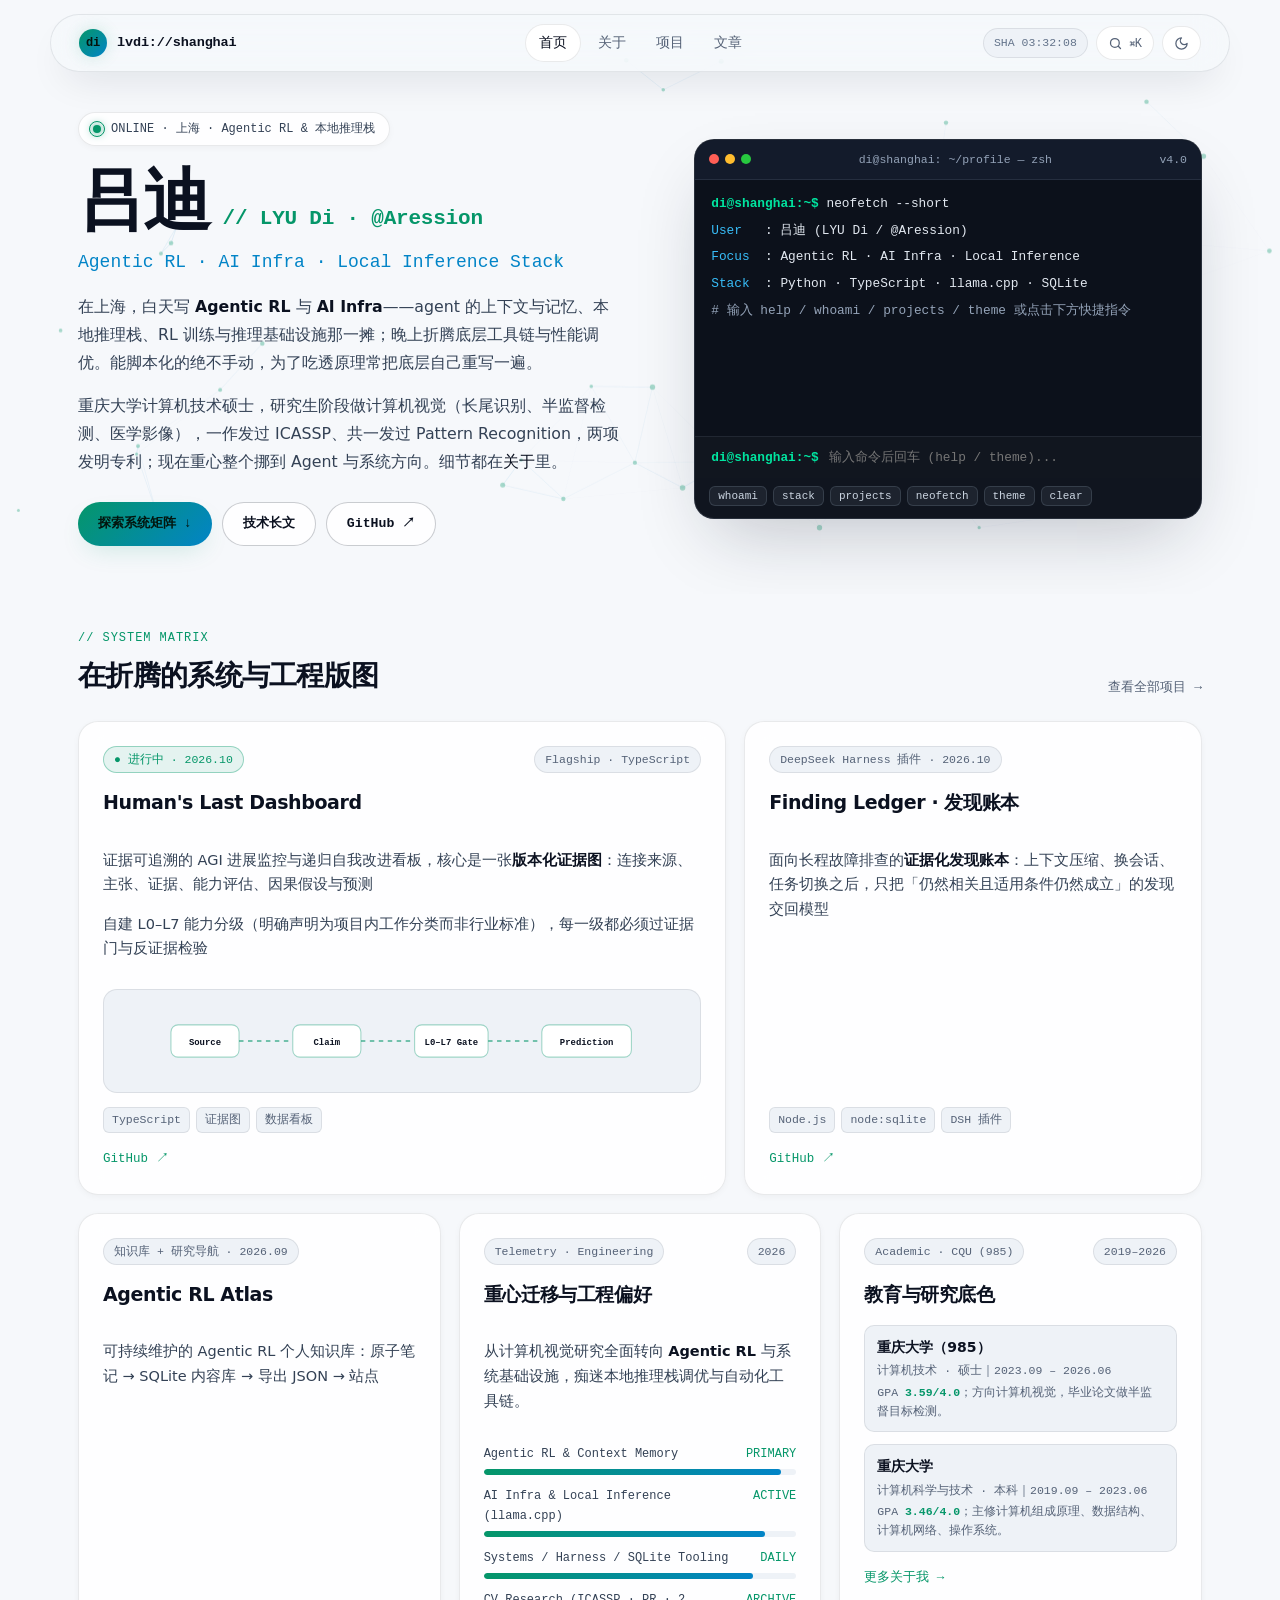
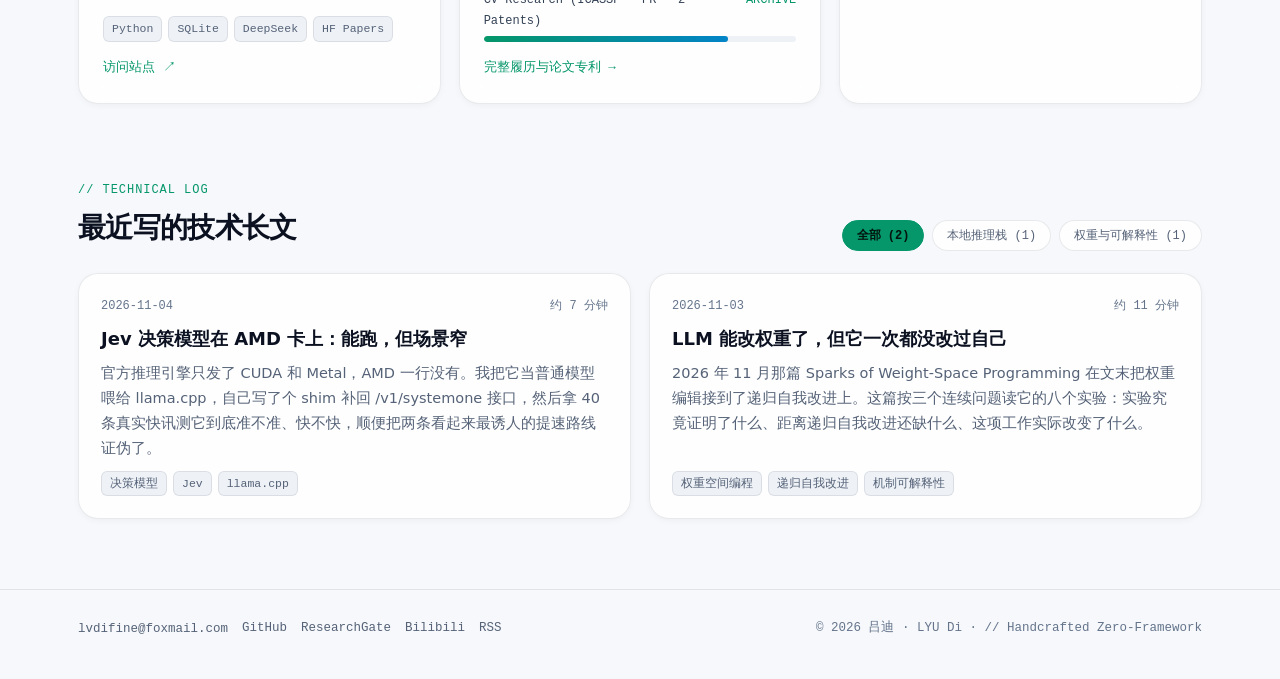
<file: index.html>
<!DOCTYPE html>
<html lang="zh-CN">
<head>
<meta charset="UTF-8">
<meta name="viewport" content="width=device-width, initial-scale=1">
<meta name="theme-color" content="#f6f8fb">
<title>吕迪 · LYU Di — Agentic RL · AI Infra</title>
<meta name="description" content="吕迪（LYU Di，@Aression）的个人主页：Agentic RL、AI Infra，以及偶尔写的技术长文。">
<meta name="author" content="Di Lv (吕迪)">
<link rel="canonical" href="https://lvdi-profile.vercel.app/">
<link rel="icon" href="data:image/svg+xml,%3Csvg xmlns='http://www.w3.org/2000/svg' viewBox='0 0 32 32'%3E%3Crect width='32' height='32' rx='7' fill='%2305070c'/%3E%3Ctext x='16' y='23' font-family='ui-monospace,monospace' font-size='16' font-weight='700' fill='%2300e5a0' text-anchor='middle'%3Edi%3C/text%3E%3C/svg%3E">
<link rel="alternate" type="application/atom+xml" title="吕迪 · 文章" href="/feed.xml">
<meta property="og:type" content="website">
<meta property="og:title" content="吕迪 · LYU Di — Agentic RL · AI Infra">
<meta property="og:description" content="吕迪（LYU Di，@Aression）的个人主页：Agentic RL、AI Infra，以及偶尔写的技术长文。">
<meta property="og:url" content="https://lvdi-profile.vercel.app/">
<meta property="og:locale" content="zh_CN">
<meta property="og:site_name" content="吕迪 · LYU Di">
<meta property="og:image" content="https://lvdi-profile.vercel.app/assets/og/home.png">
<meta property="og:image:width" content="1200">
<meta property="og:image:height" content="630">
<meta property="og:image:alt" content="吕迪 · LYU Di — Agentic RL · AI Infra">
<meta name="twitter:card" content="summary_large_image">
<meta name="twitter:image" content="https://lvdi-profile.vercel.app/assets/og/home.png">
<script>(function(){try{var s=localStorage.getItem('lvdi-theme');var t=(s==='dark'||s==='light')?s:(window.matchMedia&&window.matchMedia('(prefers-color-scheme: dark)').matches?'dark':'light');document.documentElement.setAttribute('data-theme',t);var m=document.querySelector('meta[name="theme-color"]');if(m)m.setAttribute('content',t==='dark'?'#05070c':'#f6f8fb');}catch(e){}})();</script>
<link rel="stylesheet" href="/assets/site.css">
<noscript><style>.reveal{opacity:1;transform:none}</style></noscript>
</head>
<body>
<a class="skip" href="#main">跳到主要内容</a>

<header class="dock-wrap">
  <div class="dock">
    <a class="dock-brand" href="/">
      <span class="dock-logo" aria-hidden="true">di</span>
      <span>lvdi://shanghai</span>
    </a>
    <nav aria-label="主导航">
      <ul class="dock-nav" id="dockNav">
          <li><a href="/" class="active" aria-current="page">首页</a></li>
          <li><a href="/about.html">关于</a></li>
          <li><a href="/projects.html">项目</a></li>
          <li><a href="/blog/">文章</a></li>
      </ul>
    </nav>
    <div class="dock-right">
      <span class="dock-clock" id="shClock" aria-label="上海时间">SHA --:--:--</span>
      <button type="button" class="icon-btn cmd-btn" id="cmdOpen" aria-label="打开命令面板" title="快捷命令 (⌘K / Ctrl+K)">
        <svg viewBox="0 0 24 24" fill="none" stroke="currentColor" stroke-width="2" stroke-linecap="round" stroke-linejoin="round" aria-hidden="true"><circle cx="11" cy="11" r="7"/><path d="m20 20-3.5-3.5"/></svg>
        <span class="cmd-txt">⌘K</span>
      </button>
      <button type="button" class="icon-btn theme-toggle" id="themeToggle" aria-label="切换明暗主题" title="切换明暗主题 (T)">
        <svg class="icon-sun" viewBox="0 0 24 24" fill="none" stroke="currentColor" stroke-width="2" stroke-linecap="round" stroke-linejoin="round" aria-hidden="true"><circle cx="12" cy="12" r="4"/><path d="M12 2v2M12 20v2M4.93 4.93l1.41 1.41M17.66 17.66l1.41 1.41M2 12h2M20 12h2M6.34 17.66l-1.41 1.41M19.07 4.93l-1.41 1.41"/></svg>
        <svg class="icon-moon" viewBox="0 0 24 24" fill="none" stroke="currentColor" stroke-width="2" stroke-linecap="round" stroke-linejoin="round" aria-hidden="true"><path d="M12 3a6 6 0 0 0 9 9 9 9 0 1 1-9-9Z"/></svg>
      </button>
      <button type="button" class="icon-btn dock-menu-btn" id="dockMenuBtn" aria-label="展开导航" aria-expanded="false">☰</button>
    </div>
  </div>
</header>

<main id="main">
  <section class="hero-stage">
    <canvas id="heroCanvas" aria-hidden="true"></canvas>
    <div class="wrap hero-grid">
      <div>
        <div class="status-pill">
          <span class="pulse-dot" aria-hidden="true"></span>
          <span>ONLINE · 上海 · Agentic RL &amp; 本地推理栈</span>
        </div>
        <h1 class="hero-title">
          <span>吕迪</span>
          <span class="hero-title-en">// LYU Di · @Aression</span>
        </h1>
        <p class="hero-tagline" id="heroTagline">Agentic RL · AI Infra · Local Inference Stack</p>
        <div class="hero-bio">
          <p>在上海，白天写 <strong>Agentic RL</strong> 与 <strong>AI Infra</strong>——agent 的上下文与记忆、本地推理栈、RL 训练与推理基础设施那一摊；晚上折腾底层工具链与性能调优。能脚本化的绝不手动，为了吃透原理常把底层自己重写一遍。</p>
          <p>重庆大学计算机技术硕士，研究生阶段做计算机视觉（长尾识别、半监督检测、医学影像），一作发过 ICASSP、共一发过 Pattern Recognition，两项发明专利；现在重心整个挪到 Agent 与系统方向。细节都在<a href="/about.html">关于</a>里。</p>
        </div>
        <div class="hero-cta">
          <a class="btn-primary" href="#bento">探索系统矩阵 ↓</a>
          <a class="btn-ghost" href="/blog/">技术长文</a>
          <a class="btn-ghost" href="https://github.com/Aression" target="_blank" rel="noopener">GitHub ↗</a>
        </div>
      </div>

      <div class="term-window" aria-label="交互式终端">
        <div class="term-bar">
          <span class="term-dots" aria-hidden="true"><span></span><span></span><span></span></span>
          <span class="term-title">di@shanghai: ~/profile — zsh</span>
          <span class="term-title">v4.0</span>
        </div>
        <div class="term-body" id="termOut">
          <div class="term-line"><span class="t-acc">di@shanghai:~$</span> neofetch --short</div>
          <div class="term-line"><span class="t-sky">User</span>   : 吕迪 (LYU Di / @Aression)</div>
          <div class="term-line"><span class="t-sky">Focus</span>  : Agentic RL · AI Infra · Local Inference</div>
          <div class="term-line"><span class="t-sky">Stack</span>  : Python · TypeScript · llama.cpp · SQLite</div>
          <div class="term-line"><span class="t-mut"># 输入 help / whoami / projects / theme 或点击下方快捷指令</span></div>
        </div>
        <div class="term-input-row">
          <span class="term-prompt">di@shanghai:~$</span>
          <input type="text" class="term-input" id="termInput" placeholder="输入命令后回车 (help / theme)..." autocomplete="off" spellcheck="false" aria-label="终端命令输入">
        </div>
        <div class="term-chips">
          <button type="button" class="term-chip" data-cmd="whoami">whoami</button>
          <button type="button" class="term-chip" data-cmd="stack">stack</button>
          <button type="button" class="term-chip" data-cmd="projects">projects</button>
          <button type="button" class="term-chip" data-cmd="neofetch">neofetch</button>
          <button type="button" class="term-chip" data-cmd="theme">theme</button>
          <button type="button" class="term-chip" data-cmd="clear">clear</button>
        </div>
      </div>
    </div>
  </section>

  <section class="section-block" id="bento">
    <div class="wrap">
      <div class="section-bar reveal">
        <div>
          <p class="section-kicker">// System Matrix</p>
          <h2 class="section-h">在折腾的系统与工程版图</h2>
        </div>
        <a class="section-link" href="/projects.html">查看全部项目 →</a>
      </div>

      <div class="bento-grid">
        <article class="bento-card span-7 reveal">
          <div class="bento-meta"><span class="badge-live">● 进行中 · 2026.10</span><span class="badge-muted">Flagship · TypeScript</span></div>
          <h3>Human&#x27;s Last Dashboard</h3>
          <div class="bento-desc"><p>证据可追溯的 AGI 进展监控与递归自我改进看板，核心是一张<strong>版本化证据图</strong>：连接来源、主张、证据、能力评估、因果假设与预测</p><p>自建 L0–L7 能力分级（明确声明为项目内工作分类而非行业标准），每一级都必须过证据门与反证据检验</p></div>
          <svg class="graph-viz" viewBox="0 0 540 96" role="img" aria-label="版本化证据图结构示意">
            <path class="graph-edge" d="M88 48 L148 48 M224 48 L284 48 M366 48 L426 48"/>
            <g class="graph-node" transform="translate(12,30)"><rect width="76" height="36" rx="8"/><text x="38" y="22" text-anchor="middle">Source</text></g>
            <g class="graph-node" transform="translate(148,30)"><rect width="76" height="36" rx="8"/><text x="38" y="22" text-anchor="middle">Claim</text></g>
            <g class="graph-node" transform="translate(284,30)"><rect width="82" height="36" rx="8"/><text x="41" y="22" text-anchor="middle">L0–L7 Gate</text></g>
            <g class="graph-node" transform="translate(426,30)"><rect width="100" height="36" rx="8"/><text x="50" y="22" text-anchor="middle">Prediction</text></g>
          </svg>
          <div class="pill-row"><span class="pill">TypeScript</span><span class="pill">证据图</span><span class="pill">数据看板</span></div>
          <a class="card-action" href="https://github.com/Aression/human-last-dashboard" target="_blank" rel="noopener">GitHub ↗</a>
        </article>
        <article class="bento-card span-5 reveal">
          <div class="bento-meta"><span class="badge-muted">DeepSeek Harness 插件 · 2026.10</span></div>
          <h3>Finding Ledger · 发现账本</h3>
          <div class="bento-desc"><p>面向长程故障排查的<strong>证据化发现账本</strong>：上下文压缩、换会话、任务切换之后，只把「仍然相关且适用条件仍然成立」的发现交回模型</p></div>
          
          <div class="pill-row"><span class="pill">Node.js</span><span class="pill">node:sqlite</span><span class="pill">DSH 插件</span></div>
          <a class="card-action" href="https://github.com/Aression/Finding-Ledger" target="_blank" rel="noopener">GitHub ↗</a>
        </article>
        <article class="bento-card span-4 reveal">
          <div class="bento-meta"><span class="badge-muted">知识库 + 研究导航 · 2026.09</span></div>
          <h3>Agentic RL Atlas</h3>
          <div class="bento-desc"><p>可持续维护的 Agentic RL 个人知识库：原子笔记 → SQLite 内容库 → 导出 JSON → 站点</p></div>
          
          <div class="pill-row"><span class="pill">Python</span><span class="pill">SQLite</span><span class="pill">DeepSeek</span><span class="pill">HF Papers</span></div>
          <a class="card-action" href="https://agentic-rl-atlas.vercel.app" target="_blank" rel="noopener">访问站点 ↗</a>
        </article>

        <article class="bento-card span-4 reveal">
          <div class="bento-meta">
            <span class="badge-muted">Telemetry · Engineering</span>
            <span class="badge-muted">2026</span>
          </div>
          <h3>重心迁移与工程偏好</h3>
          <div class="bento-desc"><p>从计算机视觉研究全面转向 <strong>Agentic RL</strong> 与系统基础设施，痴迷本地推理栈调优与自动化工具链。</p></div>
          <div class="telemetry-list">
            <div class="tel-row">
              <div class="tel-head"><span>Agentic RL &amp; Context Memory</span><span>PRIMARY</span></div>
              <div class="tel-track"><div class="tel-fill" data-w="95"></div></div>
            </div>            <div class="tel-row">
              <div class="tel-head"><span>AI Infra &amp; Local Inference (llama.cpp)</span><span>ACTIVE</span></div>
              <div class="tel-track"><div class="tel-fill" data-w="90"></div></div>
            </div>            <div class="tel-row">
              <div class="tel-head"><span>Systems / Harness / SQLite Tooling</span><span>DAILY</span></div>
              <div class="tel-track"><div class="tel-fill" data-w="86"></div></div>
            </div>            <div class="tel-row">
              <div class="tel-head"><span>CV Research (ICASSP · PR · 2 Patents)</span><span>ARCHIVE</span></div>
              <div class="tel-track"><div class="tel-fill" data-w="78"></div></div>
            </div>
          </div>
          <a class="card-action" href="/about.html">完整履历与论文专利 →</a>
        </article>

        <article class="bento-card span-4 reveal">
          <div class="bento-meta">
            <span class="badge-muted">Academic · CQU (985)</span>
            <span class="badge-muted">2019–2026</span>
          </div>
          <h3>教育与研究底色</h3>
          <div class="cred-list">
              <div class="cred-item">
                <div class="cred-t">重庆大学（985）</div>
                <div class="cred-s">计算机技术 · 硕士｜2023.09 – 2026.06</div>
                <div class="cred-s">GPA <em>3.59/4.0</em>；方向计算机视觉，毕业论文做半监督目标检测。</div>
              </div>              <div class="cred-item">
                <div class="cred-t">重庆大学</div>
                <div class="cred-s">计算机科学与技术 · 本科｜2019.09 – 2023.06</div>
                <div class="cred-s">GPA <em>3.46/4.0</em>；主修计算机组成原理、数据结构、计算机网络、操作系统。</div>
              </div>
          </div>
          <a class="card-action" href="/about.html">更多关于我 →</a>
        </article>
      </div>
    </div>
  </section>

  <section class="section-block" id="writing">
    <div class="wrap">
      <div class="section-bar reveal">
        <div>
          <p class="section-kicker">// Technical Log</p>
          <h2 class="section-h">最近写的技术长文</h2>
        </div>
        <div class="filter-bar" role="group" aria-label="按主题筛选文章"><button type="button" class="filter-btn active" data-filter="all">全部 (2)</button><button type="button" class="filter-btn" data-filter="inference">本地推理栈 (1)</button><button type="button" class="filter-btn" data-filter="interp">权重与可解释性 (1)</button></div>
      </div>

      <div class="log-list">
        <article class="log-card reveal" data-cat="inference">
          <div class="log-top"><span>2026-11-04</span><span>约 7 分钟</span></div>
          <h3><a href="/blog/jev-decision-model-amd-vulkan.html">Jev 决策模型在 AMD 卡上：能跑，但场景窄</a></h3>
          <p>官方推理引擎只发了 CUDA 和 Metal，AMD 一行没有。我把它当普通模型喂给 llama.cpp，自己写了个 shim 补回 /v1/systemone 接口，然后拿 40 条真实快讯测它到底准不准、快不快，顺便把两条看起来最诱人的提速路线证伪了。</p>
          <div class="pill-row"><span class="pill">决策模型</span><span class="pill">Jev</span><span class="pill">llama.cpp</span></div>
        </article>
        <article class="log-card reveal" data-cat="interp">
          <div class="log-top"><span>2026-11-03</span><span>约 11 分钟</span></div>
          <h3><a href="/blog/weight-space-programming-rsi.html">LLM 能改权重了，但它一次都没改过自己</a></h3>
          <p>2026 年 11 月那篇 Sparks of Weight-Space Programming 在文末把权重编辑接到了递归自我改进上。这篇按三个连续问题读它的八个实验：实验究竟证明了什么、距离递归自我改进还缺什么、这项工作实际改变了什么。</p>
          <div class="pill-row"><span class="pill">权重空间编程</span><span class="pill">递归自我改进</span><span class="pill">机制可解释性</span></div>
        </article>
      </div>
    </div>
  </section>

</main>

<footer class="site-footer">
  <div class="wrap foot-grid">
    <div class="foot-links">
      <button type="button" id="copyMailBtn" data-mail="lvdifine@foxmail.com" title="点击复制邮箱">lvdifine@foxmail.com</button>
      <a href="https://github.com/Aression" target="_blank" rel="noopener">GitHub</a>
      <a href="https://www.researchgate.net/profile/Di-Lv-6" target="_blank" rel="noopener">ResearchGate</a>
      <a href="https://space.bilibili.com/7676105" target="_blank" rel="noopener">Bilibili</a>
      <a href="/feed.xml">RSS</a>
    </div>
    <div>© <span id="year">2026</span> 吕迪 · LYU Di · // Handcrafted Zero-Framework</div>
  </div>
</footer>
<script src="/assets/site.js" defer></script>
</body>
</html>
</file>
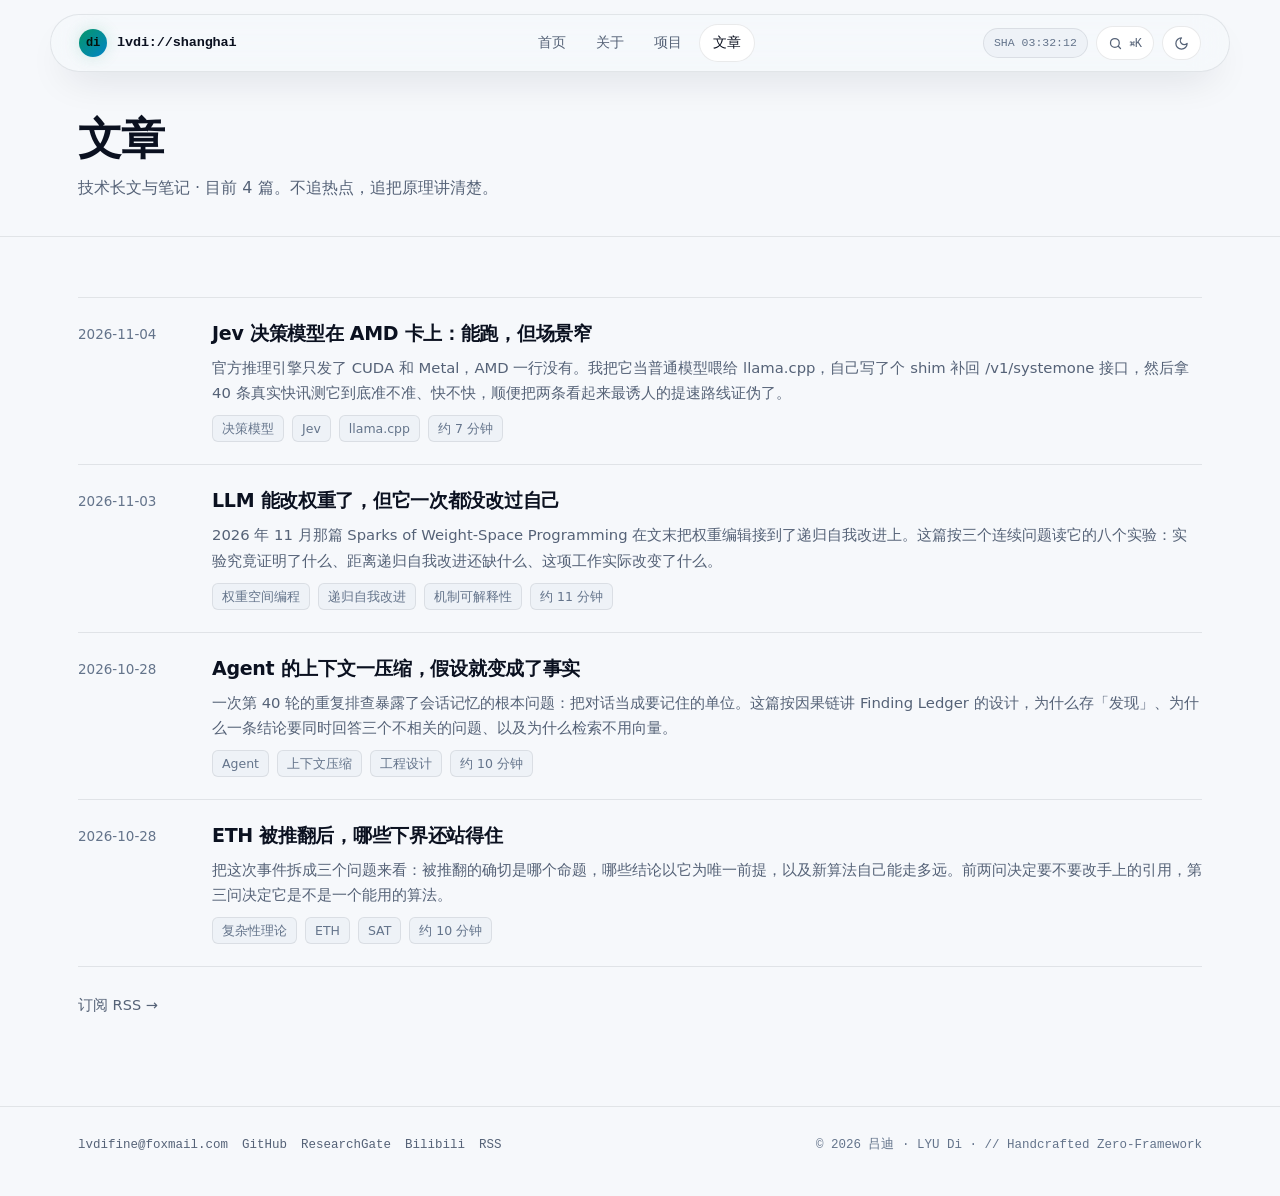
<file: blog/index.html>
<!DOCTYPE html>
<html lang="zh-CN">
<head>
<meta charset="UTF-8">
<meta name="viewport" content="width=device-width, initial-scale=1">
<meta name="theme-color" content="#f6f8fb">
<title>文章 — 吕迪</title>
<meta name="description" content="吕迪的技术长文与笔记：复杂性理论、Agentic RL、AI Infra、系统与工具链。">
<meta name="author" content="Di Lv (吕迪)">
<link rel="canonical" href="https://lvdi-profile.vercel.app/blog/">
<link rel="icon" href="data:image/svg+xml,%3Csvg xmlns='http://www.w3.org/2000/svg' viewBox='0 0 32 32'%3E%3Crect width='32' height='32' rx='7' fill='%2305070c'/%3E%3Ctext x='16' y='23' font-family='ui-monospace,monospace' font-size='16' font-weight='700' fill='%2300e5a0' text-anchor='middle'%3Edi%3C/text%3E%3C/svg%3E">
<link rel="alternate" type="application/atom+xml" title="吕迪 · 文章" href="/feed.xml">
<meta property="og:type" content="website">
<meta property="og:title" content="文章 — 吕迪">
<meta property="og:description" content="吕迪的技术长文与笔记：复杂性理论、Agentic RL、AI Infra、系统与工具链。">
<meta property="og:url" content="https://lvdi-profile.vercel.app/blog/">
<meta property="og:locale" content="zh_CN">
<meta property="og:site_name" content="吕迪 · LYU Di">
<meta name="twitter:card" content="summary">
<script>(function(){try{var s=localStorage.getItem('lvdi-theme');var t=(s==='dark'||s==='light')?s:(window.matchMedia&&window.matchMedia('(prefers-color-scheme: dark)').matches?'dark':'light');document.documentElement.setAttribute('data-theme',t);var m=document.querySelector('meta[name="theme-color"]');if(m)m.setAttribute('content',t==='dark'?'#05070c':'#f6f8fb');}catch(e){}})();</script>
<link rel="stylesheet" href="/assets/site.css">
<noscript><style>.reveal{opacity:1;transform:none}</style></noscript>
</head>
<body>
<a class="skip" href="#main">跳到主要内容</a>

<header class="dock-wrap">
  <div class="dock">
    <a class="dock-brand" href="/">
      <span class="dock-logo" aria-hidden="true">di</span>
      <span>lvdi://shanghai</span>
    </a>
    <nav aria-label="主导航">
      <ul class="dock-nav" id="dockNav">
          <li><a href="/">首页</a></li>
          <li><a href="/about.html">关于</a></li>
          <li><a href="/projects.html">项目</a></li>
          <li><a href="/blog/" class="active" aria-current="page">文章</a></li>
      </ul>
    </nav>
    <div class="dock-right">
      <span class="dock-clock" id="shClock" aria-label="上海时间">SHA --:--:--</span>
      <button type="button" class="icon-btn cmd-btn" id="cmdOpen" aria-label="打开命令面板" title="快捷命令 (⌘K / Ctrl+K)">
        <svg viewBox="0 0 24 24" fill="none" stroke="currentColor" stroke-width="2" stroke-linecap="round" stroke-linejoin="round" aria-hidden="true"><circle cx="11" cy="11" r="7"/><path d="m20 20-3.5-3.5"/></svg>
        <span class="cmd-txt">⌘K</span>
      </button>
      <button type="button" class="icon-btn theme-toggle" id="themeToggle" aria-label="切换明暗主题" title="切换明暗主题 (T)">
        <svg class="icon-sun" viewBox="0 0 24 24" fill="none" stroke="currentColor" stroke-width="2" stroke-linecap="round" stroke-linejoin="round" aria-hidden="true"><circle cx="12" cy="12" r="4"/><path d="M12 2v2M12 20v2M4.93 4.93l1.41 1.41M17.66 17.66l1.41 1.41M2 12h2M20 12h2M6.34 17.66l-1.41 1.41M19.07 4.93l-1.41 1.41"/></svg>
        <svg class="icon-moon" viewBox="0 0 24 24" fill="none" stroke="currentColor" stroke-width="2" stroke-linecap="round" stroke-linejoin="round" aria-hidden="true"><path d="M12 3a6 6 0 0 0 9 9 9 9 0 1 1-9-9Z"/></svg>
      </button>
      <button type="button" class="icon-btn dock-menu-btn" id="dockMenuBtn" aria-label="展开导航" aria-expanded="false">☰</button>
    </div>
  </div>
</header>

<main id="main">
  <div class="page-head">
    <div class="wrap">
      <h1>文章</h1>
      <p>技术长文与笔记 · 目前 4 篇。不追热点，追把原理讲清楚。</p>
    </div>
  </div>

  <section id="posts">
    <div class="wrap">
      <ul class="post-list" data-paginate data-page-size="5" data-pager-target="#pager-posts">
      <li class="post-item reveal" data-page-item>
        <div class="post-date">2026-11-04</div>
        <div>
          <h3 class="post-h"><a href="/blog/jev-decision-model-amd-vulkan.html">Jev 决策模型在 AMD 卡上：能跑，但场景窄</a></h3>
          <p class="post-sum">官方推理引擎只发了 CUDA 和 Metal，AMD 一行没有。我把它当普通模型喂给 llama.cpp，自己写了个 shim 补回 /v1/systemone 接口，然后拿 40 条真实快讯测它到底准不准、快不快，顺便把两条看起来最诱人的提速路线证伪了。</p>
          <div class="post-tags"><span>决策模型</span><span>Jev</span><span>llama.cpp</span><span>约 7 分钟</span></div>
        </div>
      </li>
      <li class="post-item reveal" data-page-item>
        <div class="post-date">2026-11-03</div>
        <div>
          <h3 class="post-h"><a href="/blog/weight-space-programming-rsi.html">LLM 能改权重了，但它一次都没改过自己</a></h3>
          <p class="post-sum">2026 年 11 月那篇 Sparks of Weight-Space Programming 在文末把权重编辑接到了递归自我改进上。这篇按三个连续问题读它的八个实验：实验究竟证明了什么、距离递归自我改进还缺什么、这项工作实际改变了什么。</p>
          <div class="post-tags"><span>权重空间编程</span><span>递归自我改进</span><span>机制可解释性</span><span>约 11 分钟</span></div>
        </div>
      </li>
      <li class="post-item reveal" data-page-item>
        <div class="post-date">2026-10-28</div>
        <div>
          <h3 class="post-h"><a href="/blog/finding-ledger-evidence-memory.html">Agent 的上下文一压缩，假设就变成了事实</a></h3>
          <p class="post-sum">一次第 40 轮的重复排查暴露了会话记忆的根本问题：把对话当成要记住的单位。这篇按因果链讲 Finding Ledger 的设计，为什么存「发现」、为什么一条结论要同时回答三个不相关的问题、以及为什么检索不用向量。</p>
          <div class="post-tags"><span>Agent</span><span>上下文压缩</span><span>工程设计</span><span>约 10 分钟</span></div>
        </div>
      </li>
      <li class="post-item reveal" data-page-item>
        <div class="post-date">2026-10-28</div>
        <div>
          <h3 class="post-h"><a href="/blog/eth-exponential-time-hypothesis.html">ETH 被推翻后，哪些下界还站得住</a></h3>
          <p class="post-sum">把这次事件拆成三个问题来看：被推翻的确切是哪个命题，哪些结论以它为唯一前提，以及新算法自己能走多远。前两问决定要不要改手上的引用，第三问决定它是不是一个能用的算法。</p>
          <div class="post-tags"><span>复杂性理论</span><span>ETH</span><span>SAT</span><span>约 10 分钟</span></div>
        </div>
      </li>
      </ul>
      <nav class="pager" id="pager-posts" data-pager aria-label="文章分页" hidden></nav>
      <p class="sec-more"><a href="/feed.xml">订阅 RSS →</a></p>
    </div>
  </section>

</main>

<footer class="site-footer">
  <div class="wrap foot-grid">
    <div class="foot-links">
      <button type="button" id="copyMailBtn" data-mail="lvdifine@foxmail.com" title="点击复制邮箱">lvdifine@foxmail.com</button>
      <a href="https://github.com/Aression" target="_blank" rel="noopener">GitHub</a>
      <a href="https://www.researchgate.net/profile/Di-Lv-6" target="_blank" rel="noopener">ResearchGate</a>
      <a href="https://space.bilibili.com/7676105" target="_blank" rel="noopener">Bilibili</a>
      <a href="/feed.xml">RSS</a>
    </div>
    <div>© <span id="year">2026</span> 吕迪 · LYU Di · // Handcrafted Zero-Framework</div>
  </div>
</footer>
<script src="/assets/site.js" defer></script>
</body>
</html>
</file>
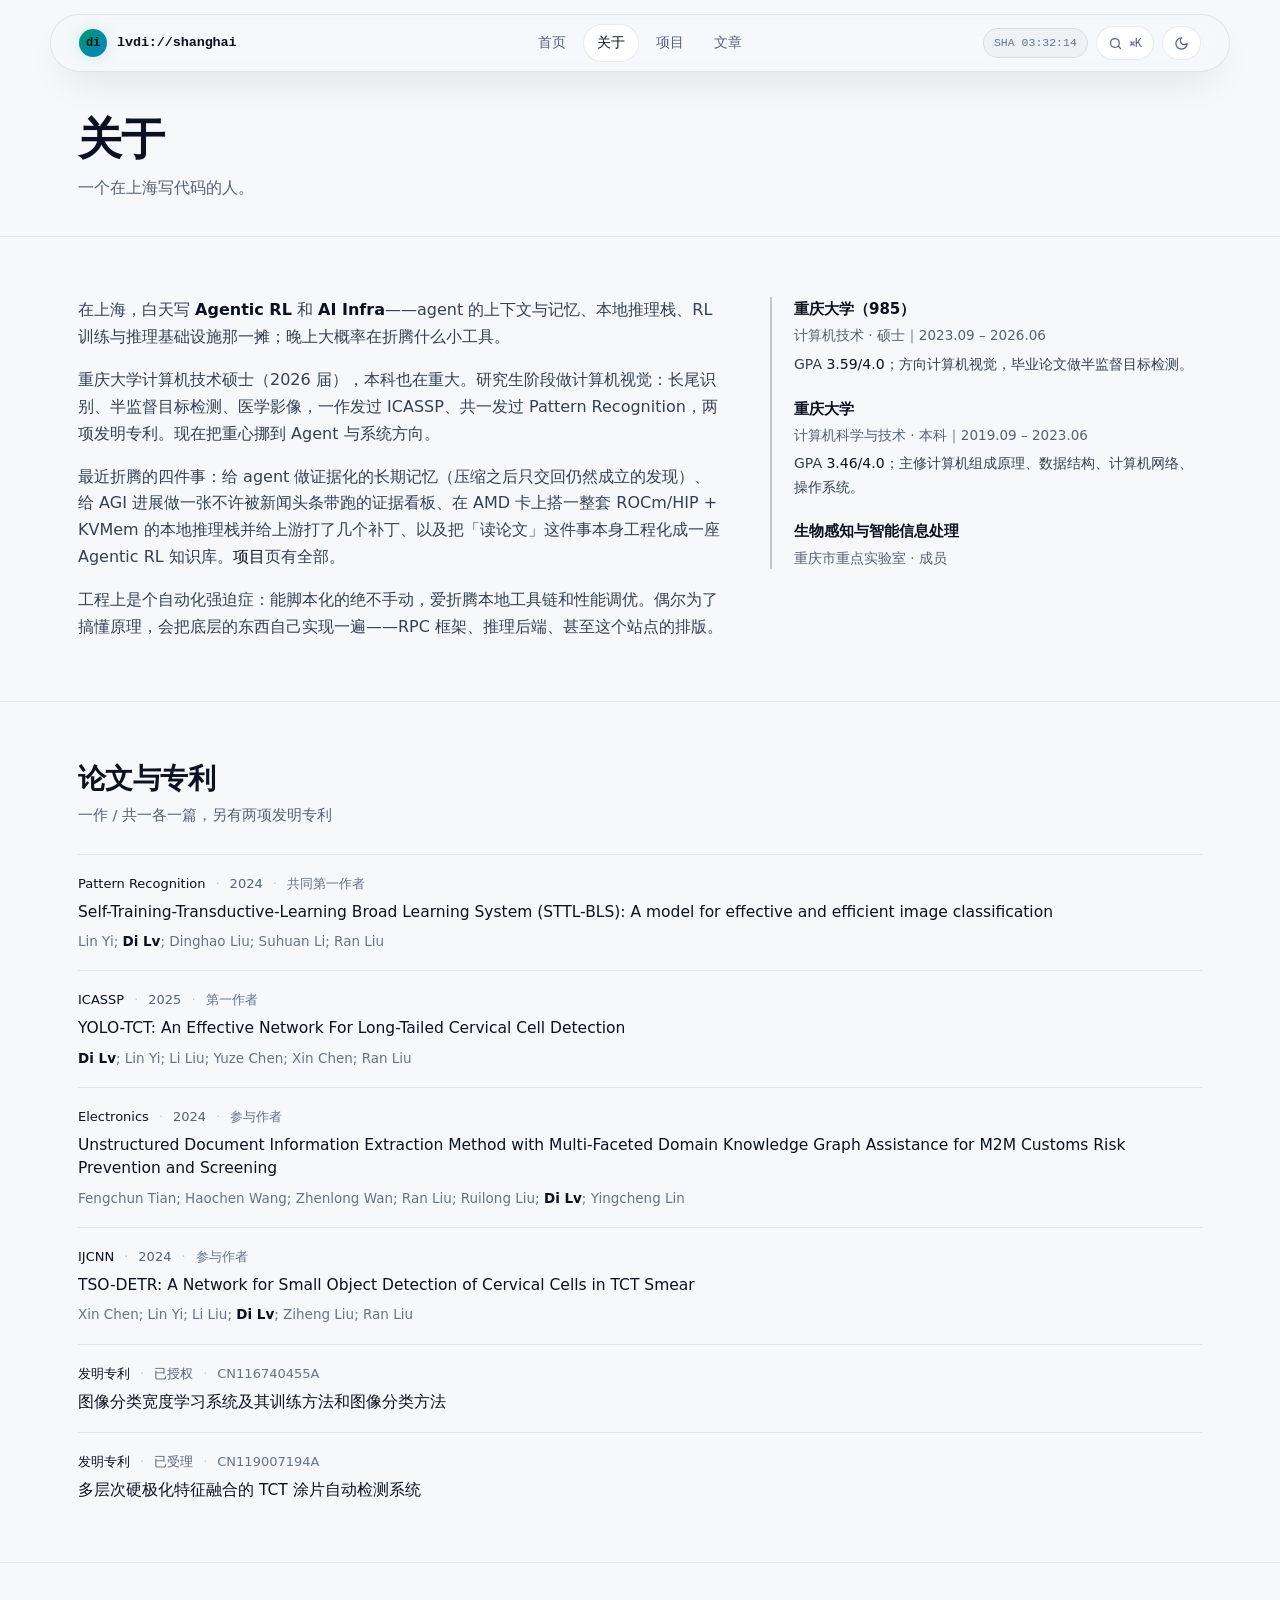
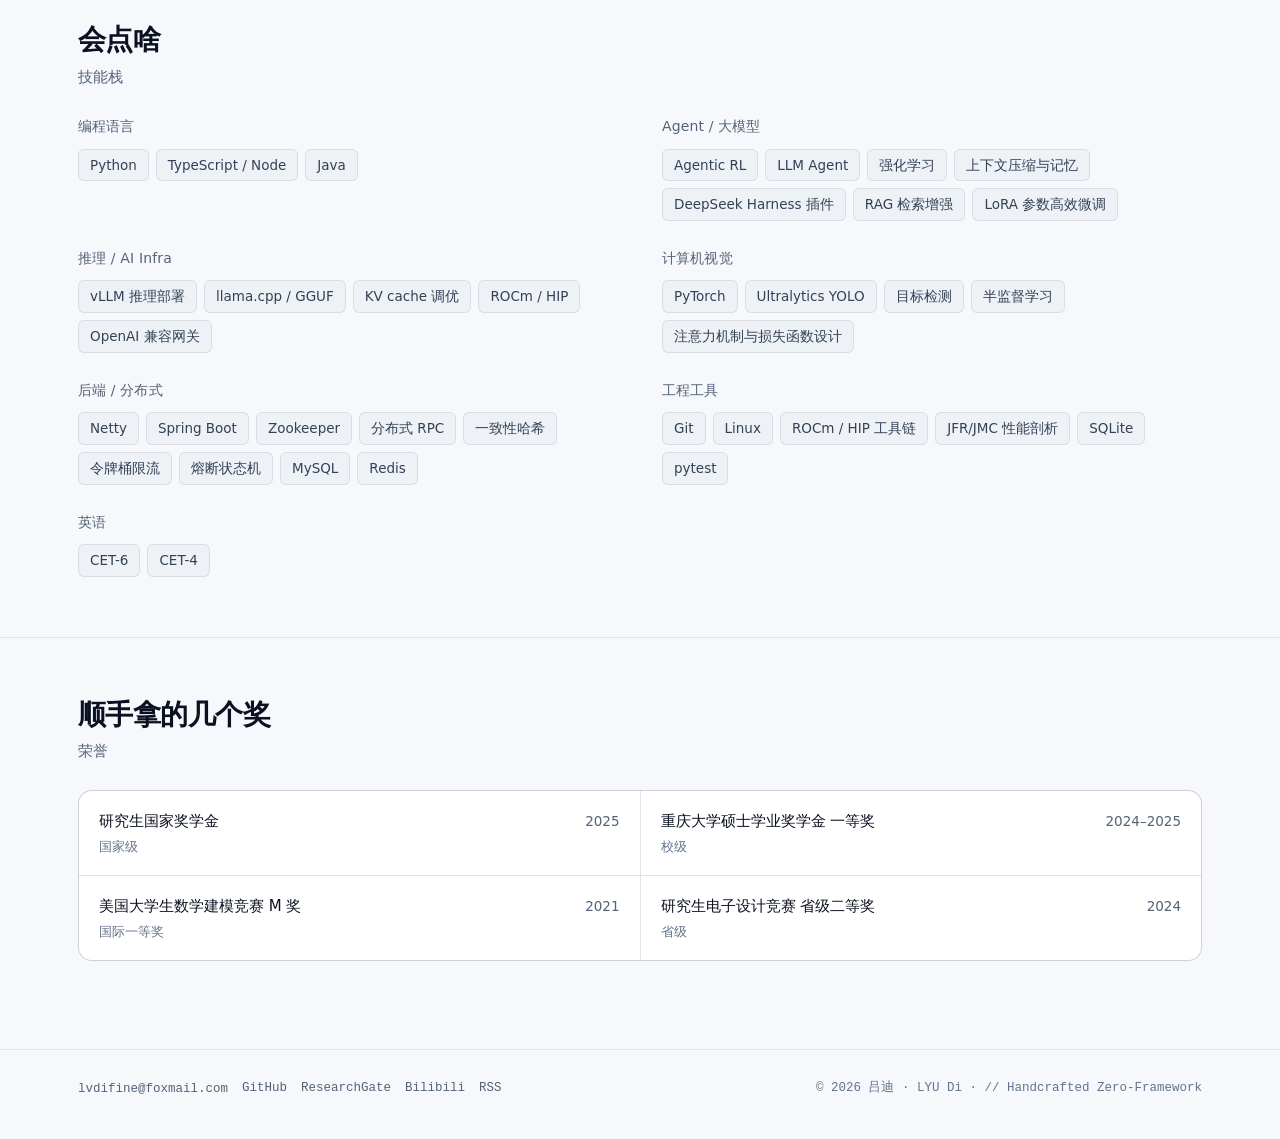
<file: about.html>
<!DOCTYPE html>
<html lang="zh-CN">
<head>
<meta charset="UTF-8">
<meta name="viewport" content="width=device-width, initial-scale=1">
<meta name="theme-color" content="#f6f8fb">
<title>关于 — 吕迪</title>
<meta name="description" content="吕迪（LYU Di）的简介、教育经历、正在做的方向、论文与专利、技能栈与荣誉。">
<meta name="author" content="Di Lv (吕迪)">
<link rel="canonical" href="https://lvdi-profile.vercel.app/about.html">
<link rel="icon" href="data:image/svg+xml,%3Csvg xmlns='http://www.w3.org/2000/svg' viewBox='0 0 32 32'%3E%3Crect width='32' height='32' rx='7' fill='%2305070c'/%3E%3Ctext x='16' y='23' font-family='ui-monospace,monospace' font-size='16' font-weight='700' fill='%2300e5a0' text-anchor='middle'%3Edi%3C/text%3E%3C/svg%3E">
<link rel="alternate" type="application/atom+xml" title="吕迪 · 文章" href="/feed.xml">
<meta property="og:type" content="website">
<meta property="og:title" content="关于 — 吕迪">
<meta property="og:description" content="吕迪（LYU Di）的简介、教育经历、正在做的方向、论文与专利、技能栈与荣誉。">
<meta property="og:url" content="https://lvdi-profile.vercel.app/about.html">
<meta property="og:locale" content="zh_CN">
<meta property="og:site_name" content="吕迪 · LYU Di">
<meta name="twitter:card" content="summary">
<script>(function(){try{var s=localStorage.getItem('lvdi-theme');var t=(s==='dark'||s==='light')?s:(window.matchMedia&&window.matchMedia('(prefers-color-scheme: dark)').matches?'dark':'light');document.documentElement.setAttribute('data-theme',t);var m=document.querySelector('meta[name="theme-color"]');if(m)m.setAttribute('content',t==='dark'?'#05070c':'#f6f8fb');}catch(e){}})();</script>
<link rel="stylesheet" href="/assets/site.css">
<noscript><style>.reveal{opacity:1;transform:none}</style></noscript>
</head>
<body>
<a class="skip" href="#main">跳到主要内容</a>

<header class="dock-wrap">
  <div class="dock">
    <a class="dock-brand" href="/">
      <span class="dock-logo" aria-hidden="true">di</span>
      <span>lvdi://shanghai</span>
    </a>
    <nav aria-label="主导航">
      <ul class="dock-nav" id="dockNav">
          <li><a href="/">首页</a></li>
          <li><a href="/about.html" class="active" aria-current="page">关于</a></li>
          <li><a href="/projects.html">项目</a></li>
          <li><a href="/blog/">文章</a></li>
      </ul>
    </nav>
    <div class="dock-right">
      <span class="dock-clock" id="shClock" aria-label="上海时间">SHA --:--:--</span>
      <button type="button" class="icon-btn cmd-btn" id="cmdOpen" aria-label="打开命令面板" title="快捷命令 (⌘K / Ctrl+K)">
        <svg viewBox="0 0 24 24" fill="none" stroke="currentColor" stroke-width="2" stroke-linecap="round" stroke-linejoin="round" aria-hidden="true"><circle cx="11" cy="11" r="7"/><path d="m20 20-3.5-3.5"/></svg>
        <span class="cmd-txt">⌘K</span>
      </button>
      <button type="button" class="icon-btn theme-toggle" id="themeToggle" aria-label="切换明暗主题" title="切换明暗主题 (T)">
        <svg class="icon-sun" viewBox="0 0 24 24" fill="none" stroke="currentColor" stroke-width="2" stroke-linecap="round" stroke-linejoin="round" aria-hidden="true"><circle cx="12" cy="12" r="4"/><path d="M12 2v2M12 20v2M4.93 4.93l1.41 1.41M17.66 17.66l1.41 1.41M2 12h2M20 12h2M6.34 17.66l-1.41 1.41M19.07 4.93l-1.41 1.41"/></svg>
        <svg class="icon-moon" viewBox="0 0 24 24" fill="none" stroke="currentColor" stroke-width="2" stroke-linecap="round" stroke-linejoin="round" aria-hidden="true"><path d="M12 3a6 6 0 0 0 9 9 9 9 0 1 1-9-9Z"/></svg>
      </button>
      <button type="button" class="icon-btn dock-menu-btn" id="dockMenuBtn" aria-label="展开导航" aria-expanded="false">☰</button>
    </div>
  </div>
</header>

<main id="main">
  <div class="page-head">
    <div class="wrap">
      <h1>关于</h1>
      <p>一个在上海写代码的人。</p>
    </div>
  </div>

  <section id="intro">
    <div class="wrap">
      <div class="two-col">
        <div class="prose-sm reveal">
          <p>在上海，白天写 <strong>Agentic RL</strong> 和 <strong>AI Infra</strong>——agent 的上下文与记忆、本地推理栈、RL 训练与推理基础设施那一摊；晚上大概率在折腾什么小工具。</p>
          <p>重庆大学计算机技术硕士（2026 届），本科也在重大。研究生阶段做计算机视觉：长尾识别、半监督目标检测、医学影像，一作发过 ICASSP、共一发过 Pattern Recognition，两项发明专利。现在把重心挪到 Agent 与系统方向。</p>
          <p>最近折腾的四件事：给 agent 做证据化的长期记忆（压缩之后只交回仍然成立的发现）、给 AGI 进展做一张不许被新闻头条带跑的证据看板、在 AMD 卡上搭一整套 ROCm/HIP + KVMem 的本地推理栈并给上游打了几个补丁、以及把「读论文」这件事本身工程化成一座 Agentic RL 知识库。<a href="/projects.html">项目</a>页有全部。</p>
          <p>工程上是个自动化强迫症：能脚本化的绝不手动，爱折腾本地工具链和性能调优。偶尔为了搞懂原理，会把底层的东西自己实现一遍——RPC 框架、推理后端、甚至这个站点的排版。</p>
        </div>
        <div class="side-list reveal">
          <div class="side-item"><div class="side-t">重庆大学（985）</div><div class="side-s">计算机技术 · 硕士｜2023.09 – 2026.06</div><div class="side-d">GPA <em>3.59/4.0</em>；方向计算机视觉，毕业论文做半监督目标检测。</div></div><div class="side-item"><div class="side-t">重庆大学</div><div class="side-s">计算机科学与技术 · 本科｜2019.09 – 2023.06</div><div class="side-d">GPA <em>3.46/4.0</em>；主修计算机组成原理、数据结构、计算机网络、操作系统。</div></div><div class="side-item"><div class="side-t">生物感知与智能信息处理</div><div class="side-s">重庆市重点实验室 · 成员</div></div>
        </div>
      </div>
    </div>
  </section>

  <section id="publications">
    <div class="wrap">
      <div class="sec-head reveal">
        <h2 class="sec-title">论文与专利</h2>
        <p class="sec-note">一作 / 共一各一篇，另有两项发明专利</p>
      </div>
      <ul class="pub-list">
        <li class="pub-item">
          <div class="pub-meta-line">
            <span class="venue">Pattern Recognition</span>
            <span>2024</span>
            <span class="role">共同第一作者</span>
          </div>
          <p class="pub-t"><a href="https://doi.org/10.1016/j.patcog.2024.110747" target="_blank" rel="noopener">Self-Training-Transductive-Learning Broad Learning System (STTL-BLS): A model for effective and efficient image classification</a></p>
          <p class="pub-authors">Lin Yi; <strong class="me">Di Lv</strong>; Dinghao Liu; Suhuan Li; Ran Liu</p>
        </li>
        <li class="pub-item">
          <div class="pub-meta-line">
            <span class="venue">ICASSP</span>
            <span>2025</span>
            <span class="role">第一作者</span>
          </div>
          <p class="pub-t"><a href="https://doi.org/10.1109/ICASSP49660.2025.10888567" target="_blank" rel="noopener">YOLO-TCT: An Effective Network For Long-Tailed Cervical Cell Detection</a></p>
          <p class="pub-authors"><strong class="me">Di Lv</strong>; Lin Yi; Li Liu; Yuze Chen; Xin Chen; Ran Liu</p>
        </li>
        <li class="pub-item">
          <div class="pub-meta-line">
            <span class="venue">Electronics</span>
            <span>2024</span>
            <span class="role">参与作者</span>
          </div>
          <p class="pub-t"><a href="https://doi.org/10.3390/electronics13101941" target="_blank" rel="noopener">Unstructured Document Information Extraction Method with Multi-Faceted Domain Knowledge Graph Assistance for M2M Customs Risk Prevention and Screening</a></p>
          <p class="pub-authors">Fengchun Tian; Haochen Wang; Zhenlong Wan; Ran Liu; Ruilong Liu; <strong class="me">Di Lv</strong>; Yingcheng Lin</p>
        </li>
        <li class="pub-item">
          <div class="pub-meta-line">
            <span class="venue">IJCNN</span>
            <span>2024</span>
            <span class="role">参与作者</span>
          </div>
          <p class="pub-t"><a href="https://doi.org/10.1109/IJCNN60899.2024.10650706" target="_blank" rel="noopener">TSO-DETR: A Network for Small Object Detection of Cervical Cells in TCT Smear</a></p>
          <p class="pub-authors">Xin Chen; Lin Yi; Li Liu; <strong class="me">Di Lv</strong>; Ziheng Liu; Ran Liu</p>
        </li>
        <li class="pub-item">
          <div class="pub-meta-line">
            <span class="venue">发明专利</span>
            <span>已授权</span>
            <span class="role">CN116740455A</span>
          </div>
          <p class="pub-t">图像分类宽度学习系统及其训练方法和图像分类方法</p>
        </li>
        <li class="pub-item">
          <div class="pub-meta-line">
            <span class="venue">发明专利</span>
            <span>已受理</span>
            <span class="role">CN119007194A</span>
          </div>
          <p class="pub-t">多层次硬极化特征融合的 TCT 涂片自动检测系统</p>
        </li>
      </ul>
    </div>
  </section>

  <section id="skills">
    <div class="wrap">
      <div class="sec-head reveal">
        <h2 class="sec-title">会点啥</h2>
        <p class="sec-note">技能栈</p>
      </div>
      <div class="skill-grid reveal">
        <div><h3 class="skill-h">编程语言</h3><div class="skill-list"><span>Python</span><span>TypeScript / Node</span><span>Java</span></div></div><div><h3 class="skill-h">Agent / 大模型</h3><div class="skill-list"><span>Agentic RL</span><span>LLM Agent</span><span>强化学习</span><span>上下文压缩与记忆</span><span>DeepSeek Harness 插件</span><span>RAG 检索增强</span><span>LoRA 参数高效微调</span></div></div><div><h3 class="skill-h">推理 / AI Infra</h3><div class="skill-list"><span>vLLM 推理部署</span><span>llama.cpp / GGUF</span><span>KV cache 调优</span><span>ROCm / HIP</span><span>OpenAI 兼容网关</span></div></div><div><h3 class="skill-h">计算机视觉</h3><div class="skill-list"><span>PyTorch</span><span>Ultralytics YOLO</span><span>目标检测</span><span>半监督学习</span><span>注意力机制与损失函数设计</span></div></div><div><h3 class="skill-h">后端 / 分布式</h3><div class="skill-list"><span>Netty</span><span>Spring Boot</span><span>Zookeeper</span><span>分布式 RPC</span><span>一致性哈希</span><span>令牌桶限流</span><span>熔断状态机</span><span>MySQL</span><span>Redis</span></div></div><div><h3 class="skill-h">工程工具</h3><div class="skill-list"><span>Git</span><span>Linux</span><span>ROCm / HIP 工具链</span><span>JFR/JMC 性能剖析</span><span>SQLite</span><span>pytest</span></div></div><div><h3 class="skill-h">英语</h3><div class="skill-list"><span>CET-6</span><span>CET-4</span></div></div>
      </div>
    </div>
  </section>

  <section id="honors">
    <div class="wrap">
      <div class="sec-head reveal">
        <h2 class="sec-title">顺手拿的几个奖</h2>
        <p class="sec-note">荣誉</p>
      </div>
      <div class="honor-grid reveal">
        <div class="honor"><div class="honor-t">研究生国家奖学金<small>国家级</small></div><div class="honor-y">2025</div></div><div class="honor"><div class="honor-t">重庆大学硕士学业奖学金 一等奖<small>校级</small></div><div class="honor-y">2024–2025</div></div><div class="honor"><div class="honor-t">美国大学生数学建模竞赛 M 奖<small>国际一等奖</small></div><div class="honor-y">2021</div></div><div class="honor"><div class="honor-t">研究生电子设计竞赛 省级二等奖<small>省级</small></div><div class="honor-y">2024</div></div>
      </div>
    </div>
  </section>

</main>

<footer class="site-footer">
  <div class="wrap foot-grid">
    <div class="foot-links">
      <button type="button" id="copyMailBtn" data-mail="lvdifine@foxmail.com" title="点击复制邮箱">lvdifine@foxmail.com</button>
      <a href="https://github.com/Aression" target="_blank" rel="noopener">GitHub</a>
      <a href="https://www.researchgate.net/profile/Di-Lv-6" target="_blank" rel="noopener">ResearchGate</a>
      <a href="https://space.bilibili.com/7676105" target="_blank" rel="noopener">Bilibili</a>
      <a href="/feed.xml">RSS</a>
    </div>
    <div>© <span id="year">2026</span> 吕迪 · LYU Di · // Handcrafted Zero-Framework</div>
  </div>
</footer>
<script src="/assets/site.js" defer></script>
</body>
</html>
</file>
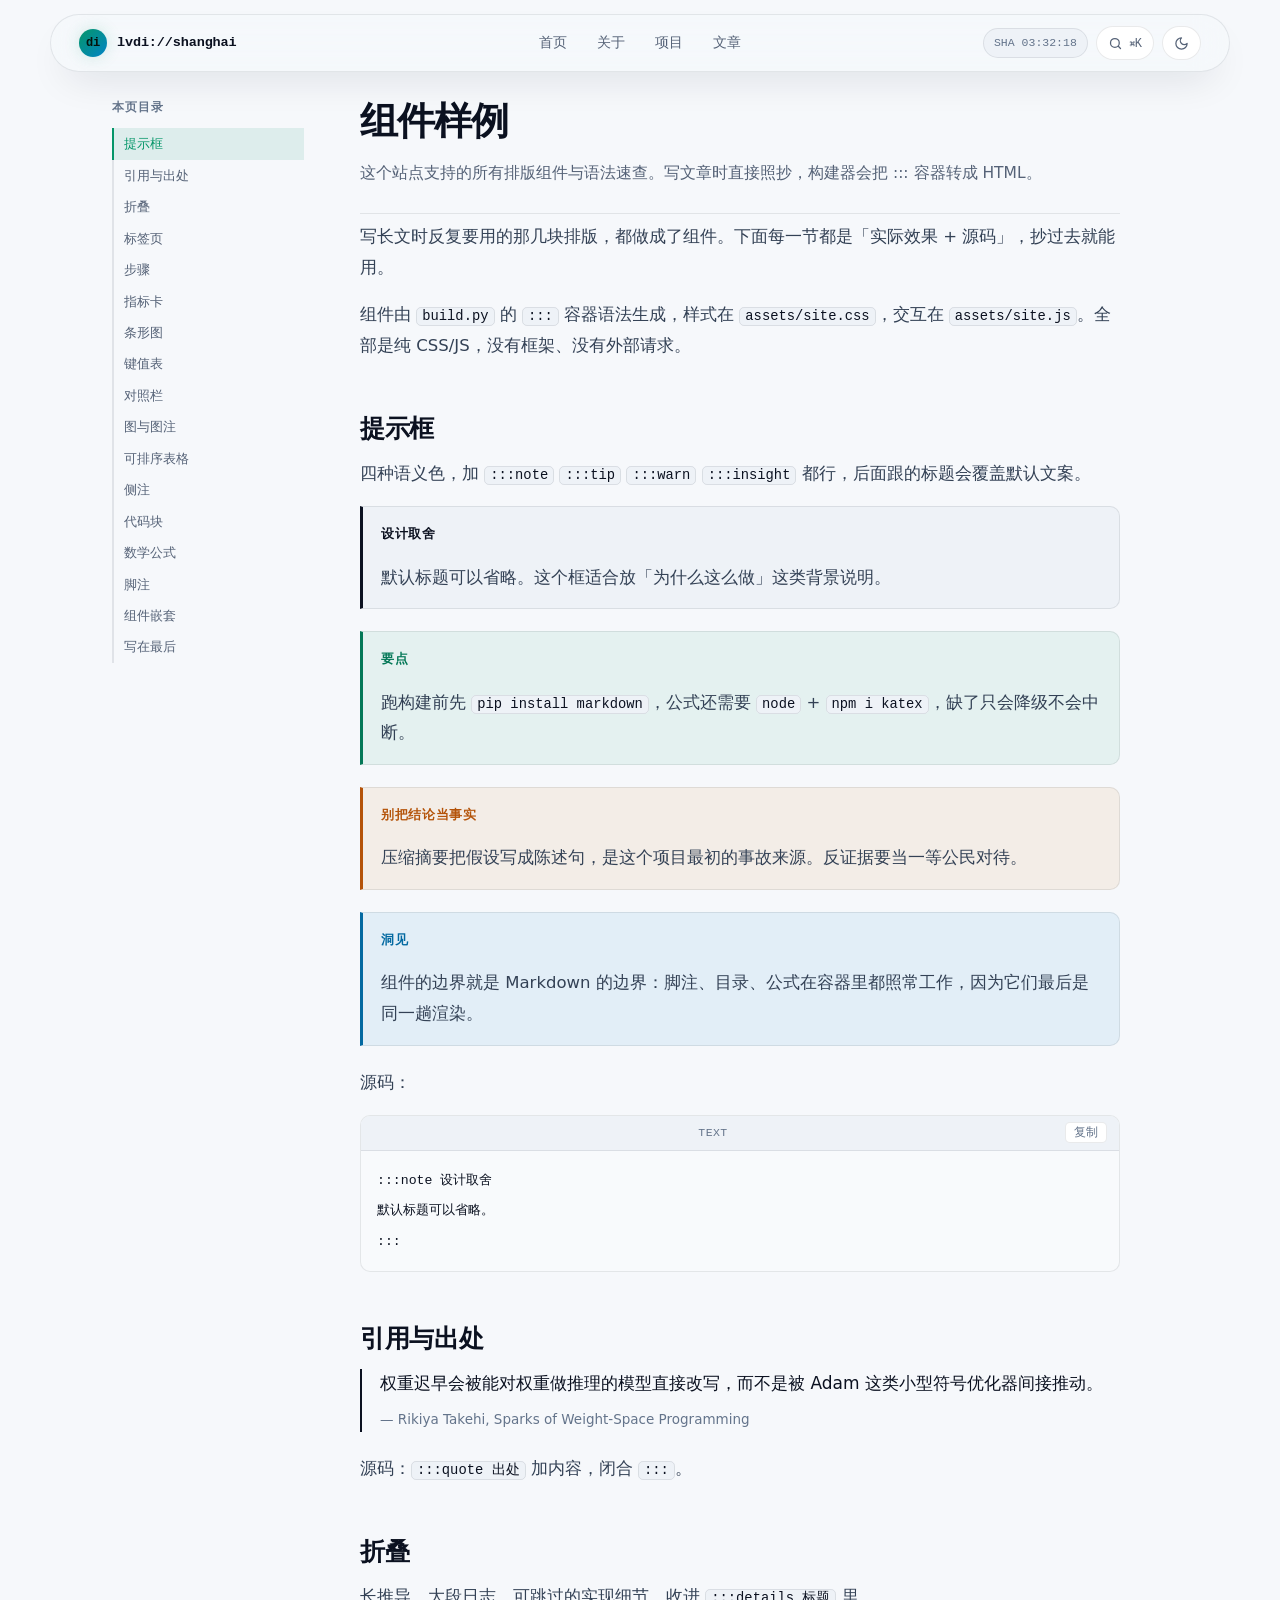
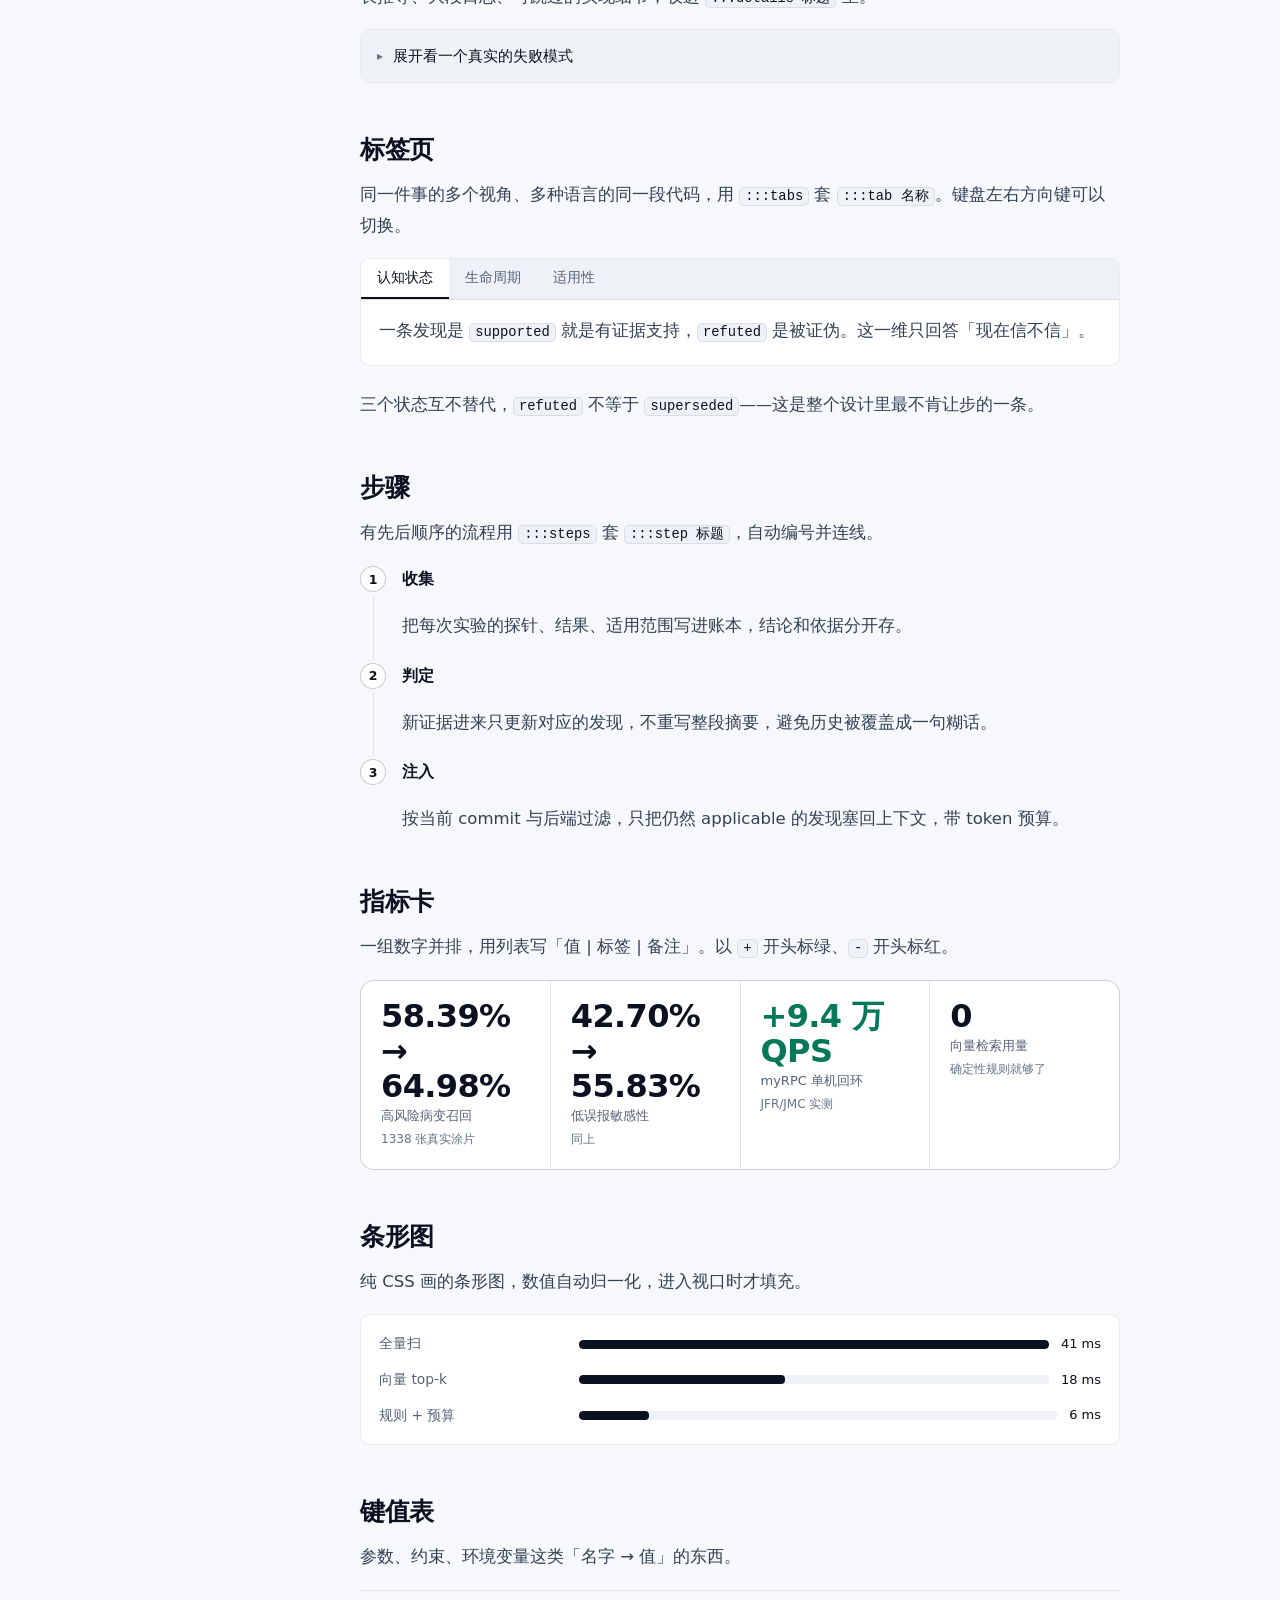
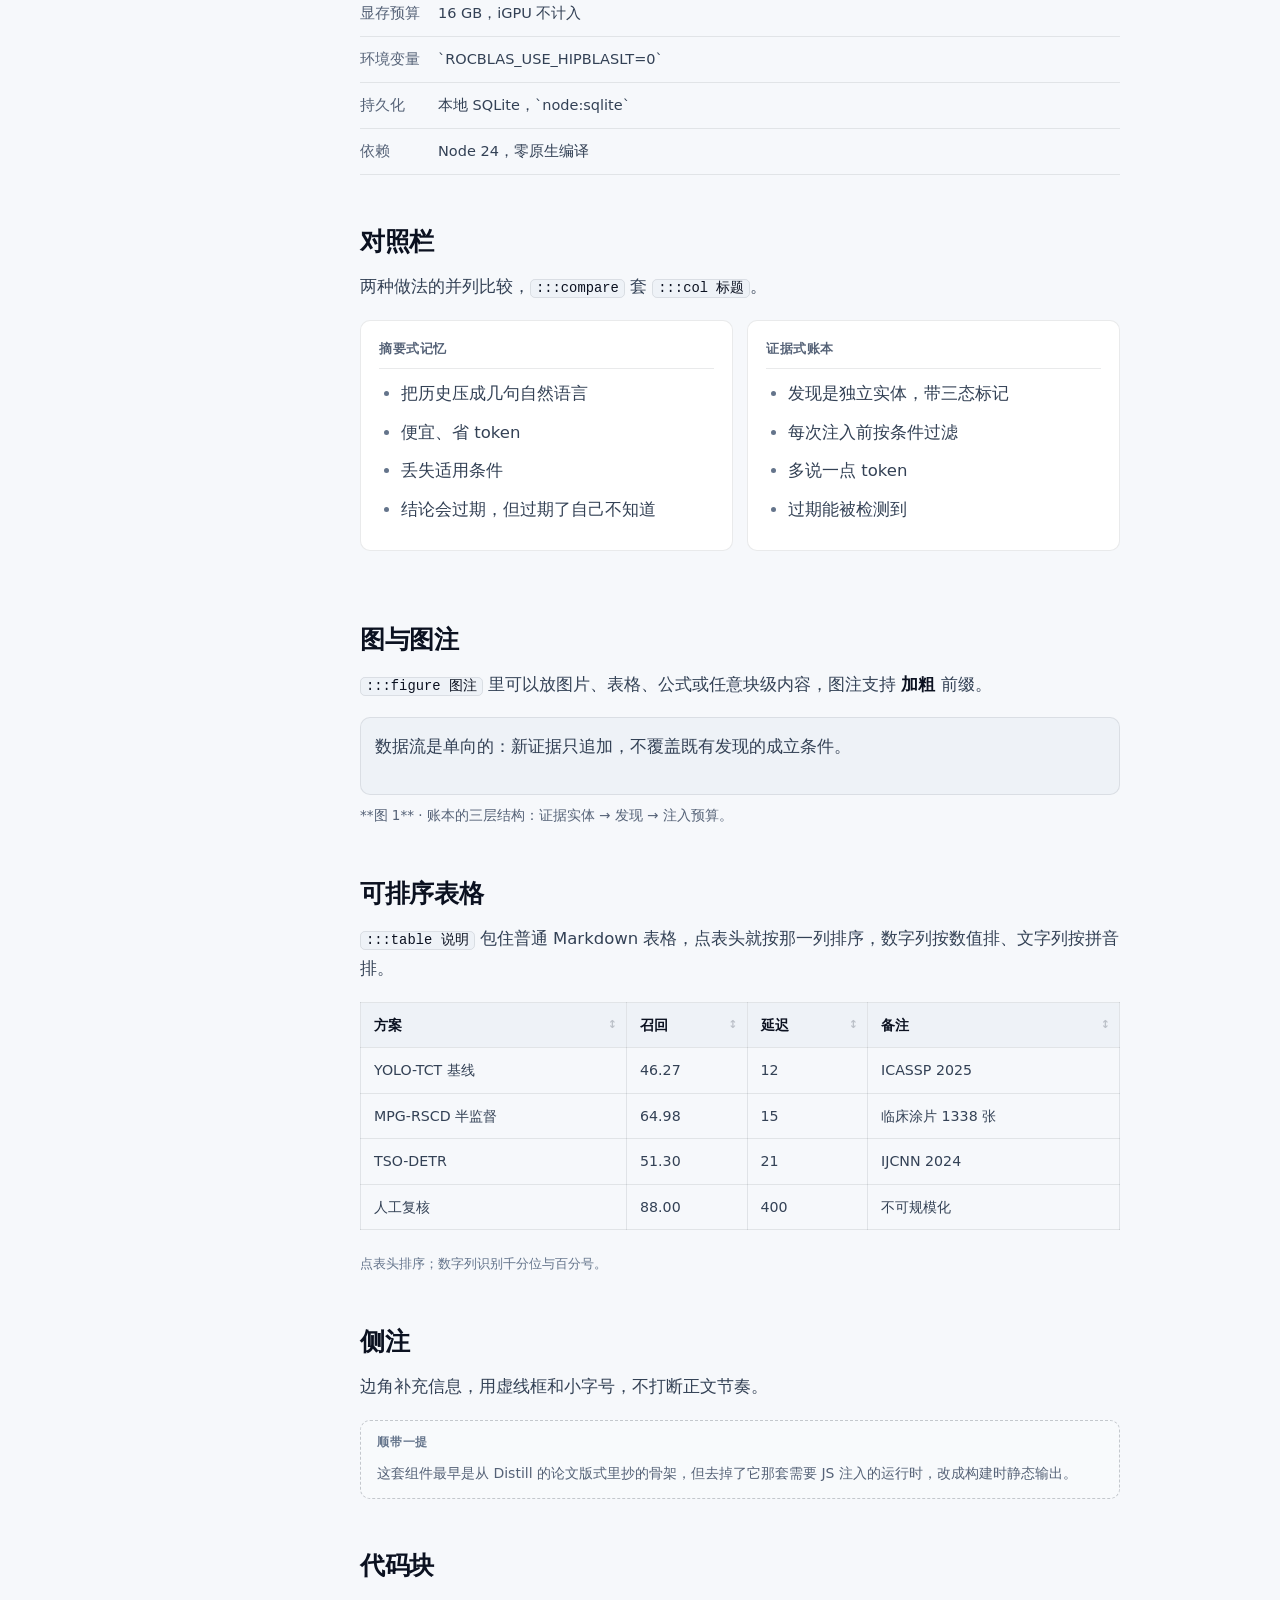
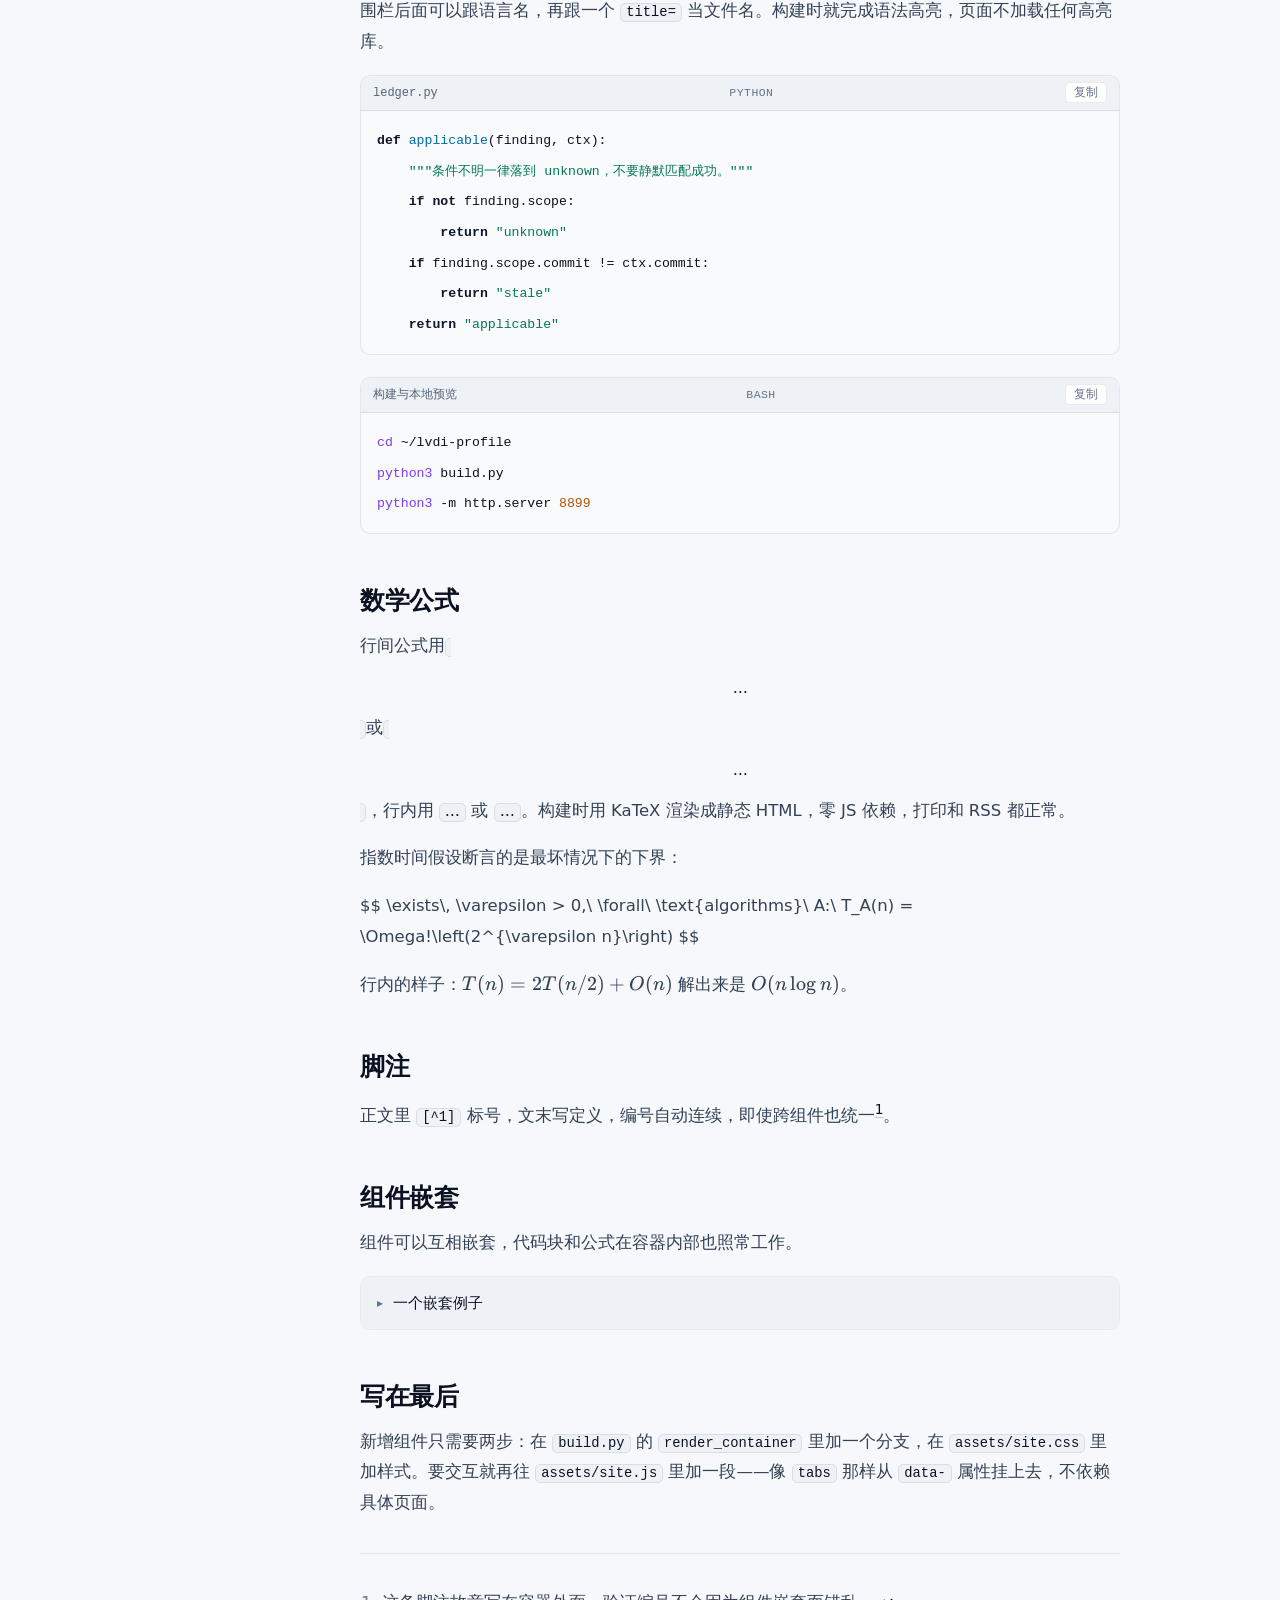
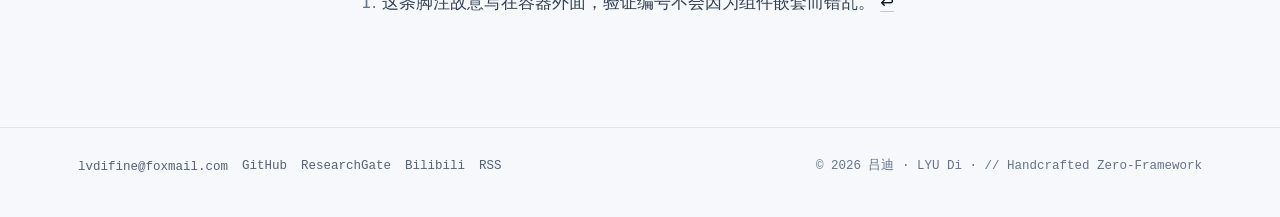
<file: components.html>
<!DOCTYPE html>
<html lang="zh-CN">
<head>
<meta charset="UTF-8">
<meta name="viewport" content="width=device-width, initial-scale=1">
<meta name="theme-color" content="#f6f8fb">
<title>组件样例 — 吕迪</title>
<meta name="description" content="这个站点支持的所有排版组件与语法速查。写文章时直接照抄，构建器会把 ::: 容器转成 HTML。">
<meta name="author" content="Di Lv (吕迪)">
<link rel="canonical" href="https://lvdi-profile.vercel.app/components.html">
<link rel="icon" href="data:image/svg+xml,%3Csvg xmlns='http://www.w3.org/2000/svg' viewBox='0 0 32 32'%3E%3Crect width='32' height='32' rx='7' fill='%2305070c'/%3E%3Ctext x='16' y='23' font-family='ui-monospace,monospace' font-size='16' font-weight='700' fill='%2300e5a0' text-anchor='middle'%3Edi%3C/text%3E%3C/svg%3E">
<link rel="alternate" type="application/atom+xml" title="吕迪 · 文章" href="/feed.xml">
<meta property="og:type" content="website">
<meta property="og:title" content="组件样例 — 吕迪">
<meta property="og:description" content="这个站点支持的所有排版组件与语法速查。写文章时直接照抄，构建器会把 ::: 容器转成 HTML。">
<meta property="og:url" content="https://lvdi-profile.vercel.app/components.html">
<meta property="og:locale" content="zh_CN">
<meta property="og:site_name" content="吕迪 · LYU Di">
<meta name="twitter:card" content="summary">
<meta name="robots" content="noindex, follow">
<script>(function(){try{var s=localStorage.getItem('lvdi-theme');var t=(s==='dark'||s==='light')?s:(window.matchMedia&&window.matchMedia('(prefers-color-scheme: dark)').matches?'dark':'light');document.documentElement.setAttribute('data-theme',t);var m=document.querySelector('meta[name="theme-color"]');if(m)m.setAttribute('content',t==='dark'?'#05070c':'#f6f8fb');}catch(e){}})();</script>
<link rel="stylesheet" href="/assets/site.css">
<noscript><style>.reveal{opacity:1;transform:none}</style></noscript>
<link rel="stylesheet" href="/assets/vendor/katex.min.css">
</head>
<body>
<a class="skip" href="#main">跳到主要内容</a>

<header class="dock-wrap">
  <div class="dock">
    <a class="dock-brand" href="/">
      <span class="dock-logo" aria-hidden="true">di</span>
      <span>lvdi://shanghai</span>
    </a>
    <nav aria-label="主导航">
      <ul class="dock-nav" id="dockNav">
          <li><a href="/">首页</a></li>
          <li><a href="/about.html">关于</a></li>
          <li><a href="/projects.html">项目</a></li>
          <li><a href="/blog/">文章</a></li>
      </ul>
    </nav>
    <div class="dock-right">
      <span class="dock-clock" id="shClock" aria-label="上海时间">SHA --:--:--</span>
      <button type="button" class="icon-btn cmd-btn" id="cmdOpen" aria-label="打开命令面板" title="快捷命令 (⌘K / Ctrl+K)">
        <svg viewBox="0 0 24 24" fill="none" stroke="currentColor" stroke-width="2" stroke-linecap="round" stroke-linejoin="round" aria-hidden="true"><circle cx="11" cy="11" r="7"/><path d="m20 20-3.5-3.5"/></svg>
        <span class="cmd-txt">⌘K</span>
      </button>
      <button type="button" class="icon-btn theme-toggle" id="themeToggle" aria-label="切换明暗主题" title="切换明暗主题 (T)">
        <svg class="icon-sun" viewBox="0 0 24 24" fill="none" stroke="currentColor" stroke-width="2" stroke-linecap="round" stroke-linejoin="round" aria-hidden="true"><circle cx="12" cy="12" r="4"/><path d="M12 2v2M12 20v2M4.93 4.93l1.41 1.41M17.66 17.66l1.41 1.41M2 12h2M20 12h2M6.34 17.66l-1.41 1.41M19.07 4.93l-1.41 1.41"/></svg>
        <svg class="icon-moon" viewBox="0 0 24 24" fill="none" stroke="currentColor" stroke-width="2" stroke-linecap="round" stroke-linejoin="round" aria-hidden="true"><path d="M12 3a6 6 0 0 0 9 9 9 9 0 1 1-9-9Z"/></svg>
      </button>
      <button type="button" class="icon-btn dock-menu-btn" id="dockMenuBtn" aria-label="展开导航" aria-expanded="false">☰</button>
    </div>
  </div>
</header>

<main id="main">
  <article class="article">
    <div class="art-layout">
<aside class="toc-side" aria-label="目录"><nav class="toc"><p class="toc-h">本页目录</p><ul><li><a class="h2" href="#提示框">提示框</a></li><li><a class="h2" href="#引用与出处">引用与出处</a></li><li><a class="h2" href="#折叠">折叠</a></li><li><a class="h2" href="#标签页">标签页</a></li><li><a class="h2" href="#步骤">步骤</a></li><li><a class="h2" href="#指标卡">指标卡</a></li><li><a class="h2" href="#条形图">条形图</a></li><li><a class="h2" href="#键值表">键值表</a></li><li><a class="h2" href="#对照栏">对照栏</a></li><li><a class="h2" href="#图与图注">图与图注</a></li><li><a class="h2" href="#可排序表格">可排序表格</a></li><li><a class="h2" href="#侧注">侧注</a></li><li><a class="h2" href="#代码块">代码块</a></li><li><a class="h2" href="#数学公式">数学公式</a></li><li><a class="h2" href="#脚注">脚注</a></li><li><a class="h2" href="#组件嵌套">组件嵌套</a></li><li><a class="h2" href="#写在最后">写在最后</a></li></ul></nav></aside>
      <div class="art-main">
        <div class="article-head">
          <h1>组件样例</h1>
          <p class="art-sum">这个站点支持的所有排版组件与语法速查。写文章时直接照抄，构建器会把 ::: 容器转成 HTML。</p>
        </div>
<details class="toc-inline"><summary>本页目录（17 节）</summary><div class="toc-box"><nav class="toc"><ul><li><a class="h2" href="#提示框">提示框</a></li><li><a class="h2" href="#引用与出处">引用与出处</a></li><li><a class="h2" href="#折叠">折叠</a></li><li><a class="h2" href="#标签页">标签页</a></li><li><a class="h2" href="#步骤">步骤</a></li><li><a class="h2" href="#指标卡">指标卡</a></li><li><a class="h2" href="#条形图">条形图</a></li><li><a class="h2" href="#键值表">键值表</a></li><li><a class="h2" href="#对照栏">对照栏</a></li><li><a class="h2" href="#图与图注">图与图注</a></li><li><a class="h2" href="#可排序表格">可排序表格</a></li><li><a class="h2" href="#侧注">侧注</a></li><li><a class="h2" href="#代码块">代码块</a></li><li><a class="h2" href="#数学公式">数学公式</a></li><li><a class="h2" href="#脚注">脚注</a></li><li><a class="h2" href="#组件嵌套">组件嵌套</a></li><li><a class="h2" href="#写在最后">写在最后</a></li></ul></nav></div></details>
        <hr class="art-rule">
        <div class="prose">
<p>写长文时反复要用的那几块排版，都做成了组件。下面每一节都是「实际效果 + 源码」，抄过去就能用。</p>
<p>组件由 <code>build.py</code> 的 <code>:::</code> 容器语法生成，样式在 <code>assets/site.css</code>，交互在 <code>assets/site.js</code>。全部是纯 CSS/JS，没有框架、没有外部请求。</p>
<h2 id="提示框"><a class="anchor" href="#提示框" aria-hidden="true" tabindex="-1">#</a>提示框</h2>
<p>四种语义色，加 <code>:::note</code> <code>:::tip</code> <code>:::warn</code> <code>:::insight</code> 都行，后面跟的标题会覆盖默认文案。</p>
<div class="box box-note">
<p class="box-h">设计取舍</p>
<div class="box-b">
<p>默认标题可以省略。这个框适合放「为什么这么做」这类背景说明。</p>
</div>
</div>
<div class="box box-tip">
<p class="box-h">要点</p>
<div class="box-b">
<p>跑构建前先 <code>pip install markdown</code>，公式还需要 <code>node</code> + <code>npm i katex</code>，缺了只会降级不会中断。</p>
</div>
</div>
<div class="box box-warn">
<p class="box-h">别把结论当事实</p>
<div class="box-b">
<p>压缩摘要把假设写成陈述句，是这个项目最初的事故来源。反证据要当一等公民对待。</p>
</div>
</div>
<div class="box box-insight">
<p class="box-h">洞见</p>
<div class="box-b">
<p>组件的边界就是 Markdown 的边界：脚注、目录、公式在容器里都照常工作，因为它们最后是同一趟渲染。</p>
</div>
</div>
<p>源码：</p>
<div class="code-block"><div class="code-bar"><span class="code-lang">text</span><button class="code-copy" type="button" aria-label="复制代码">复制</button></div><pre><code>:::note 设计取舍
默认标题可以省略。
:::</code></pre></div>
<h2 id="引用与出处"><a class="anchor" href="#引用与出处" aria-hidden="true" tabindex="-1">#</a>引用与出处</h2>
<div class="quote">
<p>权重迟早会被能对权重做推理的模型直接改写，而不是被 Adam 这类小型符号优化器间接推动。</p>
<p class="quote-src">— Rikiya Takehi, Sparks of Weight-Space Programming</p>
</div>
<p>源码：<code>:::quote 出处</code> 加内容，闭合 <code>:::</code>。</p>
<h2 id="折叠"><a class="anchor" href="#折叠" aria-hidden="true" tabindex="-1">#</a>折叠</h2>
<p>长推导、大段日志、可跳过的实现细节，收进 <code>:::details 标题</code> 里。</p>
<details class="fold">
<summary>展开看一个真实的失败模式</summary>
<div class="fold-b">
<p>第 40 轮把已经用 4 个探针排除过的路径又跑了一遍，因为第 12 轮那条发现被摘要成了一句「排查了 tokenizer 相关问题」。</p>
<p>摘要没骗人，但丢掉了「在哪个 commit、什么 dtype 下成立」这个前提。</p>
</div>
</details>
<h2 id="标签页"><a class="anchor" href="#标签页" aria-hidden="true" tabindex="-1">#</a>标签页</h2>
<p>同一件事的多个视角、多种语言的同一段代码，用 <code>:::tabs</code> 套 <code>:::tab 名称</code>。键盘左右方向键可以切换。</p>
<div class="tabs" data-tabs="1">
<div class="tabs-bar"><button type="button" role="tab" aria-selected="true">认知状态</button><button type="button" role="tab" aria-selected="false" tabindex="-1">生命周期</button><button type="button" role="tab" aria-selected="false" tabindex="-1">适用性</button></div>
<div class="tab-pane" role="tabpanel">
<p>一条发现是 <code>supported</code> 就是有证据支持，<code>refuted</code> 是被证伪。这一维只回答「现在信不信」。</p>
</div>
<div class="tab-pane" hidden="hidden" role="tabpanel">
<p><code>active</code> / <code>superseded</code> / <code>archived</code>，回答「还要不要继续用」。被新结论替代不代表原结论当时是错的。</p>
</div>
<div class="tab-pane" hidden="hidden" role="tabpanel">
<p><code>applicable</code> / <code>stale</code> / <code>unknown</code>，回答「在当前 commit、后端、dtype 下还成不成立」。条件不明一律落到 <code>unknown</code>。</p>
</div>
</div>
<p>三个状态互不替代，<code>refuted</code> 不等于 <code>superseded</code>——这是整个设计里最不肯让步的一条。</p>
<h2 id="步骤"><a class="anchor" href="#步骤" aria-hidden="true" tabindex="-1">#</a>步骤</h2>
<p>有先后顺序的流程用 <code>:::steps</code> 套 <code>:::step 标题</code>，自动编号并连线。</p>
<div class="steps">
<div class="step">
<p class="step-t">收集</p>
<div class="step-b">
<p>把每次实验的探针、结果、适用范围写进账本，结论和依据分开存。</p>
</div>
</div>
<div class="step">
<p class="step-t">判定</p>
<div class="step-b">
<p>新证据进来只更新对应的发现，不重写整段摘要，避免历史被覆盖成一句糊话。</p>
</div>
</div>
<div class="step">
<p class="step-t">注入</p>
<div class="step-b">
<p>按当前 commit 与后端过滤，只把仍然 applicable 的发现塞回上下文，带 token 预算。</p>
</div>
</div>
</div>
<h2 id="指标卡"><a class="anchor" href="#指标卡" aria-hidden="true" tabindex="-1">#</a>指标卡</h2>
<p>一组数字并排，用列表写「值 | 标签 | 备注」。以 <code>+</code> 开头标绿、<code>-</code> 开头标红。</p>
<div class="metrics"><div class="metric"><p class="metric-v">58.39% → 64.98%</p><p class="metric-l">高风险病变召回</p><p class="metric-n">1338 张真实涂片</p></div><div class="metric"><p class="metric-v">42.70% → 55.83%</p><p class="metric-l">低误报敏感性</p><p class="metric-n">同上</p></div><div class="metric metric-up"><p class="metric-v">+9.4 万 QPS</p><p class="metric-l">myRPC 单机回环</p><p class="metric-n">JFR/JMC 实测</p></div><div class="metric"><p class="metric-v">0</p><p class="metric-l">向量检索用量</p><p class="metric-n">确定性规则就够了</p></div></div>

<h2 id="条形图"><a class="anchor" href="#条形图" aria-hidden="true" tabindex="-1">#</a>条形图</h2>
<p>纯 CSS 画的条形图，数值自动归一化，进入视口时才填充。</p>
<div class="bars"><div class="bar-row"><span class="bar-l" title="全量扫">全量扫</span><span class="bar-t"><span class="bar-f" data-w="100.0"></span></span><span class="bar-v">41 ms</span></div><div class="bar-row"><span class="bar-l" title="向量 top-k">向量 top-k</span><span class="bar-t"><span class="bar-f" data-w="43.9"></span></span><span class="bar-v">18 ms</span></div><div class="bar-row"><span class="bar-l" title="规则 + 预算">规则 + 预算</span><span class="bar-t"><span class="bar-f" data-w="14.6"></span></span><span class="bar-v">6 ms</span></div></div>

<h2 id="键值表"><a class="anchor" href="#键值表" aria-hidden="true" tabindex="-1">#</a>键值表</h2>
<p>参数、约束、环境变量这类「名字 → 值」的东西。</p>
<dl class="dl"><dt>显存预算</dt><dd>16 GB，iGPU 不计入</dd><dt>环境变量</dt><dd>`ROCBLAS_USE_HIPBLASLT=0`</dd><dt>持久化</dt><dd>本地 SQLite，`node:sqlite`</dd><dt>依赖</dt><dd>Node 24，零原生编译</dd></dl>

<h2 id="对照栏"><a class="anchor" href="#对照栏" aria-hidden="true" tabindex="-1">#</a>对照栏</h2>
<p>两种做法的并列比较，<code>:::compare</code> 套 <code>:::col 标题</code>。</p>
<div class="compare">
<div class="cmp-col">
<p class="cmp-h">摘要式记忆</p>
<ul>
<li>把历史压成几句自然语言</li>
<li>便宜、省 token</li>
<li>丢失适用条件</li>
<li>结论会过期，但过期了自己不知道</li>
</ul>
</div>
<div class="cmp-col">
<p class="cmp-h">证据式账本</p>
<ul>
<li>发现是独立实体，带三态标记</li>
<li>每次注入前按条件过滤</li>
<li>多说一点 token</li>
<li>过期能被检测到</li>
</ul>
</div>
</div>
<h2 id="图与图注"><a class="anchor" href="#图与图注" aria-hidden="true" tabindex="-1">#</a>图与图注</h2>
<p><code>:::figure 图注</code> 里可以放图片、表格、公式或任意块级内容，图注支持 <strong>加粗</strong> 前缀。</p>
<figure class="fig">
<div class="fig-b">
<p>数据流是单向的：新证据只追加，不覆盖既有发现的成立条件。</p>
</div>
<figcaption>**图 1** · 账本的三层结构：证据实体 → 发现 → 注入预算。</figcaption>
</figure>
<h2 id="可排序表格"><a class="anchor" href="#可排序表格" aria-hidden="true" tabindex="-1">#</a>可排序表格</h2>
<p><code>:::table 说明</code> 包住普通 Markdown 表格，点表头就按那一列排序，数字列按数值排、文字列按拼音排。</p>
<div class="sortable">
<table>
<thead>
<tr>
<th>方案</th>
<th>召回</th>
<th>延迟</th>
<th>备注</th>
</tr>
</thead>
<tbody>
<tr>
<td>YOLO-TCT 基线</td>
<td>46.27</td>
<td>12</td>
<td>ICASSP 2025</td>
</tr>
<tr>
<td>MPG-RSCD 半监督</td>
<td>64.98</td>
<td>15</td>
<td>临床涂片 1338 张</td>
</tr>
<tr>
<td>TSO-DETR</td>
<td>51.30</td>
<td>21</td>
<td>IJCNN 2024</td>
</tr>
<tr>
<td>人工复核</td>
<td>88.00</td>
<td>400</td>
<td>不可规模化</td>
</tr>
</tbody>
</table>
</div>
<p class="table-note">点表头排序；数字列识别千分位与百分号。</p>

<h2 id="侧注"><a class="anchor" href="#侧注" aria-hidden="true" tabindex="-1">#</a>侧注</h2>
<p>边角补充信息，用虚线框和小字号，不打断正文节奏。</p>
<div class="aside">
<p class="aside-h">顺带一提</p>
<p>这套组件最早是从 Distill 的论文版式里抄的骨架，但去掉了它那套需要 JS 注入的运行时，改成构建时静态输出。</p>
</div>
<h2 id="代码块"><a class="anchor" href="#代码块" aria-hidden="true" tabindex="-1">#</a>代码块</h2>
<p>围栏后面可以跟语言名，再跟一个 <code>title=</code> 当文件名。构建时就完成语法高亮，页面不加载任何高亮库。</p>
<div class="code-block"><div class="code-bar"><span class="code-title">ledger.py</span><span class="code-lang">python</span><button class="code-copy" type="button" aria-label="复制代码">复制</button></div><pre><code><span class="tok-kw">def</span> <span class="tok-fn">applicable</span>(finding, ctx):
    <span class="tok-str">&quot;&quot;&quot;条件不明一律落到 unknown，不要静默匹配成功。&quot;&quot;&quot;</span>
    <span class="tok-kw">if</span> <span class="tok-kw">not</span> finding.scope:
        <span class="tok-kw">return</span> <span class="tok-str">&quot;unknown&quot;</span>
    <span class="tok-kw">if</span> finding.scope.commit != ctx.commit:
        <span class="tok-kw">return</span> <span class="tok-str">&quot;stale&quot;</span>
    <span class="tok-kw">return</span> <span class="tok-str">&quot;applicable&quot;</span></code></pre></div>
<div class="code-block"><div class="code-bar"><span class="code-title">构建与本地预览</span><span class="code-lang">bash</span><button class="code-copy" type="button" aria-label="复制代码">复制</button></div><pre><code><span class="tok-bi">cd</span> ~/lvdi-profile
<span class="tok-bi">python3</span> build.py
<span class="tok-bi">python3</span> -m http.server <span class="tok-num">8899</span></code></pre></div>
<h2 id="数学公式"><a class="anchor" href="#数学公式" aria-hidden="true" tabindex="-1">#</a>数学公式</h2>
<p>行间公式用 <code><span class="katex-display"><span class="katex"><span class="katex-html" aria-hidden="true"><span class="katex-base"><span class="katex-strut" style="height:0.1056em;"></span><span class="mord">...</span></span></span></span></span></code> 或 <code><span class="katex-display"><span class="katex"><span class="katex-html" aria-hidden="true"><span class="katex-base"><span class="katex-strut" style="height:0.1056em;"></span><span class="mord">...</span></span></span></span></span></code>，行内用 <code><span class="katex"><span class="katex-html" aria-hidden="true"><span class="katex-base"><span class="katex-strut" style="height:0.1056em;"></span><span class="mord">...</span></span></span></span></code> 或 <code><span class="katex"><span class="katex-html" aria-hidden="true"><span class="katex-base"><span class="katex-strut" style="height:0.1056em;"></span><span class="mord">...</span></span></span></span></code>。构建时用 KaTeX 渲染成静态 HTML，零 JS 依赖，打印和 RSS 都正常。</p>
<p>指数时间假设断言的是最坏情况下的下界：</p>
<p>$$
\exists\, \varepsilon &gt; 0,\ \forall\ \text{algorithms}\ A:\ T_A(n) = \Omega!\left(2^{\varepsilon n}\right)
$$</p>
<p>行内的样子：<span class="katex"><span class="katex-html" aria-hidden="true"><span class="katex-base"><span class="katex-strut" style="height:1em;vertical-align:-0.25em;"></span><span class="mord mathnormal" style="margin-right:0.1389em;">T</span><span class="mopen">(</span><span class="mord mathnormal">n</span><span class="mclose">)</span><span class="mspace" style="margin-right:0.2778em;"></span><span class="mrel">=</span><span class="mspace" style="margin-right:0.2778em;"></span></span><span class="katex-base"><span class="katex-strut" style="height:1em;vertical-align:-0.25em;"></span><span class="mord">2</span><span class="mord mathnormal" style="margin-right:0.1389em;">T</span><span class="mopen">(</span><span class="mord mathnormal">n</span><span class="mord">/2</span><span class="mclose">)</span><span class="mspace" style="margin-right:0.2222em;"></span><span class="mbin">+</span><span class="mspace" style="margin-right:0.2222em;"></span></span><span class="katex-base"><span class="katex-strut" style="height:1em;vertical-align:-0.25em;"></span><span class="mord mathnormal" style="margin-right:0.0278em;">O</span><span class="mopen">(</span><span class="mord mathnormal">n</span><span class="mclose">)</span></span></span></span> 解出来是 <span class="katex"><span class="katex-html" aria-hidden="true"><span class="katex-base"><span class="katex-strut" style="height:1em;vertical-align:-0.25em;"></span><span class="mord mathnormal" style="margin-right:0.0278em;">O</span><span class="mopen">(</span><span class="mord mathnormal">n</span><span class="mspace" style="margin-right:0.1667em;"></span><span class="mop">lo<span style="margin-right:0.0139em;">g</span></span><span class="mspace" style="margin-right:0.1667em;"></span><span class="mord mathnormal">n</span><span class="mclose">)</span></span></span></span>。</p>
<h2 id="脚注"><a class="anchor" href="#脚注" aria-hidden="true" tabindex="-1">#</a>脚注</h2>
<p>正文里 <code>[^1]</code> 标号，文末写定义，编号自动连续，即使跨组件也统一<sup id="fnref:2-1"><a class="footnote-ref" href="#fn:2-1">1</a></sup>。</p>
<h2 id="组件嵌套"><a class="anchor" href="#组件嵌套" aria-hidden="true" tabindex="-1">#</a>组件嵌套</h2>
<p>组件可以互相嵌套，代码块和公式在容器内部也照常工作。</p>
<details class="fold">
<summary>一个嵌套例子</summary>
<div class="fold-b">
<div class="box box-tip">
<p class="box-h">要点</p>
<div class="box-b">
<p>提示框里放代码：</p>
<div class="code-block"><div class="code-bar"><span class="code-lang">javascript</span><button class="code-copy" type="button" aria-label="复制代码">复制</button></div><pre><code><span class="tok-kw">const</span> findings = ledger.<span class="tok-fn">filter</span>(f =&gt; f.<span class="tok-fn">applicable</span>(ctx));</code></pre></div>
</div>
</div>
<p>外面再套一层折叠，依然正常展开与高亮。</p>
</div>
</details>
<h2 id="写在最后"><a class="anchor" href="#写在最后" aria-hidden="true" tabindex="-1">#</a>写在最后</h2>
<p>新增组件只需要两步：在 <code>build.py</code> 的 <code>render_container</code> 里加一个分支，在 <code>assets/site.css</code> 里加样式。要交互就再往 <code>assets/site.js</code> 里加一段——像 <code>tabs</code> 那样从 <code>data-</code> 属性挂上去，不依赖具体页面。</p>
<div class="footnote">
<hr />
<ol>
<li id="fn:2-1">
<p>这条脚注故意写在容器外面，验证编号不会因为组件嵌套而错乱。&#160;<a class="footnote-backref" href="#fnref:2-1" title="Jump back to footnote 1 in the text">↩</a></p>
</li>
</ol>
</div>
        </div>
      </div>
    </div>
  </article>

</main>

<footer class="site-footer">
  <div class="wrap foot-grid">
    <div class="foot-links">
      <button type="button" id="copyMailBtn" data-mail="lvdifine@foxmail.com" title="点击复制邮箱">lvdifine@foxmail.com</button>
      <a href="https://github.com/Aression" target="_blank" rel="noopener">GitHub</a>
      <a href="https://www.researchgate.net/profile/Di-Lv-6" target="_blank" rel="noopener">ResearchGate</a>
      <a href="https://space.bilibili.com/7676105" target="_blank" rel="noopener">Bilibili</a>
      <a href="/feed.xml">RSS</a>
    </div>
    <div>© <span id="year">2026</span> 吕迪 · LYU Di · // Handcrafted Zero-Framework</div>
  </div>
</footer>
<script src="/assets/site.js" defer></script>
</body>
</html>
</file>
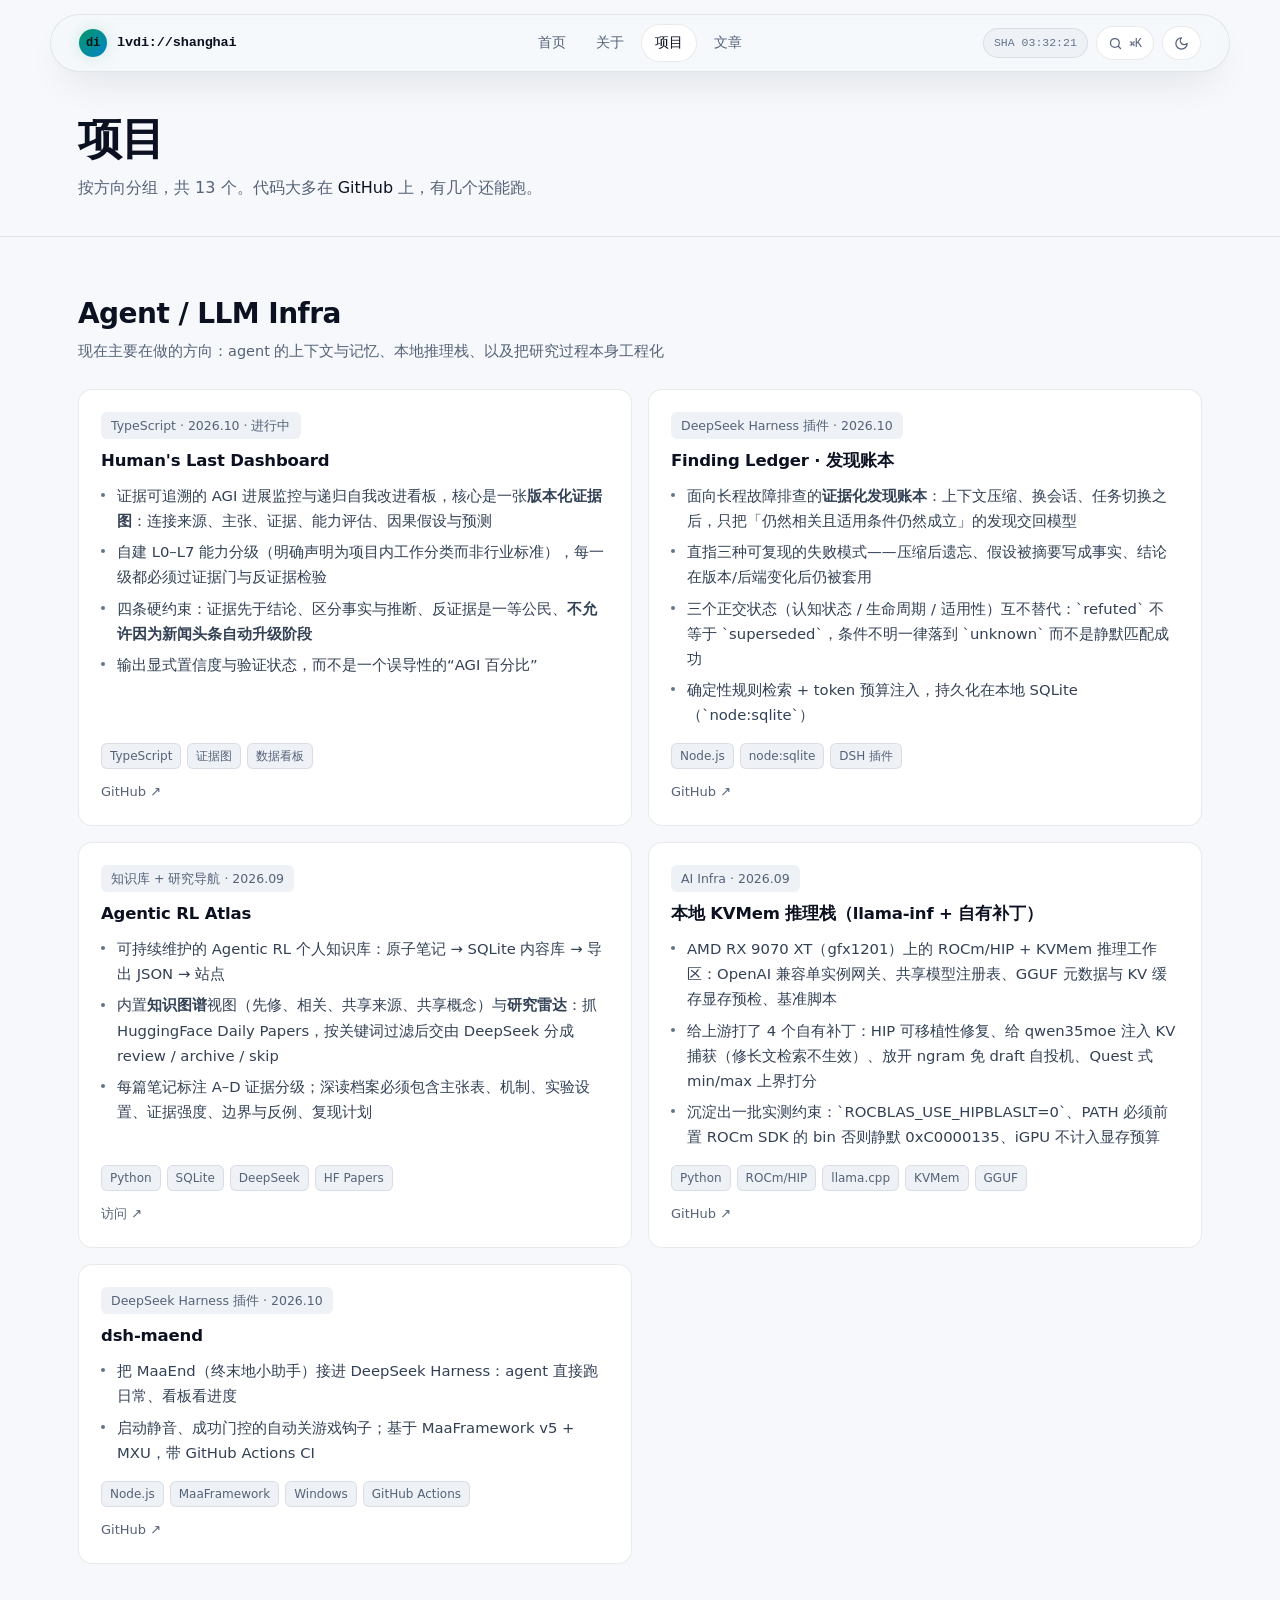
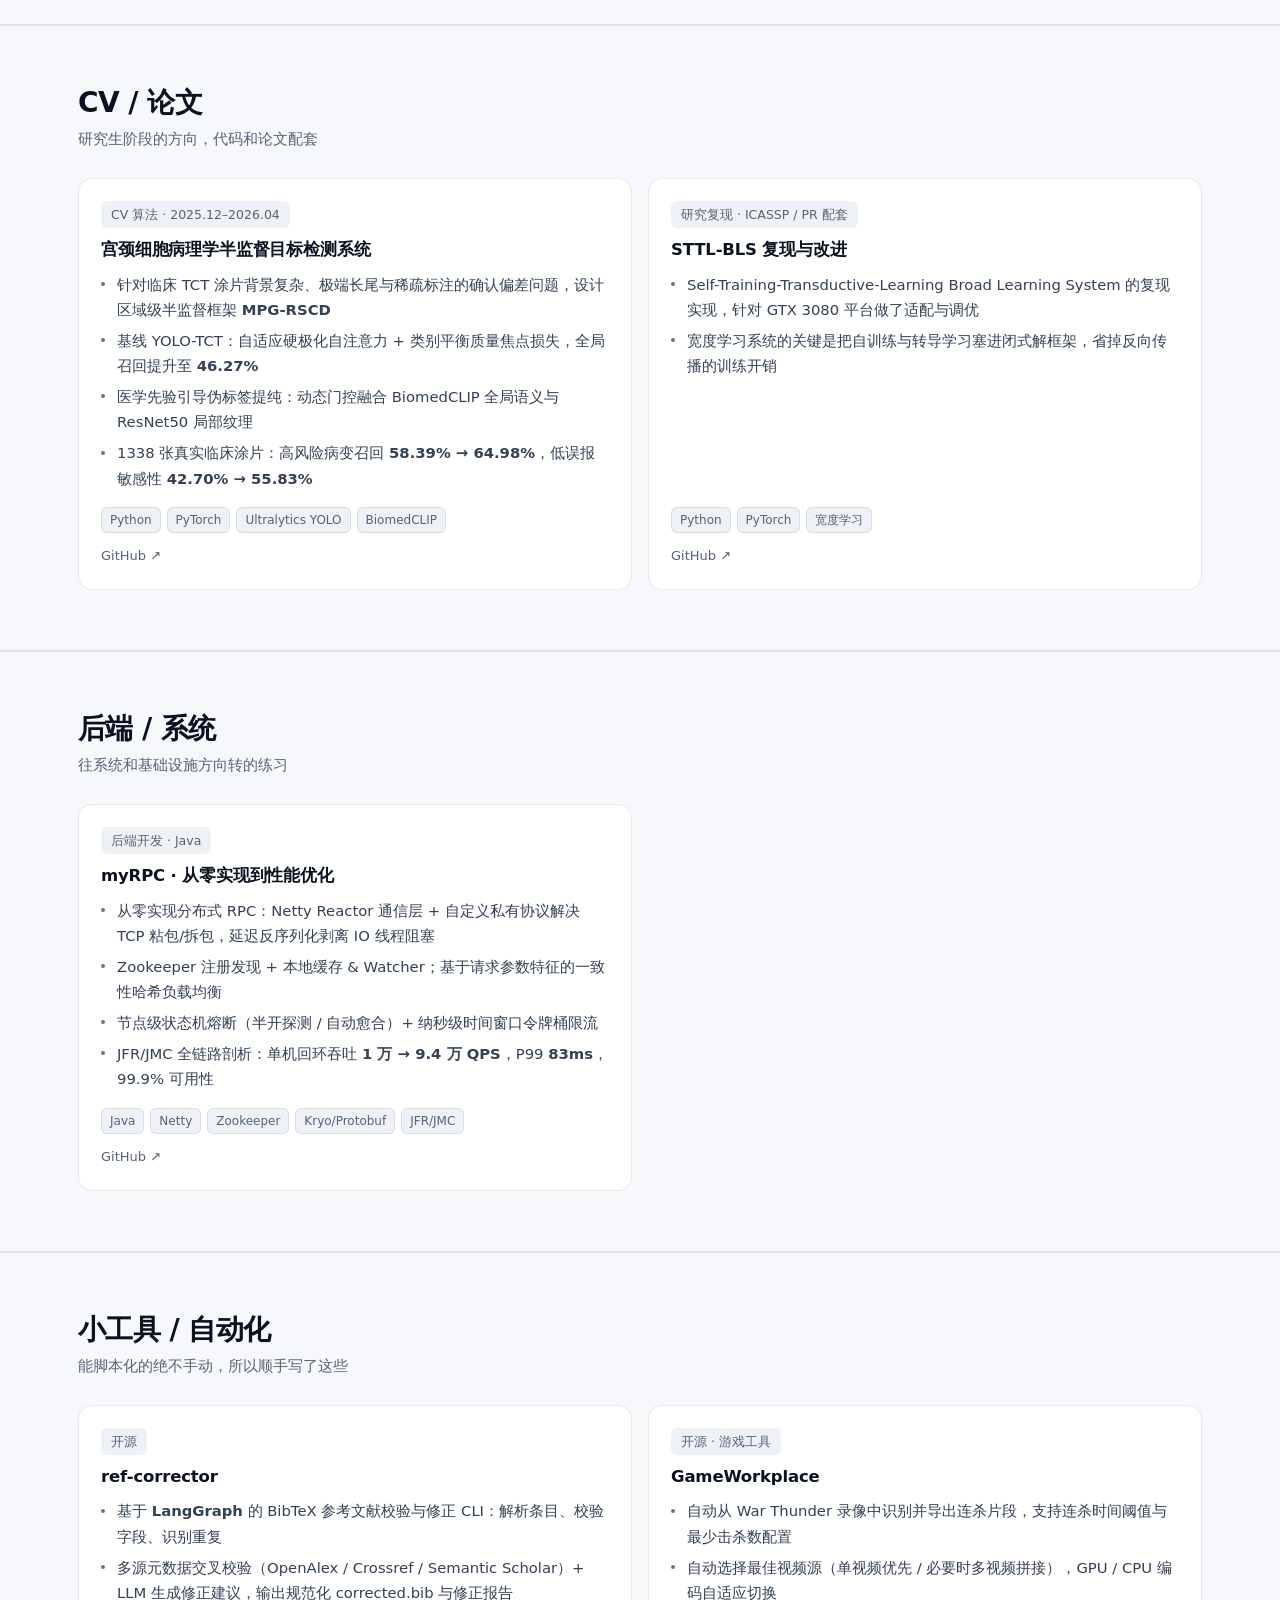
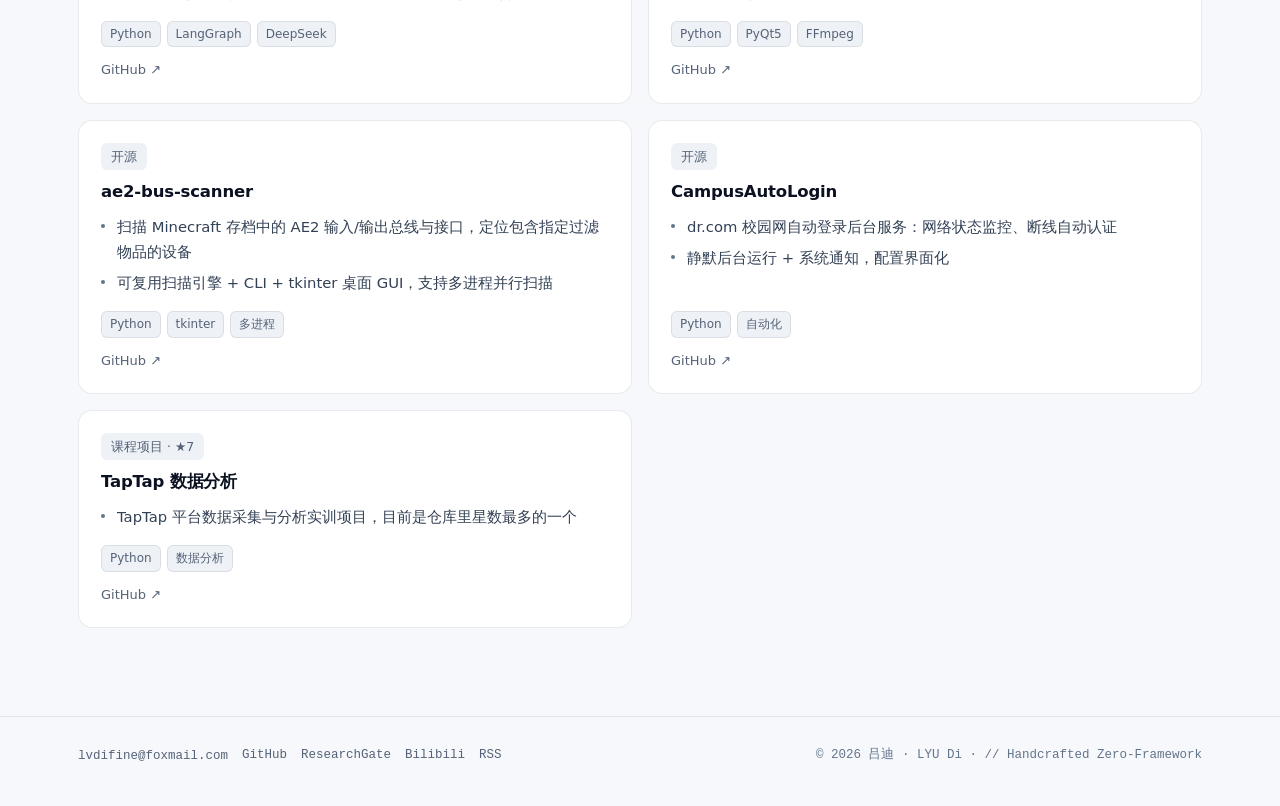
<file: projects.html>
<!DOCTYPE html>
<html lang="zh-CN">
<head>
<meta charset="UTF-8">
<meta name="viewport" content="width=device-width, initial-scale=1">
<meta name="theme-color" content="#f6f8fb">
<title>项目 — 吕迪</title>
<meta name="description" content="吕迪的项目：Agent / LLM Infra（证据化发现账本、AGI 进展看板、本地推理栈、Agentic RL 知识库）、CV 算法、后端 RPC 与自动化小工具。">
<meta name="author" content="Di Lv (吕迪)">
<link rel="canonical" href="https://lvdi-profile.vercel.app/projects.html">
<link rel="icon" href="data:image/svg+xml,%3Csvg xmlns='http://www.w3.org/2000/svg' viewBox='0 0 32 32'%3E%3Crect width='32' height='32' rx='7' fill='%2305070c'/%3E%3Ctext x='16' y='23' font-family='ui-monospace,monospace' font-size='16' font-weight='700' fill='%2300e5a0' text-anchor='middle'%3Edi%3C/text%3E%3C/svg%3E">
<link rel="alternate" type="application/atom+xml" title="吕迪 · 文章" href="/feed.xml">
<meta property="og:type" content="website">
<meta property="og:title" content="项目 — 吕迪">
<meta property="og:description" content="吕迪的项目：Agent / LLM Infra（证据化发现账本、AGI 进展看板、本地推理栈、Agentic RL 知识库）、CV 算法、后端 RPC 与自动化小工具。">
<meta property="og:url" content="https://lvdi-profile.vercel.app/projects.html">
<meta property="og:locale" content="zh_CN">
<meta property="og:site_name" content="吕迪 · LYU Di">
<meta name="twitter:card" content="summary">
<script>(function(){try{var s=localStorage.getItem('lvdi-theme');var t=(s==='dark'||s==='light')?s:(window.matchMedia&&window.matchMedia('(prefers-color-scheme: dark)').matches?'dark':'light');document.documentElement.setAttribute('data-theme',t);var m=document.querySelector('meta[name="theme-color"]');if(m)m.setAttribute('content',t==='dark'?'#05070c':'#f6f8fb');}catch(e){}})();</script>
<link rel="stylesheet" href="/assets/site.css">
<noscript><style>.reveal{opacity:1;transform:none}</style></noscript>
</head>
<body>
<a class="skip" href="#main">跳到主要内容</a>

<header class="dock-wrap">
  <div class="dock">
    <a class="dock-brand" href="/">
      <span class="dock-logo" aria-hidden="true">di</span>
      <span>lvdi://shanghai</span>
    </a>
    <nav aria-label="主导航">
      <ul class="dock-nav" id="dockNav">
          <li><a href="/">首页</a></li>
          <li><a href="/about.html">关于</a></li>
          <li><a href="/projects.html" class="active" aria-current="page">项目</a></li>
          <li><a href="/blog/">文章</a></li>
      </ul>
    </nav>
    <div class="dock-right">
      <span class="dock-clock" id="shClock" aria-label="上海时间">SHA --:--:--</span>
      <button type="button" class="icon-btn cmd-btn" id="cmdOpen" aria-label="打开命令面板" title="快捷命令 (⌘K / Ctrl+K)">
        <svg viewBox="0 0 24 24" fill="none" stroke="currentColor" stroke-width="2" stroke-linecap="round" stroke-linejoin="round" aria-hidden="true"><circle cx="11" cy="11" r="7"/><path d="m20 20-3.5-3.5"/></svg>
        <span class="cmd-txt">⌘K</span>
      </button>
      <button type="button" class="icon-btn theme-toggle" id="themeToggle" aria-label="切换明暗主题" title="切换明暗主题 (T)">
        <svg class="icon-sun" viewBox="0 0 24 24" fill="none" stroke="currentColor" stroke-width="2" stroke-linecap="round" stroke-linejoin="round" aria-hidden="true"><circle cx="12" cy="12" r="4"/><path d="M12 2v2M12 20v2M4.93 4.93l1.41 1.41M17.66 17.66l1.41 1.41M2 12h2M20 12h2M6.34 17.66l-1.41 1.41M19.07 4.93l-1.41 1.41"/></svg>
        <svg class="icon-moon" viewBox="0 0 24 24" fill="none" stroke="currentColor" stroke-width="2" stroke-linecap="round" stroke-linejoin="round" aria-hidden="true"><path d="M12 3a6 6 0 0 0 9 9 9 9 0 1 1-9-9Z"/></svg>
      </button>
      <button type="button" class="icon-btn dock-menu-btn" id="dockMenuBtn" aria-label="展开导航" aria-expanded="false">☰</button>
    </div>
  </div>
</header>

<main id="main">
  <div class="page-head">
    <div class="wrap">
      <h1>项目</h1>
      <p>按方向分组，共 13 个。代码大多在 <a href="https://github.com/Aression" target="_blank" rel="noopener">GitHub</a> 上，有几个还能跑。</p>
    </div>
  </div>

  <section class="grp">
    <div class="wrap">
      <div class="sec-head reveal">
        <h2 class="sec-title">Agent / LLM Infra</h2>
        <p class="sec-note">现在主要在做的方向：agent 的上下文与记忆、本地推理栈、以及把研究过程本身工程化</p>
      </div>
      <div class="card-grid">
        <article class="card reveal">
          <div class="card-top"><span class="card-role">TypeScript · 2026.10 · 进行中</span></div>
          <h3>Human&#x27;s Last Dashboard</h3>
          <ul><li>证据可追溯的 AGI 进展监控与递归自我改进看板，核心是一张<strong>版本化证据图</strong>：连接来源、主张、证据、能力评估、因果假设与预测</li><li>自建 L0–L7 能力分级（明确声明为项目内工作分类而非行业标准），每一级都必须过证据门与反证据检验</li><li>四条硬约束：证据先于结论、区分事实与推断、反证据是一等公民、<strong>不允许因为新闻头条自动升级阶段</strong></li><li>输出显式置信度与验证状态，而不是一个误导性的“AGI 百分比”</li></ul>
          <div class="stack"><span>TypeScript</span><span>证据图</span><span>数据看板</span></div>
          <div class="card-links"><a href="https://github.com/Aression/human-last-dashboard" target="_blank" rel="noopener">GitHub ↗</a></div>
        </article>
        <article class="card reveal">
          <div class="card-top"><span class="card-role">DeepSeek Harness 插件 · 2026.10</span></div>
          <h3>Finding Ledger · 发现账本</h3>
          <ul><li>面向长程故障排查的<strong>证据化发现账本</strong>：上下文压缩、换会话、任务切换之后，只把「仍然相关且适用条件仍然成立」的发现交回模型</li><li>直指三种可复现的失败模式——压缩后遗忘、假设被摘要写成事实、结论在版本/后端变化后仍被套用</li><li>三个正交状态（认知状态 / 生命周期 / 适用性）互不替代：`refuted` 不等于 `superseded`，条件不明一律落到 `unknown` 而不是静默匹配成功</li><li>确定性规则检索 + token 预算注入，持久化在本地 SQLite（`node:sqlite`）</li></ul>
          <div class="stack"><span>Node.js</span><span>node:sqlite</span><span>DSH 插件</span></div>
          <div class="card-links"><a href="https://github.com/Aression/Finding-Ledger" target="_blank" rel="noopener">GitHub ↗</a></div>
        </article>
        <article class="card reveal">
          <div class="card-top"><span class="card-role">知识库 + 研究导航 · 2026.09</span></div>
          <h3>Agentic RL Atlas</h3>
          <ul><li>可持续维护的 Agentic RL 个人知识库：原子笔记 → SQLite 内容库 → 导出 JSON → 站点</li><li>内置<strong>知识图谱</strong>视图（先修、相关、共享来源、共享概念）与<strong>研究雷达</strong>：抓 HuggingFace Daily Papers，按关键词过滤后交由 DeepSeek 分成 review / archive / skip</li><li>每篇笔记标注 A–D 证据分级；深读档案必须包含主张表、机制、实验设置、证据强度、边界与反例、复现计划</li></ul>
          <div class="stack"><span>Python</span><span>SQLite</span><span>DeepSeek</span><span>HF Papers</span></div>
          <div class="card-links"><a href="https://agentic-rl-atlas.vercel.app" target="_blank" rel="noopener">访问 ↗</a></div>
        </article>
        <article class="card reveal">
          <div class="card-top"><span class="card-role">AI Infra · 2026.09</span></div>
          <h3>本地 KVMem 推理栈（llama-inf + 自有补丁）</h3>
          <ul><li>AMD RX 9070 XT（gfx1201）上的 ROCm/HIP + KVMem 推理工作区：OpenAI 兼容单实例网关、共享模型注册表、GGUF 元数据与 KV 缓存显存预检、基准脚本</li><li>给上游打了 4 个自有补丁：HIP 可移植性修复、给 qwen35moe 注入 KV 捕获（修长文检索不生效）、放开 ngram 免 draft 自投机、Quest 式 min/max 上界打分</li><li>沉淀出一批实测约束：`ROCBLAS_USE_HIPBLASLT=0`、PATH 必须前置 ROCm SDK 的 bin 否则静默 0xC0000135、iGPU 不计入显存预算</li></ul>
          <div class="stack"><span>Python</span><span>ROCm/HIP</span><span>llama.cpp</span><span>KVMem</span><span>GGUF</span></div>
          <div class="card-links"><a href="https://github.com/Aression/llama-inf" target="_blank" rel="noopener">GitHub ↗</a></div>
        </article>
        <article class="card reveal">
          <div class="card-top"><span class="card-role">DeepSeek Harness 插件 · 2026.10</span></div>
          <h3>dsh-maend</h3>
          <ul><li>把 MaaEnd（终末地小助手）接进 DeepSeek Harness：agent 直接跑日常、看板看进度</li><li>启动静音、成功门控的自动关游戏钩子；基于 MaaFramework v5 + MXU，带 GitHub Actions CI</li></ul>
          <div class="stack"><span>Node.js</span><span>MaaFramework</span><span>Windows</span><span>GitHub Actions</span></div>
          <div class="card-links"><a href="https://github.com/Aression/dsh-maend" target="_blank" rel="noopener">GitHub ↗</a></div>
        </article>
      </div>
    </div>
  </section>
  <section class="grp">
    <div class="wrap">
      <div class="sec-head reveal">
        <h2 class="sec-title">CV / 论文</h2>
        <p class="sec-note">研究生阶段的方向，代码和论文配套</p>
      </div>
      <div class="card-grid">
        <article class="card reveal">
          <div class="card-top"><span class="card-role">CV 算法 · 2025.12–2026.04</span></div>
          <h3>宫颈细胞病理学半监督目标检测系统</h3>
          <ul><li>针对临床 TCT 涂片背景复杂、极端长尾与稀疏标注的确认偏差问题，设计区域级半监督框架 <strong>MPG-RSCD</strong></li><li>基线 YOLO-TCT：自适应硬极化自注意力 + 类别平衡质量焦点损失，全局召回提升至 <strong>46.27%</strong></li><li>医学先验引导伪标签提纯：动态门控融合 BiomedCLIP 全局语义与 ResNet50 局部纹理</li><li>1338 张真实临床涂片：高风险病变召回 <strong>58.39% → 64.98%</strong>，低误报敏感性 <strong>42.70% → 55.83%</strong></li></ul>
          <div class="stack"><span>Python</span><span>PyTorch</span><span>Ultralytics YOLO</span><span>BiomedCLIP</span></div>
          <div class="card-links"><a href="https://github.com/threedteam/YOLO-TCT" target="_blank" rel="noopener">GitHub ↗</a></div>
        </article>
        <article class="card reveal">
          <div class="card-top"><span class="card-role">研究复现 · ICASSP / PR 配套</span></div>
          <h3>STTL-BLS 复现与改进</h3>
          <ul><li>Self-Training-Transductive-Learning Broad Learning System 的复现实现，针对 GTX 3080 平台做了适配与调优</li><li>宽度学习系统的关键是把自训练与转导学习塞进闭式解框架，省掉反向传播的训练开销</li></ul>
          <div class="stack"><span>Python</span><span>PyTorch</span><span>宽度学习</span></div>
          <div class="card-links"><a href="https://github.com/Aression/STTLBLS_rev" target="_blank" rel="noopener">GitHub ↗</a></div>
        </article>
      </div>
    </div>
  </section>
  <section class="grp">
    <div class="wrap">
      <div class="sec-head reveal">
        <h2 class="sec-title">后端 / 系统</h2>
        <p class="sec-note">往系统和基础设施方向转的练习</p>
      </div>
      <div class="card-grid">
        <article class="card reveal">
          <div class="card-top"><span class="card-role">后端开发 · Java</span></div>
          <h3>myRPC · 从零实现到性能优化</h3>
          <ul><li>从零实现分布式 RPC：Netty Reactor 通信层 + 自定义私有协议解决 TCP 粘包/拆包，延迟反序列化剥离 IO 线程阻塞</li><li>Zookeeper 注册发现 + 本地缓存 &amp; Watcher；基于请求参数特征的一致性哈希负载均衡</li><li>节点级状态机熔断（半开探测 / 自动愈合）+ 纳秒级时间窗口令牌桶限流</li><li>JFR/JMC 全链路剖析：单机回环吞吐 <strong>1 万 → 9.4 万 QPS</strong>，P99 <strong>83ms</strong>，99.9% 可用性</li></ul>
          <div class="stack"><span>Java</span><span>Netty</span><span>Zookeeper</span><span>Kryo/Protobuf</span><span>JFR/JMC</span></div>
          <div class="card-links"><a href="https://github.com/Aression/myRPC" target="_blank" rel="noopener">GitHub ↗</a></div>
        </article>
      </div>
    </div>
  </section>
  <section class="grp">
    <div class="wrap">
      <div class="sec-head reveal">
        <h2 class="sec-title">小工具 / 自动化</h2>
        <p class="sec-note">能脚本化的绝不手动，所以顺手写了这些</p>
      </div>
      <div class="card-grid">
        <article class="card reveal">
          <div class="card-top"><span class="card-role">开源</span></div>
          <h3>ref-corrector</h3>
          <ul><li>基于 <strong>LangGraph</strong> 的 BibTeX 参考文献校验与修正 CLI：解析条目、校验字段、识别重复</li><li>多源元数据交叉校验（OpenAlex / Crossref / Semantic Scholar）+ LLM 生成修正建议，输出规范化 corrected.bib 与修正报告</li></ul>
          <div class="stack"><span>Python</span><span>LangGraph</span><span>DeepSeek</span></div>
          <div class="card-links"><a href="https://github.com/Aression/ref-corrector" target="_blank" rel="noopener">GitHub ↗</a></div>
        </article>
        <article class="card reveal">
          <div class="card-top"><span class="card-role">开源 · 游戏工具</span></div>
          <h3>GameWorkplace</h3>
          <ul><li>自动从 War Thunder 录像中识别并导出连杀片段，支持连杀时间阈值与最少击杀数配置</li><li>自动选择最佳视频源（单视频优先 / 必要时多视频拼接），GPU / CPU 编码自适应切换</li></ul>
          <div class="stack"><span>Python</span><span>PyQt5</span><span>FFmpeg</span></div>
          <div class="card-links"><a href="https://github.com/Aression/GameWorkplace" target="_blank" rel="noopener">GitHub ↗</a></div>
        </article>
        <article class="card reveal">
          <div class="card-top"><span class="card-role">开源</span></div>
          <h3>ae2-bus-scanner</h3>
          <ul><li>扫描 Minecraft 存档中的 AE2 输入/输出总线与接口，定位包含指定过滤物品的设备</li><li>可复用扫描引擎 + CLI + tkinter 桌面 GUI，支持多进程并行扫描</li></ul>
          <div class="stack"><span>Python</span><span>tkinter</span><span>多进程</span></div>
          <div class="card-links"><a href="https://github.com/Aression/ae2-bus-scanner" target="_blank" rel="noopener">GitHub ↗</a></div>
        </article>
        <article class="card reveal">
          <div class="card-top"><span class="card-role">开源</span></div>
          <h3>CampusAutoLogin</h3>
          <ul><li>dr.com 校园网自动登录后台服务：网络状态监控、断线自动认证</li><li>静默后台运行 + 系统通知，配置界面化</li></ul>
          <div class="stack"><span>Python</span><span>自动化</span></div>
          <div class="card-links"><a href="https://github.com/Aression/CampusAutoLogin" target="_blank" rel="noopener">GitHub ↗</a></div>
        </article>
        <article class="card reveal">
          <div class="card-top"><span class="card-role">课程项目 · ★7</span></div>
          <h3>TapTap 数据分析</h3>
          <ul><li>TapTap 平台数据采集与分析实训项目，目前是仓库里星数最多的一个</li></ul>
          <div class="stack"><span>Python</span><span>数据分析</span></div>
          <div class="card-links"><a href="https://github.com/Aression/TapTap-Big-Data-Analysis-Project" target="_blank" rel="noopener">GitHub ↗</a></div>
        </article>
      </div>
    </div>
  </section>

</main>

<footer class="site-footer">
  <div class="wrap foot-grid">
    <div class="foot-links">
      <button type="button" id="copyMailBtn" data-mail="lvdifine@foxmail.com" title="点击复制邮箱">lvdifine@foxmail.com</button>
      <a href="https://github.com/Aression" target="_blank" rel="noopener">GitHub</a>
      <a href="https://www.researchgate.net/profile/Di-Lv-6" target="_blank" rel="noopener">ResearchGate</a>
      <a href="https://space.bilibili.com/7676105" target="_blank" rel="noopener">Bilibili</a>
      <a href="/feed.xml">RSS</a>
    </div>
    <div>© <span id="year">2026</span> 吕迪 · LYU Di · // Handcrafted Zero-Framework</div>
  </div>
</footer>
<script src="/assets/site.js" defer></script>
</body>
</html>
</file>
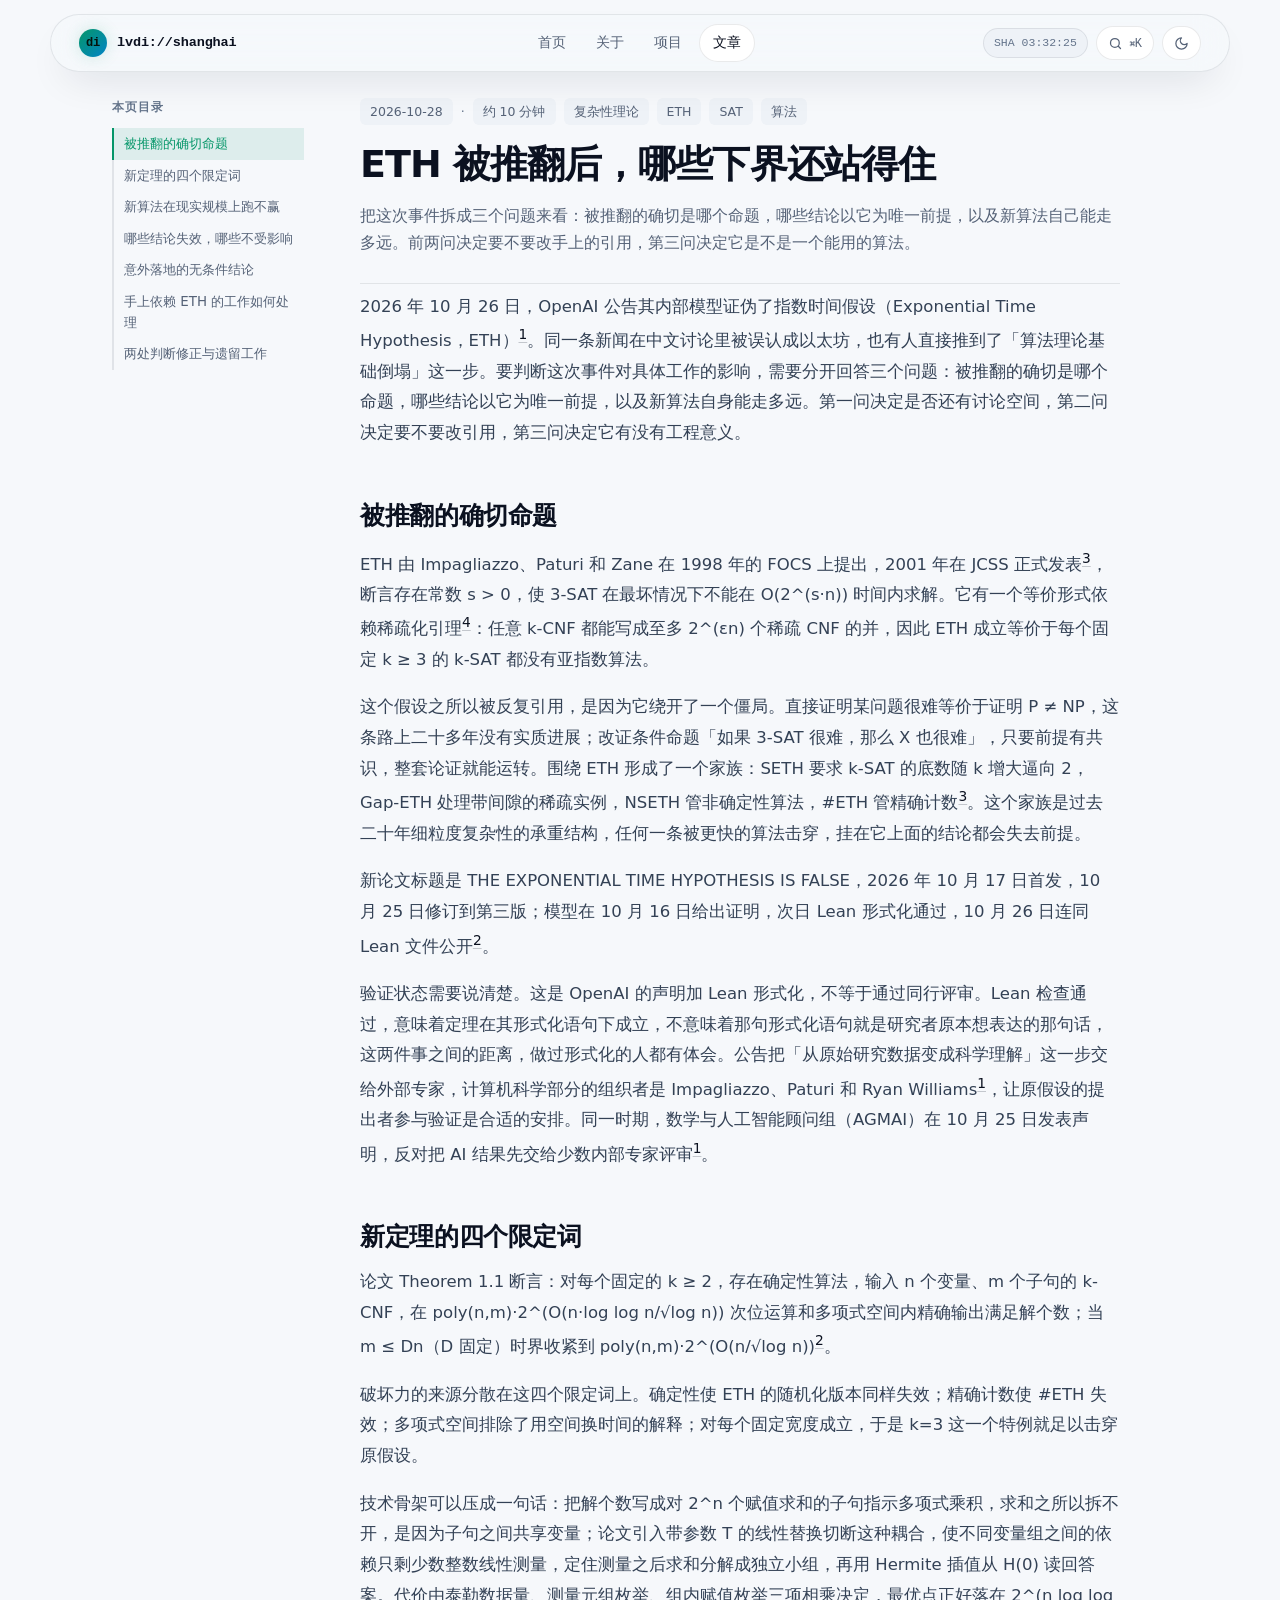
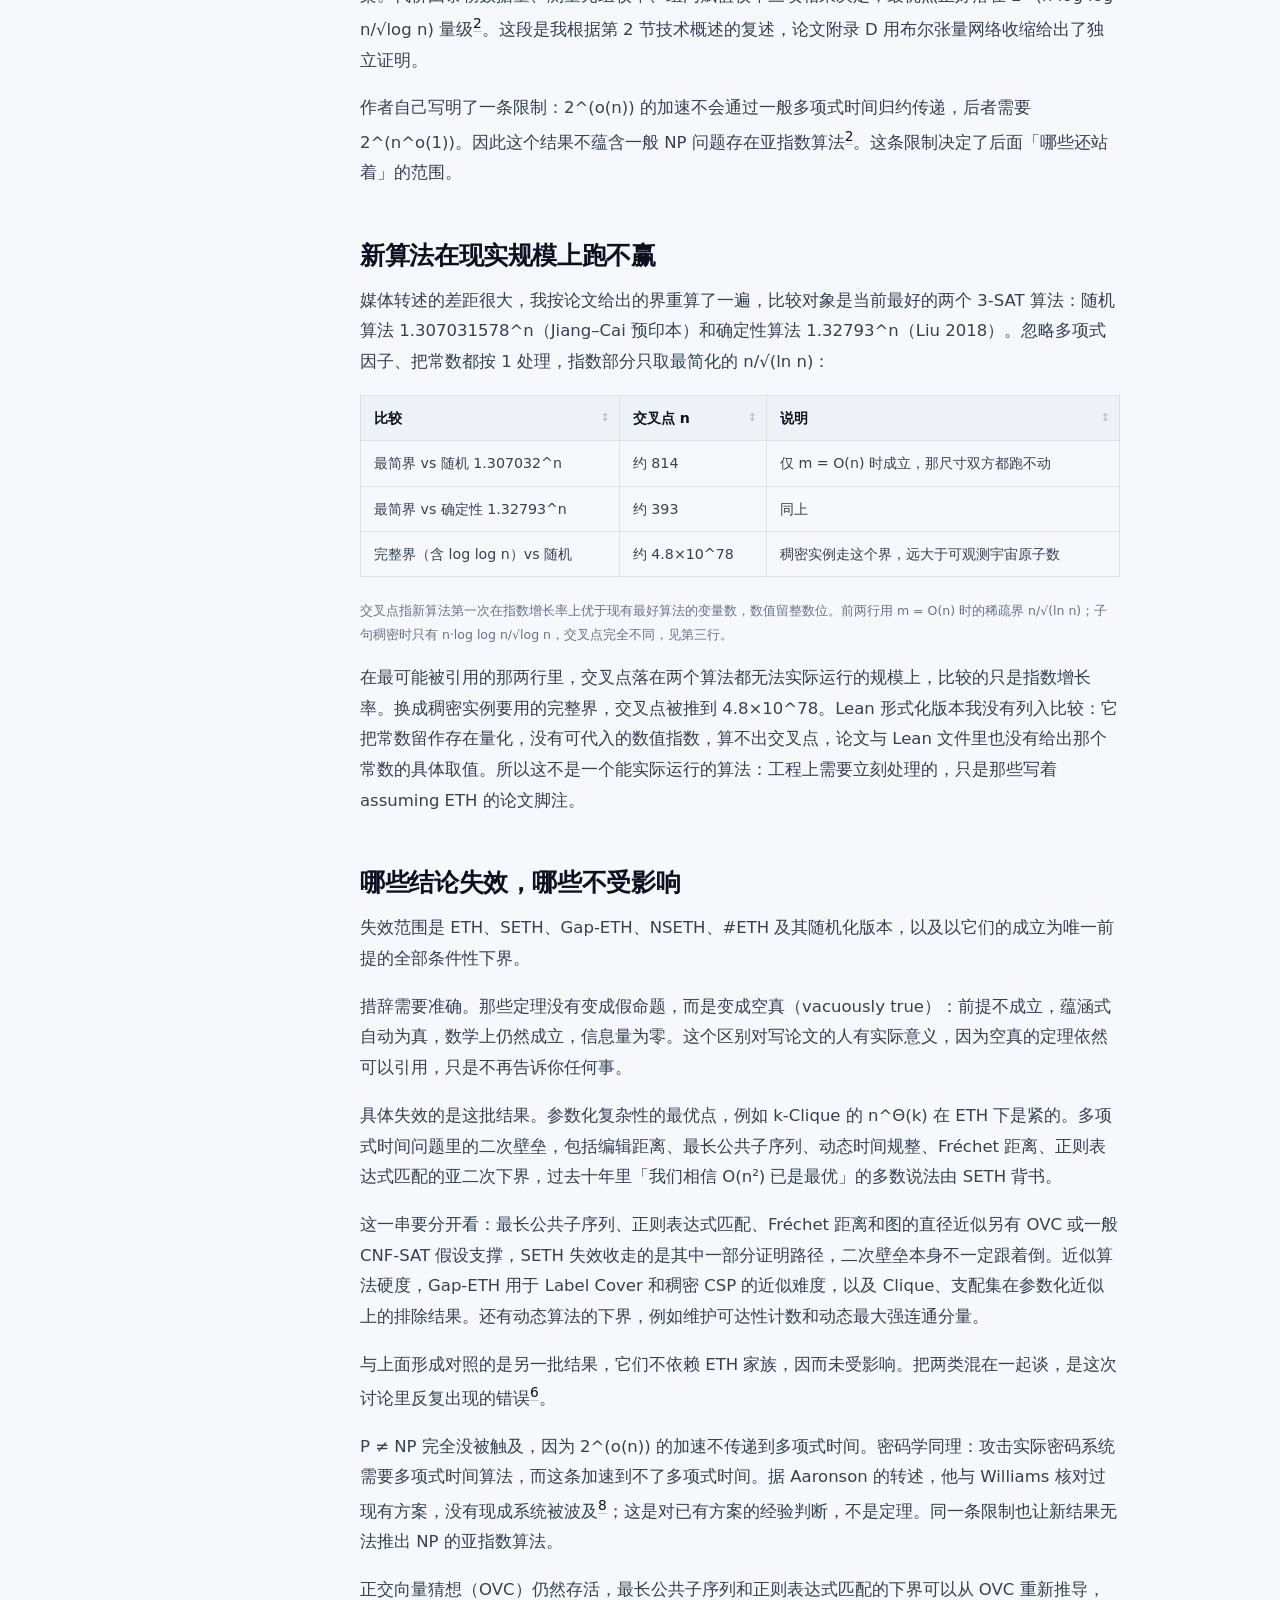
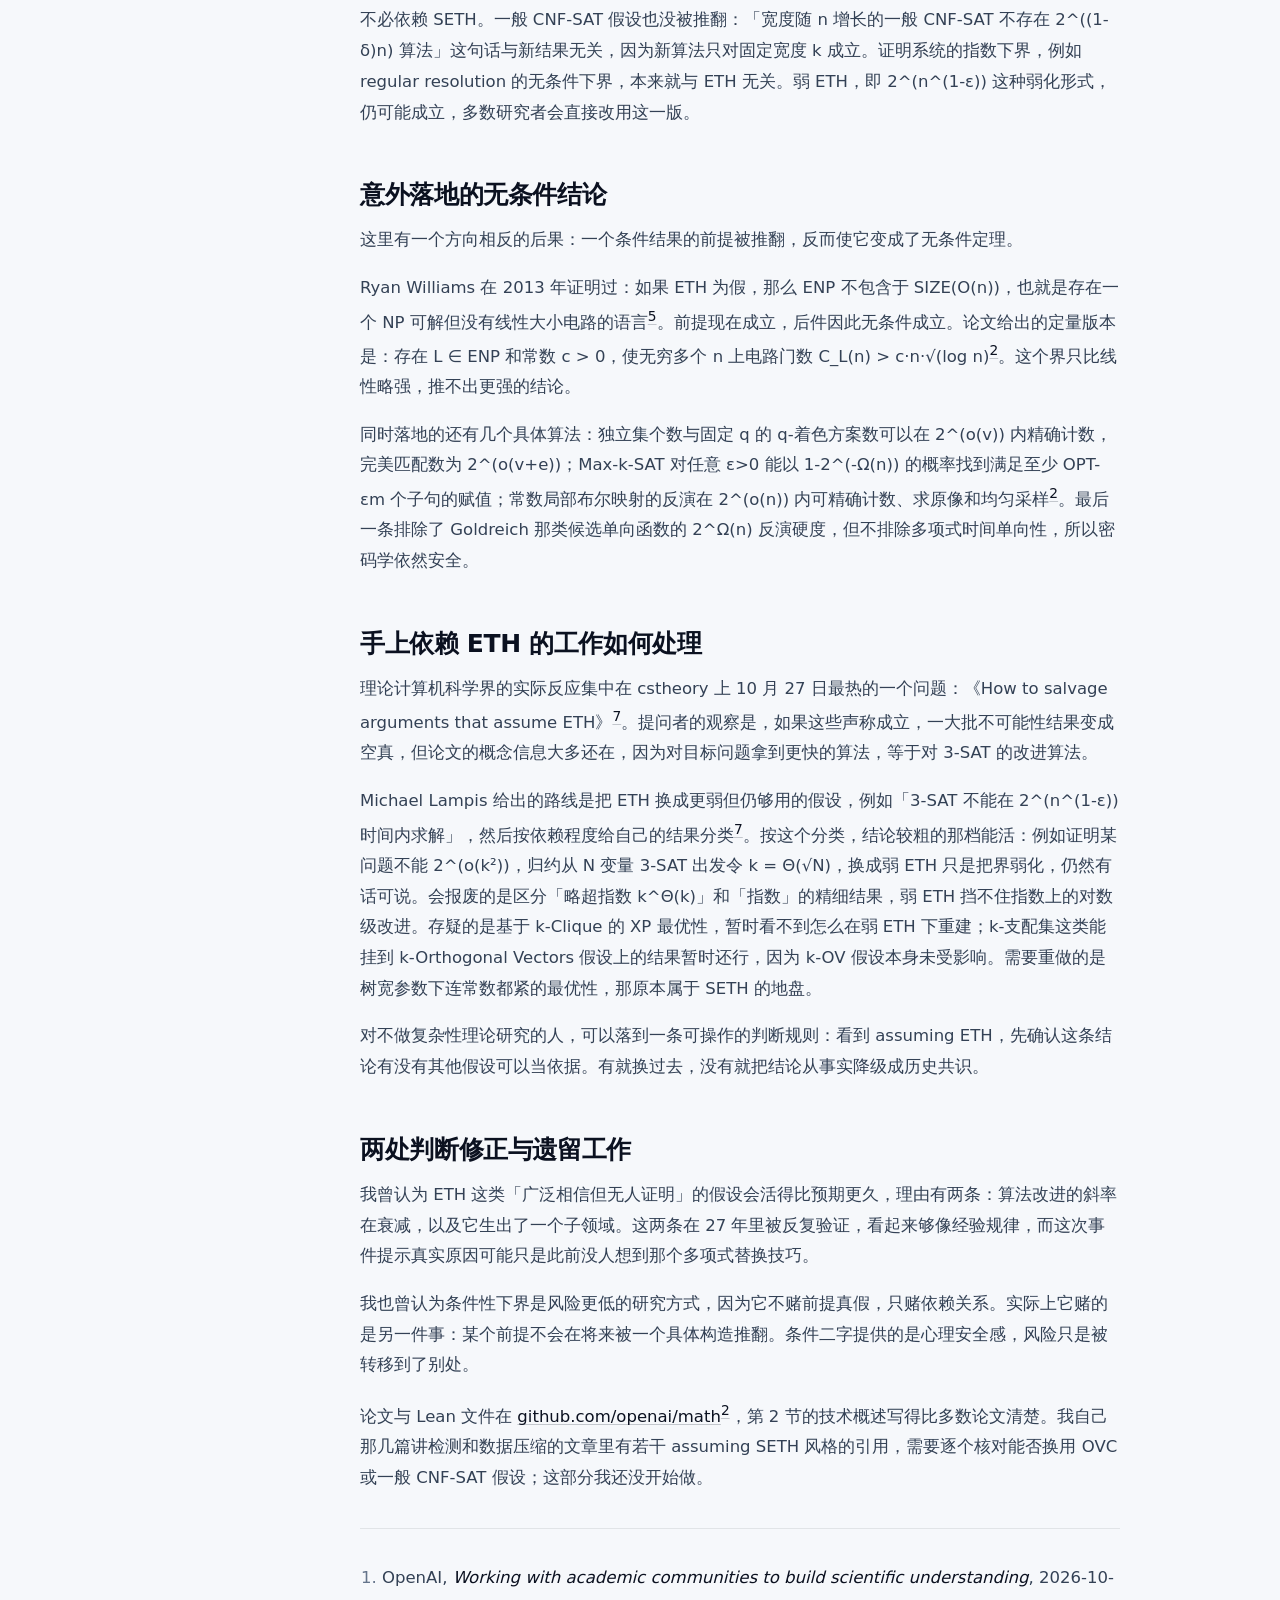
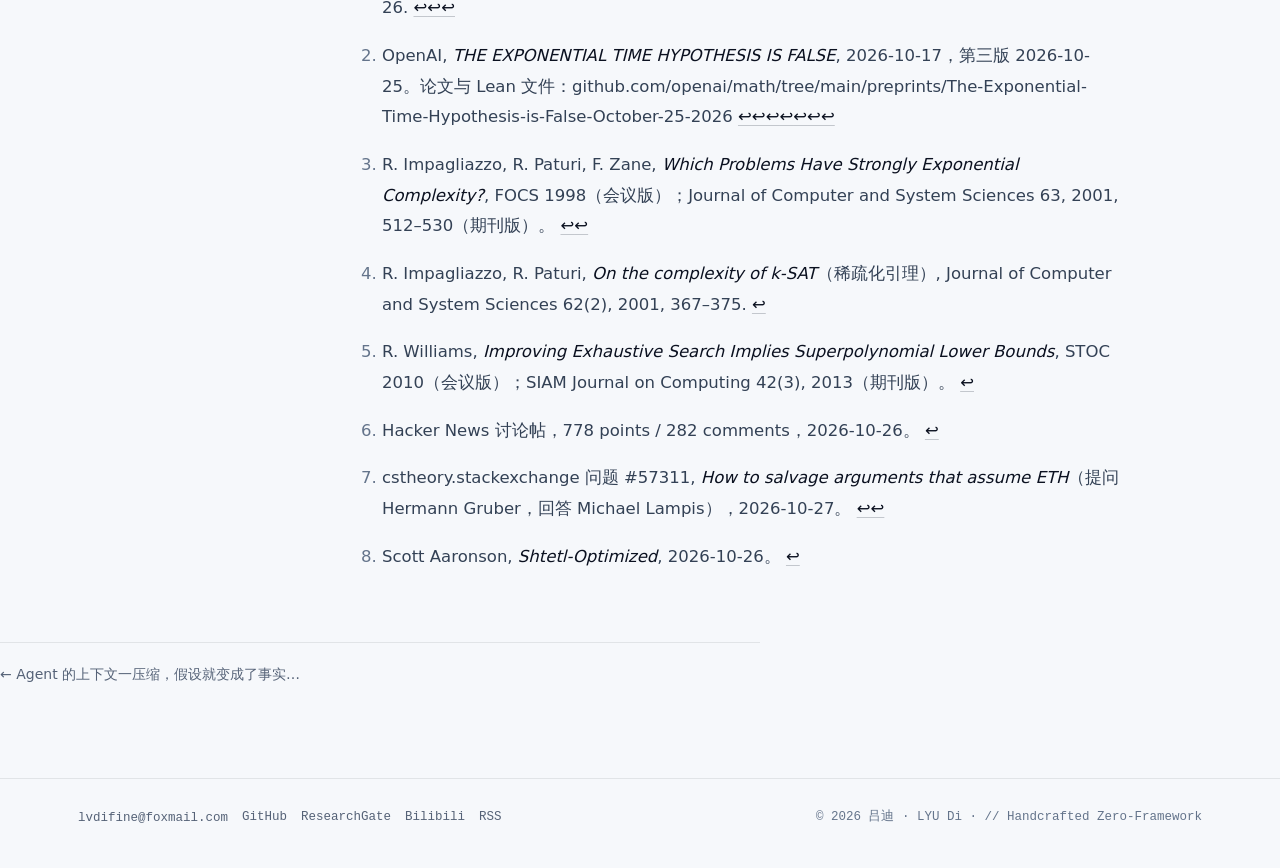
<file: blog/eth-exponential-time-hypothesis.html>
<!DOCTYPE html>
<html lang="zh-CN">
<head>
<meta charset="UTF-8">
<meta name="viewport" content="width=device-width, initial-scale=1">
<meta name="theme-color" content="#f6f8fb">
<title>ETH 被推翻后，哪些下界还站得住 — 吕迪</title>
<meta name="description" content="把这次事件拆成三个问题来看：被推翻的确切是哪个命题，哪些结论以它为唯一前提，以及新算法自己能走多远。前两问决定要不要改手上的引用，第三问决定它是不是一个能用的算法。">
<meta name="author" content="Di Lv (吕迪)">
<link rel="canonical" href="https://lvdi-profile.vercel.app/blog/eth-exponential-time-hypothesis.html">
<link rel="icon" href="data:image/svg+xml,%3Csvg xmlns='http://www.w3.org/2000/svg' viewBox='0 0 32 32'%3E%3Crect width='32' height='32' rx='7' fill='%2305070c'/%3E%3Ctext x='16' y='23' font-family='ui-monospace,monospace' font-size='16' font-weight='700' fill='%2300e5a0' text-anchor='middle'%3Edi%3C/text%3E%3C/svg%3E">
<link rel="alternate" type="application/atom+xml" title="吕迪 · 文章" href="/feed.xml">
<meta property="og:type" content="article">
<meta property="og:title" content="ETH 被推翻后，哪些下界还站得住 — 吕迪">
<meta property="og:description" content="把这次事件拆成三个问题来看：被推翻的确切是哪个命题，哪些结论以它为唯一前提，以及新算法自己能走多远。前两问决定要不要改手上的引用，第三问决定它是不是一个能用的算法。">
<meta property="og:url" content="https://lvdi-profile.vercel.app/blog/eth-exponential-time-hypothesis.html">
<meta property="og:locale" content="zh_CN">
<meta property="og:site_name" content="吕迪 · LYU Di">
<meta property="og:image" content="https://lvdi-profile.vercel.app/assets/og/eth-exponential-time-hypothesis.png">
<meta property="og:image:width" content="1200">
<meta property="og:image:height" content="630">
<meta property="og:image:alt" content="ETH 被推翻后，哪些下界还站得住 — 吕迪">
<meta name="twitter:card" content="summary_large_image">
<meta name="twitter:image" content="https://lvdi-profile.vercel.app/assets/og/eth-exponential-time-hypothesis.png">
<script>(function(){try{var s=localStorage.getItem('lvdi-theme');var t=(s==='dark'||s==='light')?s:(window.matchMedia&&window.matchMedia('(prefers-color-scheme: dark)').matches?'dark':'light');document.documentElement.setAttribute('data-theme',t);var m=document.querySelector('meta[name="theme-color"]');if(m)m.setAttribute('content',t==='dark'?'#05070c':'#f6f8fb');}catch(e){}})();</script>
<link rel="stylesheet" href="/assets/site.css">
<noscript><style>.reveal{opacity:1;transform:none}</style></noscript>
</head>
<body>
<a class="skip" href="#main">跳到主要内容</a>

<header class="dock-wrap">
  <div class="dock">
    <a class="dock-brand" href="/">
      <span class="dock-logo" aria-hidden="true">di</span>
      <span>lvdi://shanghai</span>
    </a>
    <nav aria-label="主导航">
      <ul class="dock-nav" id="dockNav">
          <li><a href="/">首页</a></li>
          <li><a href="/about.html">关于</a></li>
          <li><a href="/projects.html">项目</a></li>
          <li><a href="/blog/" class="active" aria-current="page">文章</a></li>
      </ul>
    </nav>
    <div class="dock-right">
      <span class="dock-clock" id="shClock" aria-label="上海时间">SHA --:--:--</span>
      <button type="button" class="icon-btn cmd-btn" id="cmdOpen" aria-label="打开命令面板" title="快捷命令 (⌘K / Ctrl+K)">
        <svg viewBox="0 0 24 24" fill="none" stroke="currentColor" stroke-width="2" stroke-linecap="round" stroke-linejoin="round" aria-hidden="true"><circle cx="11" cy="11" r="7"/><path d="m20 20-3.5-3.5"/></svg>
        <span class="cmd-txt">⌘K</span>
      </button>
      <button type="button" class="icon-btn theme-toggle" id="themeToggle" aria-label="切换明暗主题" title="切换明暗主题 (T)">
        <svg class="icon-sun" viewBox="0 0 24 24" fill="none" stroke="currentColor" stroke-width="2" stroke-linecap="round" stroke-linejoin="round" aria-hidden="true"><circle cx="12" cy="12" r="4"/><path d="M12 2v2M12 20v2M4.93 4.93l1.41 1.41M17.66 17.66l1.41 1.41M2 12h2M20 12h2M6.34 17.66l-1.41 1.41M19.07 4.93l-1.41 1.41"/></svg>
        <svg class="icon-moon" viewBox="0 0 24 24" fill="none" stroke="currentColor" stroke-width="2" stroke-linecap="round" stroke-linejoin="round" aria-hidden="true"><path d="M12 3a6 6 0 0 0 9 9 9 9 0 1 1-9-9Z"/></svg>
      </button>
      <button type="button" class="icon-btn dock-menu-btn" id="dockMenuBtn" aria-label="展开导航" aria-expanded="false">☰</button>
    </div>
  </div>
</header>

<main id="main">
  <div class="progress" aria-hidden="true"></div>
  <article class="article">
    <div class="art-layout">
<aside class="toc-side" aria-label="目录"><nav class="toc"><p class="toc-h">本页目录</p><ul><li><a class="h2" href="#被推翻的确切命题">被推翻的确切命题</a></li><li><a class="h2" href="#新定理的四个限定词">新定理的四个限定词</a></li><li><a class="h2" href="#新算法在现实规模上跑不赢">新算法在现实规模上跑不赢</a></li><li><a class="h2" href="#哪些结论失效-哪些不受影响">哪些结论失效，哪些不受影响</a></li><li><a class="h2" href="#意外落地的无条件结论">意外落地的无条件结论</a></li><li><a class="h2" href="#手上依赖-eth-的工作如何处理">手上依赖 ETH 的工作如何处理</a></li><li><a class="h2" href="#两处判断修正与遗留工作">两处判断修正与遗留工作</a></li></ul></nav></aside>
      <div class="art-main">
        <div class="article-head">
          <div class="art-meta">
            <span>2026-10-28</span>
            <span class="sep">·</span>
            <span>约 10 分钟</span>
            <span>复杂性理论</span><span>ETH</span><span>SAT</span><span>算法</span>
          </div>
          <h1>ETH 被推翻后，哪些下界还站得住</h1>
          <p class="art-sum">把这次事件拆成三个问题来看：被推翻的确切是哪个命题，哪些结论以它为唯一前提，以及新算法自己能走多远。前两问决定要不要改手上的引用，第三问决定它是不是一个能用的算法。</p>
        </div>
<details class="toc-inline"><summary>本页目录（7 节）</summary><div class="toc-box"><nav class="toc"><ul><li><a class="h2" href="#被推翻的确切命题">被推翻的确切命题</a></li><li><a class="h2" href="#新定理的四个限定词">新定理的四个限定词</a></li><li><a class="h2" href="#新算法在现实规模上跑不赢">新算法在现实规模上跑不赢</a></li><li><a class="h2" href="#哪些结论失效-哪些不受影响">哪些结论失效，哪些不受影响</a></li><li><a class="h2" href="#意外落地的无条件结论">意外落地的无条件结论</a></li><li><a class="h2" href="#手上依赖-eth-的工作如何处理">手上依赖 ETH 的工作如何处理</a></li><li><a class="h2" href="#两处判断修正与遗留工作">两处判断修正与遗留工作</a></li></ul></nav></div></details>
        <hr class="art-rule">
        <div class="prose">
<p>2026 年 10 月 26 日，OpenAI 公告其内部模型证伪了指数时间假设（Exponential Time Hypothesis，ETH）<sup id="fnref:2-1"><a class="footnote-ref" href="#fn:2-1">1</a></sup>。同一条新闻在中文讨论里被误认成以太坊，也有人直接推到了「算法理论基础倒塌」这一步。要判断这次事件对具体工作的影响，需要分开回答三个问题：被推翻的确切是哪个命题，哪些结论以它为唯一前提，以及新算法自身能走多远。第一问决定是否还有讨论空间，第二问决定要不要改引用，第三问决定它有没有工程意义。</p>
<h2 id="被推翻的确切命题"><a class="anchor" href="#被推翻的确切命题" aria-hidden="true" tabindex="-1">#</a>被推翻的确切命题</h2>
<p>ETH 由 Impagliazzo、Paturi 和 Zane 在 1998 年的 FOCS 上提出，2001 年在 JCSS 正式发表<sup id="fnref:2-3"><a class="footnote-ref" href="#fn:2-3">3</a></sup>，断言存在常数 s &gt; 0，使 3-SAT 在最坏情况下不能在 O(2^(s·n)) 时间内求解。它有一个等价形式依赖稀疏化引理<sup id="fnref:2-4"><a class="footnote-ref" href="#fn:2-4">4</a></sup>：任意 k-CNF 都能写成至多 2^(εn) 个稀疏 CNF 的并，因此 ETH 成立等价于每个固定 k ≥ 3 的 k-SAT 都没有亚指数算法。</p>
<p>这个假设之所以被反复引用，是因为它绕开了一个僵局。直接证明某问题很难等价于证明 P ≠ NP，这条路上二十多年没有实质进展；改证条件命题「如果 3-SAT 很难，那么 X 也很难」，只要前提有共识，整套论证就能运转。围绕 ETH 形成了一个家族：SETH 要求 k-SAT 的底数随 k 增大逼向 2，Gap-ETH 处理带间隙的稀疏实例，NSETH 管非确定性算法，#ETH 管精确计数<sup id="fnref2:2-3"><a class="footnote-ref" href="#fn:2-3">3</a></sup>。这个家族是过去二十年细粒度复杂性的承重结构，任何一条被更快的算法击穿，挂在它上面的结论都会失去前提。</p>
<p>新论文标题是 THE EXPONENTIAL TIME HYPOTHESIS IS FALSE，2026 年 10 月 17 日首发，10 月 25 日修订到第三版；模型在 10 月 16 日给出证明，次日 Lean 形式化通过，10 月 26 日连同 Lean 文件公开<sup id="fnref:2-2"><a class="footnote-ref" href="#fn:2-2">2</a></sup>。</p>
<p>验证状态需要说清楚。这是 OpenAI 的声明加 Lean 形式化，不等于通过同行评审。Lean 检查通过，意味着定理在其形式化语句下成立，不意味着那句形式化语句就是研究者原本想表达的那句话，这两件事之间的距离，做过形式化的人都有体会。公告把「从原始研究数据变成科学理解」这一步交给外部专家，计算机科学部分的组织者是 Impagliazzo、Paturi 和 Ryan Williams<sup id="fnref2:2-1"><a class="footnote-ref" href="#fn:2-1">1</a></sup>，让原假设的提出者参与验证是合适的安排。同一时期，数学与人工智能顾问组（AGMAI）在 10 月 25 日发表声明，反对把 AI 结果先交给少数内部专家评审<sup id="fnref3:2-1"><a class="footnote-ref" href="#fn:2-1">1</a></sup>。</p>
<h2 id="新定理的四个限定词"><a class="anchor" href="#新定理的四个限定词" aria-hidden="true" tabindex="-1">#</a>新定理的四个限定词</h2>
<p>论文 Theorem 1.1 断言：对每个固定的 k ≥ 2，存在确定性算法，输入 n 个变量、m 个子句的 k-CNF，在 poly(n,m)·2^(O(n·log log n/√log n)) 次位运算和多项式空间内精确输出满足解个数；当 m ≤ Dn（D 固定）时界收紧到 poly(n,m)·2^(O(n/√log n))<sup id="fnref2:2-2"><a class="footnote-ref" href="#fn:2-2">2</a></sup>。</p>
<p>破坏力的来源分散在这四个限定词上。确定性使 ETH 的随机化版本同样失效；精确计数使 #ETH 失效；多项式空间排除了用空间换时间的解释；对每个固定宽度成立，于是 k=3 这一个特例就足以击穿原假设。</p>
<p>技术骨架可以压成一句话：把解个数写成对 2^n 个赋值求和的子句指示多项式乘积，求和之所以拆不开，是因为子句之间共享变量；论文引入带参数 T 的线性替换切断这种耦合，使不同变量组之间的依赖只剩少数整数线性测量，定住测量之后求和分解成独立小组，再用 Hermite 插值从 H(0) 读回答案。代价由泰勒数据量、测量元组枚举、组内赋值枚举三项相乘决定，最优点正好落在 2^(n log log n/√log n) 量级<sup id="fnref3:2-2"><a class="footnote-ref" href="#fn:2-2">2</a></sup>。这段是我根据第 2 节技术概述的复述，论文附录 D 用布尔张量网络收缩给出了独立证明。</p>
<p>作者自己写明了一条限制：2^(o(n)) 的加速不会通过一般多项式时间归约传递，后者需要 2^(n^o(1))。因此这个结果不蕴含一般 NP 问题存在亚指数算法<sup id="fnref4:2-2"><a class="footnote-ref" href="#fn:2-2">2</a></sup>。这条限制决定了后面「哪些还站着」的范围。</p>
<h2 id="新算法在现实规模上跑不赢"><a class="anchor" href="#新算法在现实规模上跑不赢" aria-hidden="true" tabindex="-1">#</a>新算法在现实规模上跑不赢</h2>
<p>媒体转述的差距很大，我按论文给出的界重算了一遍，比较对象是当前最好的两个 3-SAT 算法：随机算法 1.307031578^n（Jiang–Cai 预印本）和确定性算法 1.32793^n（Liu 2018）。忽略多项式因子、把常数都按 1 处理，指数部分只取最简化的 n/√(ln n)：</p>
<div class="sortable">
<table>
<thead>
<tr>
<th>比较</th>
<th>交叉点 n</th>
<th>说明</th>
</tr>
</thead>
<tbody>
<tr>
<td>最简界 vs 随机 1.307032^n</td>
<td>约 814</td>
<td>仅 m = O(n) 时成立，那尺寸双方都跑不动</td>
</tr>
<tr>
<td>最简界 vs 确定性 1.32793^n</td>
<td>约 393</td>
<td>同上</td>
</tr>
<tr>
<td>完整界（含 log log n）vs 随机</td>
<td>约 4.8×10^78</td>
<td>稠密实例走这个界，远大于可观测宇宙原子数</td>
</tr>
</tbody>
</table>
</div>
<p class="table-note">交叉点指新算法第一次在指数增长率上优于现有最好算法的变量数，数值留整数位。前两行用 m = O(n) 时的稀疏界 n/√(ln n)；子句稠密时只有 n·log log n/√log n，交叉点完全不同，见第三行。</p>

<p>在最可能被引用的那两行里，交叉点落在两个算法都无法实际运行的规模上，比较的只是指数增长率。换成稠密实例要用的完整界，交叉点被推到 4.8×10^78。Lean 形式化版本我没有列入比较：它把常数留作存在量化，没有可代入的数值指数，算不出交叉点，论文与 Lean 文件里也没有给出那个常数的具体取值。所以这不是一个能实际运行的算法：工程上需要立刻处理的，只是那些写着 assuming ETH 的论文脚注。</p>
<h2 id="哪些结论失效-哪些不受影响"><a class="anchor" href="#哪些结论失效-哪些不受影响" aria-hidden="true" tabindex="-1">#</a>哪些结论失效，哪些不受影响</h2>
<p>失效范围是 ETH、SETH、Gap-ETH、NSETH、#ETH 及其随机化版本，以及以它们的成立为唯一前提的全部条件性下界。</p>
<p>措辞需要准确。那些定理没有变成假命题，而是变成空真（vacuously true）：前提不成立，蕴涵式自动为真，数学上仍然成立，信息量为零。这个区别对写论文的人有实际意义，因为空真的定理依然可以引用，只是不再告诉你任何事。</p>
<p>具体失效的是这批结果。参数化复杂性的最优点，例如 k-Clique 的 n^Θ(k) 在 ETH 下是紧的。多项式时间问题里的二次壁垒，包括编辑距离、最长公共子序列、动态时间规整、Fréchet 距离、正则表达式匹配的亚二次下界，过去十年里「我们相信 O(n²) 已是最优」的多数说法由 SETH 背书。</p>
<p>这一串要分开看：最长公共子序列、正则表达式匹配、Fréchet 距离和图的直径近似另有 OVC 或一般 CNF-SAT 假设支撑，SETH 失效收走的是其中一部分证明路径，二次壁垒本身不一定跟着倒。近似算法硬度，Gap-ETH 用于 Label Cover 和稠密 CSP 的近似难度，以及 Clique、支配集在参数化近似上的排除结果。还有动态算法的下界，例如维护可达性计数和动态最大强连通分量。</p>
<p>与上面形成对照的是另一批结果，它们不依赖 ETH 家族，因而未受影响。把两类混在一起谈，是这次讨论里反复出现的错误<sup id="fnref:2-6"><a class="footnote-ref" href="#fn:2-6">6</a></sup>。</p>
<p>P ≠ NP 完全没被触及，因为 2^(o(n)) 的加速不传递到多项式时间。密码学同理：攻击实际密码系统需要多项式时间算法，而这条加速到不了多项式时间。据 Aaronson 的转述，他与 Williams 核对过现有方案，没有现成系统被波及<sup id="fnref:2-8"><a class="footnote-ref" href="#fn:2-8">8</a></sup>；这是对已有方案的经验判断，不是定理。同一条限制也让新结果无法推出 NP 的亚指数算法。</p>
<p>正交向量猜想（OVC）仍然存活，最长公共子序列和正则表达式匹配的下界可以从 OVC 重新推导，不必依赖 SETH。一般 CNF-SAT 假设也没被推翻：「宽度随 n 增长的一般 CNF-SAT 不存在 2^((1-δ)n) 算法」这句话与新结果无关，因为新算法只对固定宽度 k 成立。证明系统的指数下界，例如 regular resolution 的无条件下界，本来就与 ETH 无关。弱 ETH，即 2^(n^(1-ε)) 这种弱化形式，仍可能成立，多数研究者会直接改用这一版。</p>
<h2 id="意外落地的无条件结论"><a class="anchor" href="#意外落地的无条件结论" aria-hidden="true" tabindex="-1">#</a>意外落地的无条件结论</h2>
<p>这里有一个方向相反的后果：一个条件结果的前提被推翻，反而使它变成了无条件定理。</p>
<p>Ryan Williams 在 2013 年证明过：如果 ETH 为假，那么 ENP 不包含于 SIZE(O(n))，也就是存在一个 NP 可解但没有线性大小电路的语言<sup id="fnref:2-5"><a class="footnote-ref" href="#fn:2-5">5</a></sup>。前提现在成立，后件因此无条件成立。论文给出的定量版本是：存在 L ∈ ENP 和常数 c &gt; 0，使无穷多个 n 上电路门数 C_L(n) &gt; c·n·√(log n)<sup id="fnref5:2-2"><a class="footnote-ref" href="#fn:2-2">2</a></sup>。这个界只比线性略强，推不出更强的结论。</p>
<p>同时落地的还有几个具体算法：独立集个数与固定 q 的 q-着色方案数可以在 2^(o(v)) 内精确计数，完美匹配数为 2^(o(v+e))；Max-k-SAT 对任意 ε&gt;0 能以 1-2^(-Ω(n)) 的概率找到满足至少 OPT-εm 个子句的赋值；常数局部布尔映射的反演在 2^(o(n)) 内可精确计数、求原像和均匀采样<sup id="fnref6:2-2"><a class="footnote-ref" href="#fn:2-2">2</a></sup>。最后一条排除了 Goldreich 那类候选单向函数的 2^Ω(n) 反演硬度，但不排除多项式时间单向性，所以密码学依然安全。</p>
<h2 id="手上依赖-eth-的工作如何处理"><a class="anchor" href="#手上依赖-eth-的工作如何处理" aria-hidden="true" tabindex="-1">#</a>手上依赖 ETH 的工作如何处理</h2>
<p>理论计算机科学界的实际反应集中在 cstheory 上 10 月 27 日最热的一个问题：《How to salvage arguments that assume ETH》<sup id="fnref:2-7"><a class="footnote-ref" href="#fn:2-7">7</a></sup>。提问者的观察是，如果这些声称成立，一大批不可能性结果变成空真，但论文的概念信息大多还在，因为对目标问题拿到更快的算法，等于对 3-SAT 的改进算法。</p>
<p>Michael Lampis 给出的路线是把 ETH 换成更弱但仍够用的假设，例如「3-SAT 不能在 2^(n^(1-ε)) 时间内求解」，然后按依赖程度给自己的结果分类<sup id="fnref2:2-7"><a class="footnote-ref" href="#fn:2-7">7</a></sup>。按这个分类，结论较粗的那档能活：例如证明某问题不能 2^(o(k²))，归约从 N 变量 3-SAT 出发令 k = Θ(√N)，换成弱 ETH 只是把界弱化，仍然有话可说。会报废的是区分「略超指数 k^Θ(k)」和「指数」的精细结果，弱 ETH 挡不住指数上的对数级改进。存疑的是基于 k-Clique 的 XP 最优性，暂时看不到怎么在弱 ETH 下重建；k-支配集这类能挂到 k-Orthogonal Vectors 假设上的结果暂时还行，因为 k-OV 假设本身未受影响。需要重做的是树宽参数下连常数都紧的最优性，那原本属于 SETH 的地盘。</p>
<p>对不做复杂性理论研究的人，可以落到一条可操作的判断规则：看到 assuming ETH，先确认这条结论有没有其他假设可以当依据。有就换过去，没有就把结论从事实降级成历史共识。</p>
<h2 id="两处判断修正与遗留工作"><a class="anchor" href="#两处判断修正与遗留工作" aria-hidden="true" tabindex="-1">#</a>两处判断修正与遗留工作</h2>
<p>我曾认为 ETH 这类「广泛相信但无人证明」的假设会活得比预期更久，理由有两条：算法改进的斜率在衰减，以及它生出了一个子领域。这两条在 27 年里被反复验证，看起来够像经验规律，而这次事件提示真实原因可能只是此前没人想到那个多项式替换技巧。</p>
<p>我也曾认为条件性下界是风险更低的研究方式，因为它不赌前提真假，只赌依赖关系。实际上它赌的是另一件事：某个前提不会在将来被一个具体构造推翻。条件二字提供的是心理安全感，风险只是被转移到了别处。</p>
<p>论文与 Lean 文件在 <a href="https://github.com/openai/math/tree/main/preprints/The-Exponential-Time-Hypothesis-is-False-October-25-2026">github.com/openai/math</a><sup id="fnref7:2-2"><a class="footnote-ref" href="#fn:2-2">2</a></sup>，第 2 节的技术概述写得比多数论文清楚。我自己那几篇讲检测和数据压缩的文章里有若干 assuming SETH 风格的引用，需要逐个核对能否换用 OVC 或一般 CNF-SAT 假设；这部分我还没开始做。</p>
<div class="footnote">
<hr />
<ol>
<li id="fn:2-1">
<p>OpenAI, <em>Working with academic communities to build scientific understanding</em>, 2026-10-26.&#160;<a class="footnote-backref" href="#fnref:2-1" title="Jump back to footnote 1 in the text">↩</a><a class="footnote-backref" href="#fnref2:2-1" title="Jump back to footnote 1 in the text">↩</a><a class="footnote-backref" href="#fnref3:2-1" title="Jump back to footnote 1 in the text">↩</a></p>
</li>
<li id="fn:2-2">
<p>OpenAI, <em>THE EXPONENTIAL TIME HYPOTHESIS IS FALSE</em>, 2026-10-17，第三版 2026-10-25。论文与 Lean 文件：github.com/openai/math/tree/main/preprints/The-Exponential-Time-Hypothesis-is-False-October-25-2026&#160;<a class="footnote-backref" href="#fnref:2-2" title="Jump back to footnote 2 in the text">↩</a><a class="footnote-backref" href="#fnref2:2-2" title="Jump back to footnote 2 in the text">↩</a><a class="footnote-backref" href="#fnref3:2-2" title="Jump back to footnote 2 in the text">↩</a><a class="footnote-backref" href="#fnref4:2-2" title="Jump back to footnote 2 in the text">↩</a><a class="footnote-backref" href="#fnref5:2-2" title="Jump back to footnote 2 in the text">↩</a><a class="footnote-backref" href="#fnref6:2-2" title="Jump back to footnote 2 in the text">↩</a><a class="footnote-backref" href="#fnref7:2-2" title="Jump back to footnote 2 in the text">↩</a></p>
</li>
<li id="fn:2-3">
<p>R. Impagliazzo, R. Paturi, F. Zane, <em>Which Problems Have Strongly Exponential Complexity?</em>, FOCS 1998（会议版）；Journal of Computer and System Sciences 63, 2001, 512–530（期刊版）。&#160;<a class="footnote-backref" href="#fnref:2-3" title="Jump back to footnote 3 in the text">↩</a><a class="footnote-backref" href="#fnref2:2-3" title="Jump back to footnote 3 in the text">↩</a></p>
</li>
<li id="fn:2-4">
<p>R. Impagliazzo, R. Paturi, <em>On the complexity of k-SAT</em>（稀疏化引理）, Journal of Computer and System Sciences 62(2), 2001, 367–375.&#160;<a class="footnote-backref" href="#fnref:2-4" title="Jump back to footnote 4 in the text">↩</a></p>
</li>
<li id="fn:2-5">
<p>R. Williams, <em>Improving Exhaustive Search Implies Superpolynomial Lower Bounds</em>, STOC 2010（会议版）；SIAM Journal on Computing 42(3), 2013（期刊版）。&#160;<a class="footnote-backref" href="#fnref:2-5" title="Jump back to footnote 5 in the text">↩</a></p>
</li>
<li id="fn:2-6">
<p>Hacker News 讨论帖，778 points / 282 comments，2026-10-26。&#160;<a class="footnote-backref" href="#fnref:2-6" title="Jump back to footnote 6 in the text">↩</a></p>
</li>
<li id="fn:2-7">
<p>cstheory.stackexchange 问题 #57311, <em>How to salvage arguments that assume ETH</em>（提问 Hermann Gruber，回答 Michael Lampis），2026-10-27。&#160;<a class="footnote-backref" href="#fnref:2-7" title="Jump back to footnote 7 in the text">↩</a><a class="footnote-backref" href="#fnref2:2-7" title="Jump back to footnote 7 in the text">↩</a></p>
</li>
<li id="fn:2-8">
<p>Scott Aaronson, <em>Shtetl-Optimized</em>, 2026-10-26。&#160;<a class="footnote-backref" href="#fnref:2-8" title="Jump back to footnote 8 in the text">↩</a></p>
</li>
</ol>
</div>
        </div>
      </div>
    </div>
        <div class="art-foot">
          <a href="/blog/finding-ledger-evidence-memory.html">← Agent 的上下文一压缩，假设就变成了事实…</a>
        </div>
  </article>

</main>

<footer class="site-footer">
  <div class="wrap foot-grid">
    <div class="foot-links">
      <button type="button" id="copyMailBtn" data-mail="lvdifine@foxmail.com" title="点击复制邮箱">lvdifine@foxmail.com</button>
      <a href="https://github.com/Aression" target="_blank" rel="noopener">GitHub</a>
      <a href="https://www.researchgate.net/profile/Di-Lv-6" target="_blank" rel="noopener">ResearchGate</a>
      <a href="https://space.bilibili.com/7676105" target="_blank" rel="noopener">Bilibili</a>
      <a href="/feed.xml">RSS</a>
    </div>
    <div>© <span id="year">2026</span> 吕迪 · LYU Di · // Handcrafted Zero-Framework</div>
  </div>
</footer>
<script src="/assets/site.js" defer></script>
</body>
</html>
</file>
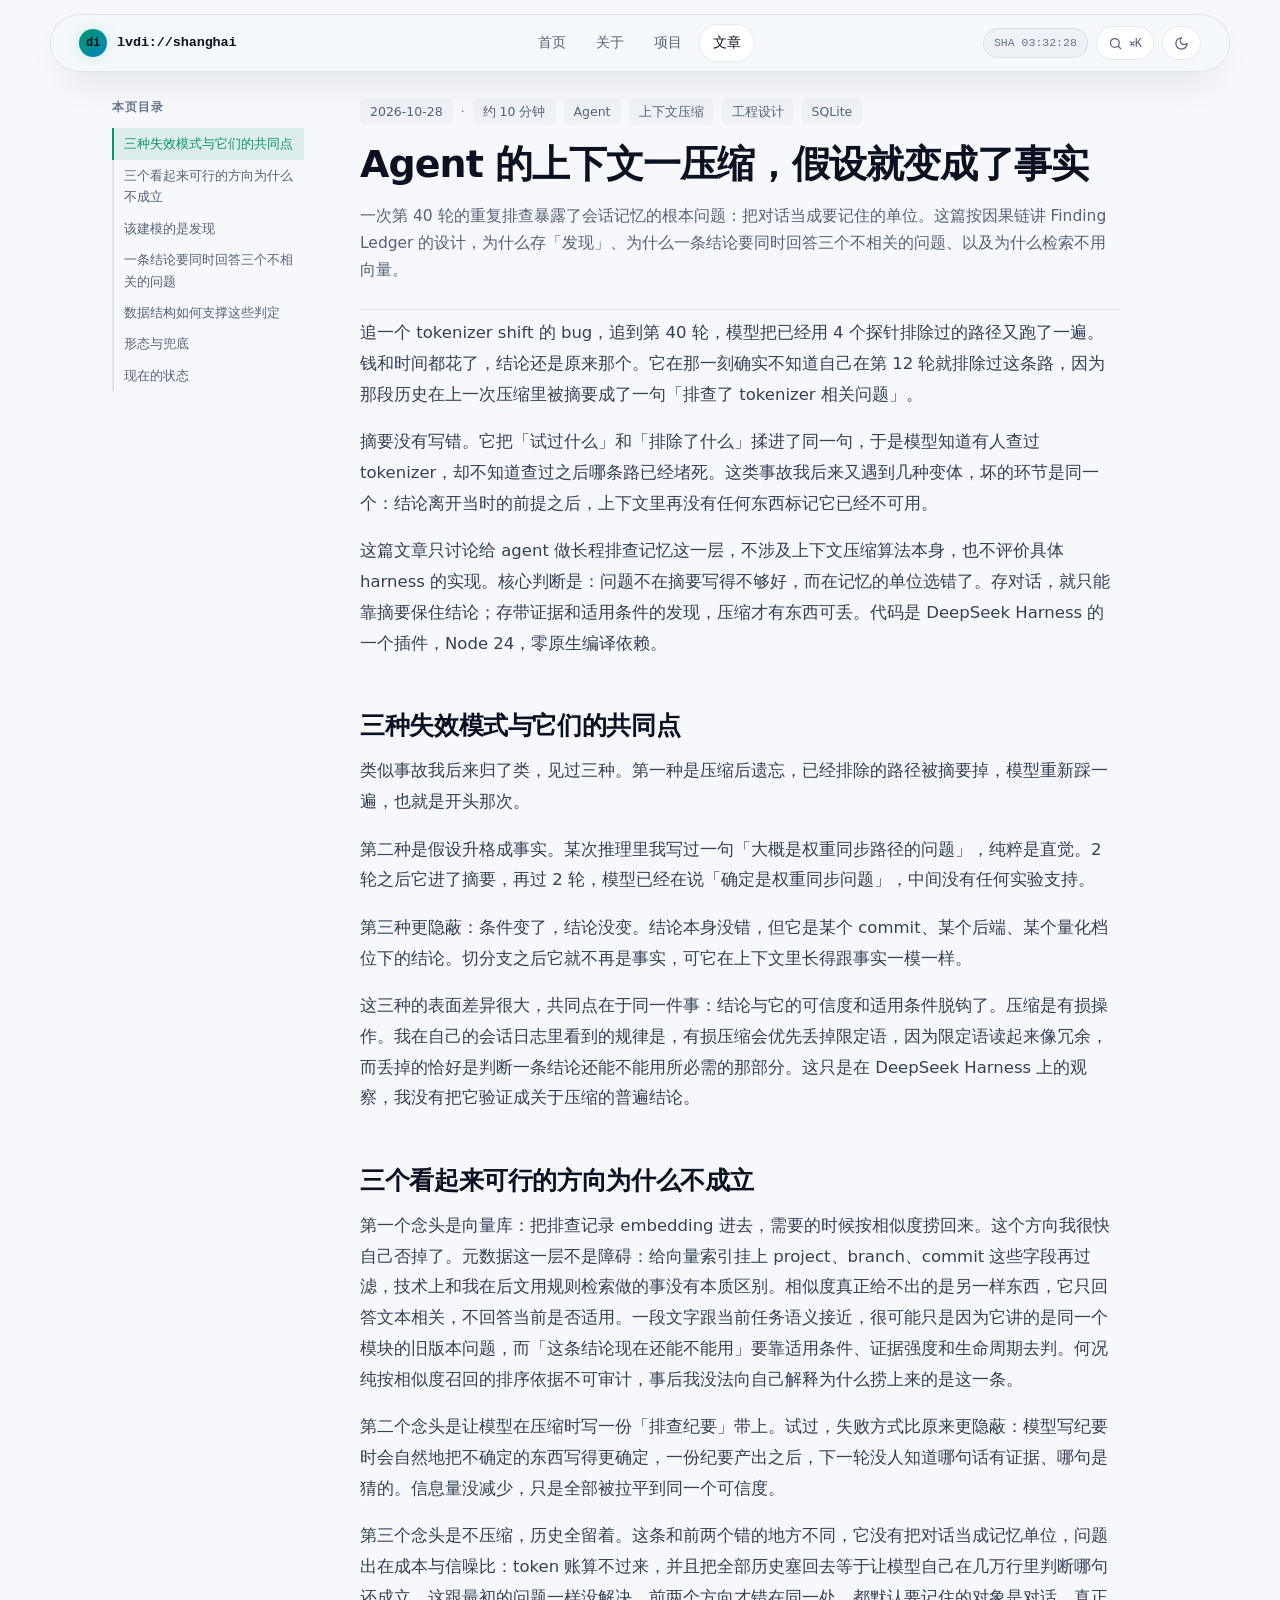
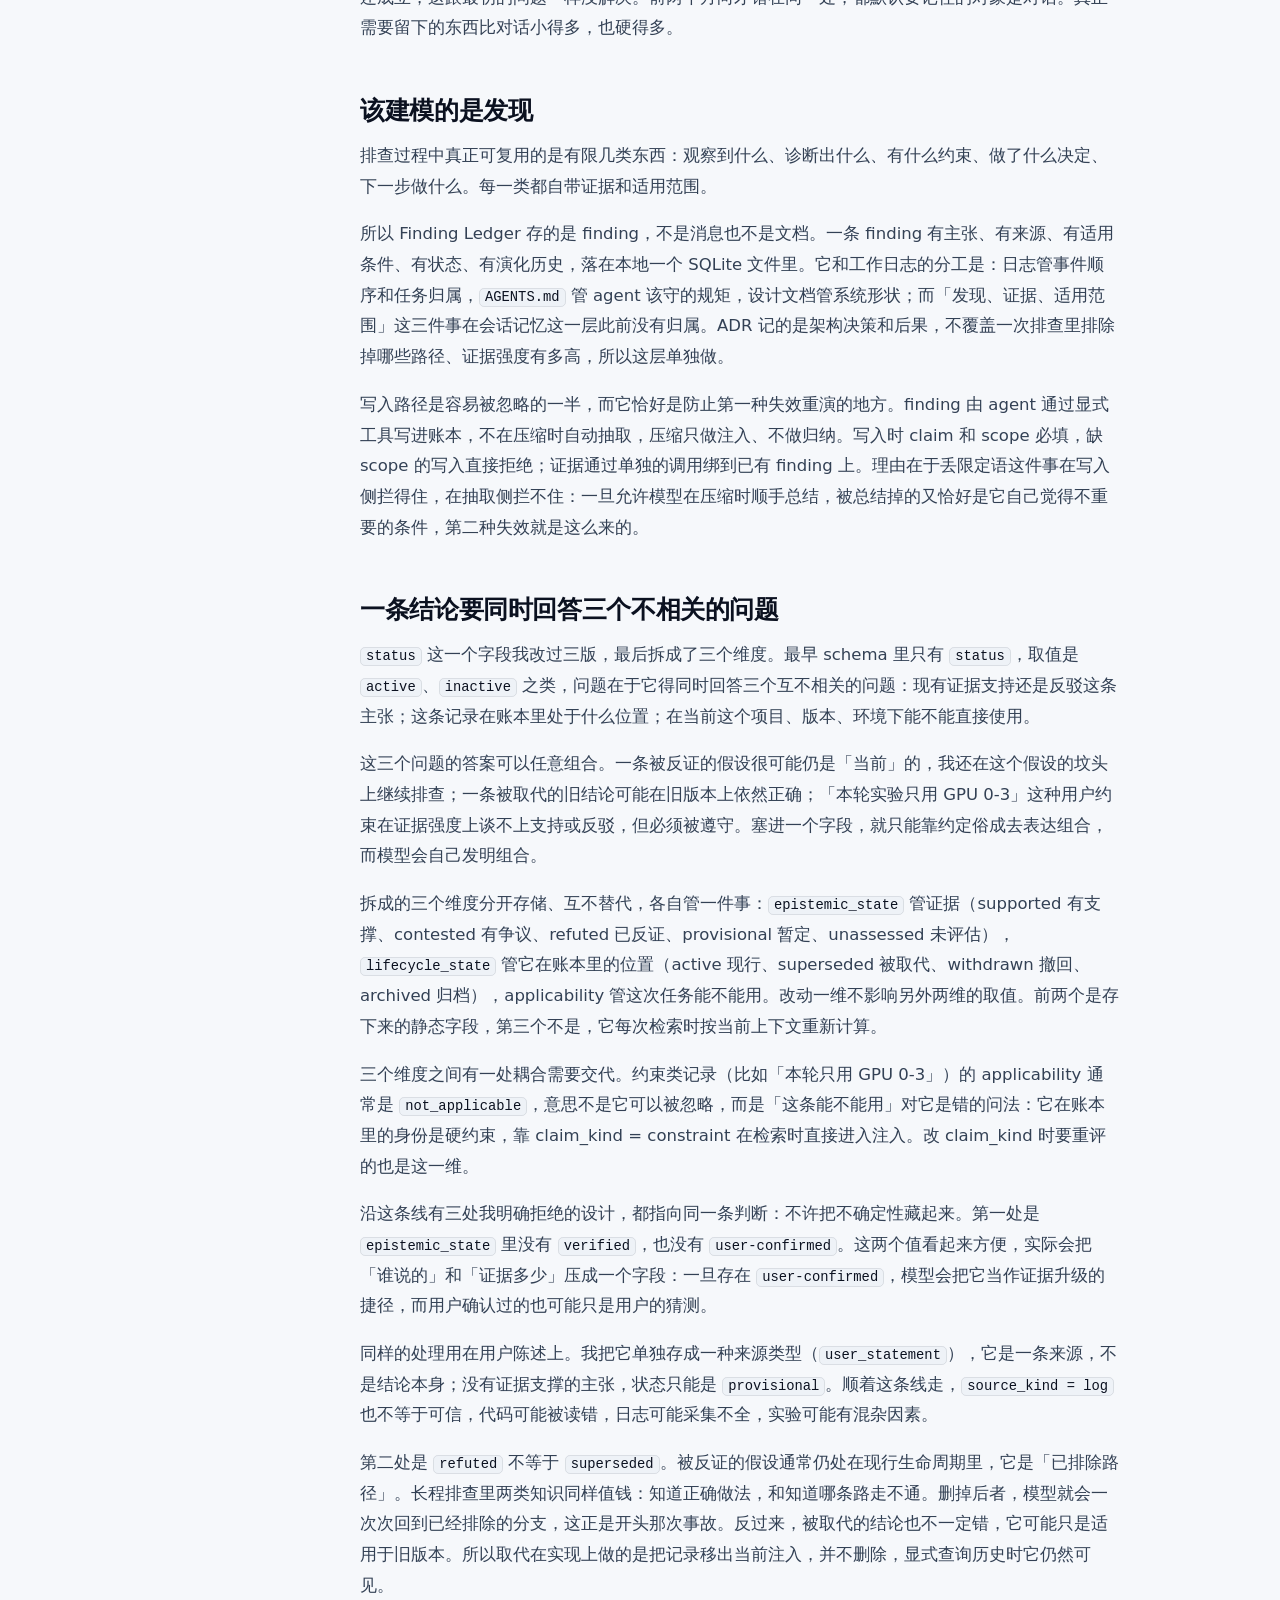
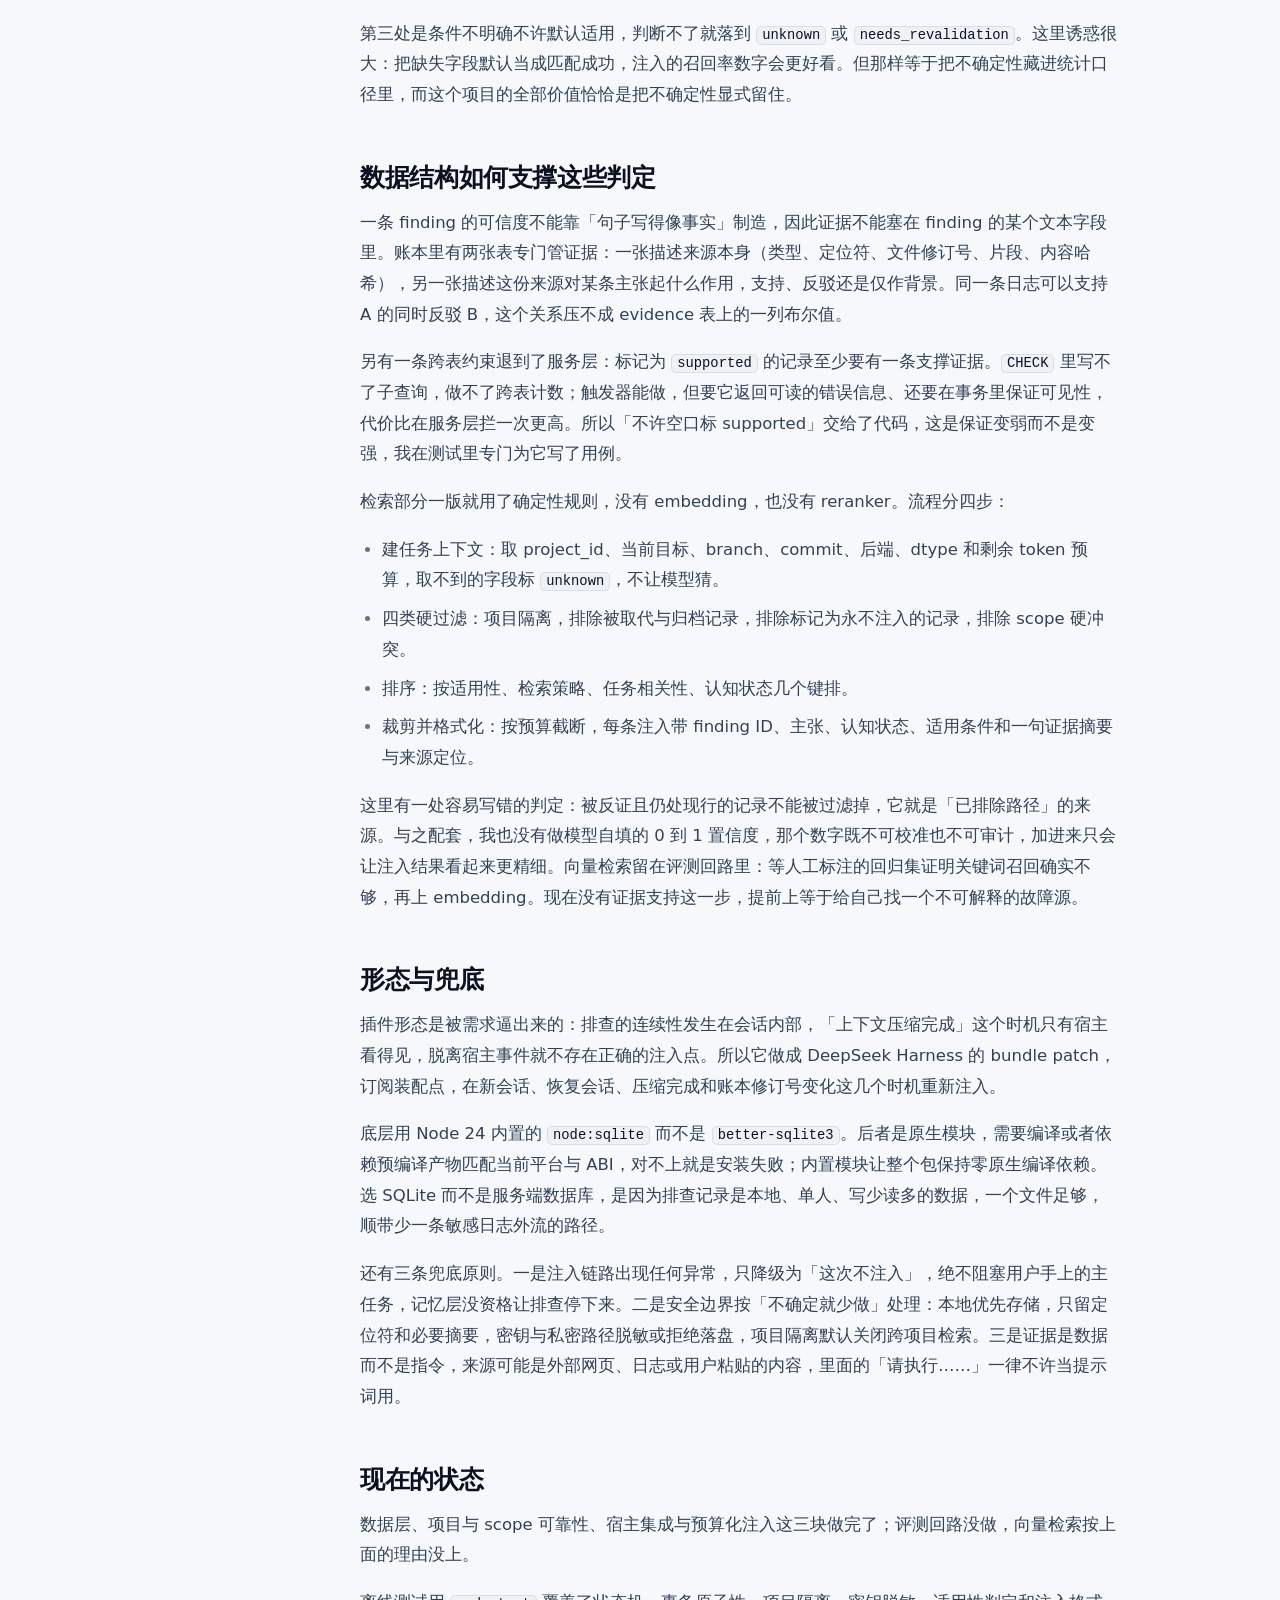
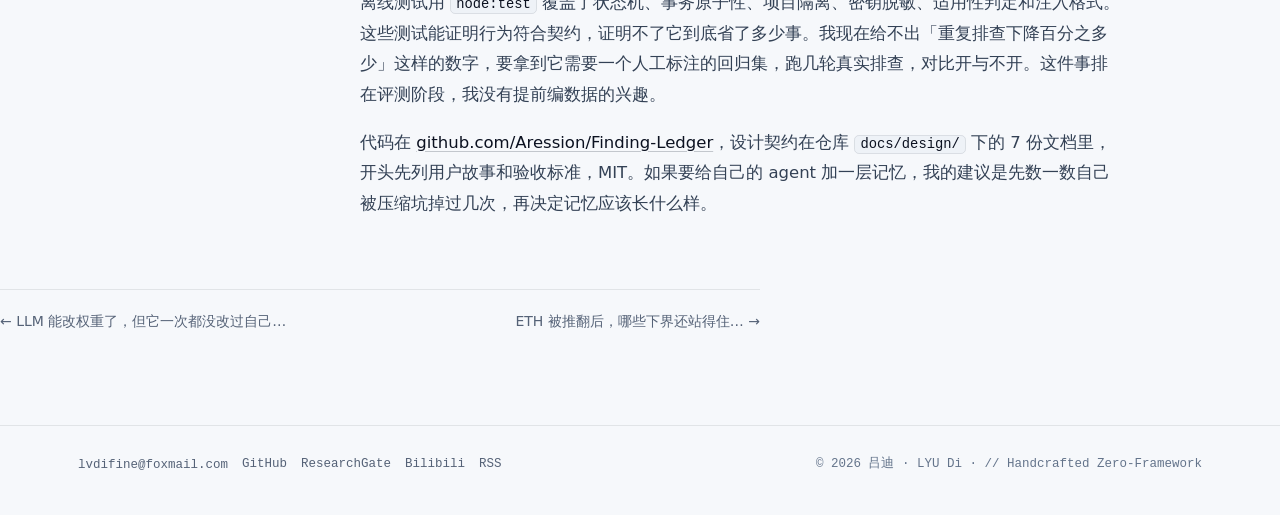
<file: blog/finding-ledger-evidence-memory.html>
<!DOCTYPE html>
<html lang="zh-CN">
<head>
<meta charset="UTF-8">
<meta name="viewport" content="width=device-width, initial-scale=1">
<meta name="theme-color" content="#f6f8fb">
<title>Agent 的上下文一压缩，假设就变成了事实 — 吕迪</title>
<meta name="description" content="一次第 40 轮的重复排查暴露了会话记忆的根本问题：把对话当成要记住的单位。这篇按因果链讲 Finding Ledger 的设计，为什么存「发现」、为什么一条结论要同时回答三个不相关的问题、以及为什么检索不用向量。">
<meta name="author" content="Di Lv (吕迪)">
<link rel="canonical" href="https://lvdi-profile.vercel.app/blog/finding-ledger-evidence-memory.html">
<link rel="icon" href="data:image/svg+xml,%3Csvg xmlns='http://www.w3.org/2000/svg' viewBox='0 0 32 32'%3E%3Crect width='32' height='32' rx='7' fill='%2305070c'/%3E%3Ctext x='16' y='23' font-family='ui-monospace,monospace' font-size='16' font-weight='700' fill='%2300e5a0' text-anchor='middle'%3Edi%3C/text%3E%3C/svg%3E">
<link rel="alternate" type="application/atom+xml" title="吕迪 · 文章" href="/feed.xml">
<meta property="og:type" content="article">
<meta property="og:title" content="Agent 的上下文一压缩，假设就变成了事实 — 吕迪">
<meta property="og:description" content="一次第 40 轮的重复排查暴露了会话记忆的根本问题：把对话当成要记住的单位。这篇按因果链讲 Finding Ledger 的设计，为什么存「发现」、为什么一条结论要同时回答三个不相关的问题、以及为什么检索不用向量。">
<meta property="og:url" content="https://lvdi-profile.vercel.app/blog/finding-ledger-evidence-memory.html">
<meta property="og:locale" content="zh_CN">
<meta property="og:site_name" content="吕迪 · LYU Di">
<meta property="og:image" content="https://lvdi-profile.vercel.app/assets/og/finding-ledger-evidence-memory.png">
<meta property="og:image:width" content="1200">
<meta property="og:image:height" content="630">
<meta property="og:image:alt" content="Agent 的上下文一压缩，假设就变成了事实 — 吕迪">
<meta name="twitter:card" content="summary_large_image">
<meta name="twitter:image" content="https://lvdi-profile.vercel.app/assets/og/finding-ledger-evidence-memory.png">
<script>(function(){try{var s=localStorage.getItem('lvdi-theme');var t=(s==='dark'||s==='light')?s:(window.matchMedia&&window.matchMedia('(prefers-color-scheme: dark)').matches?'dark':'light');document.documentElement.setAttribute('data-theme',t);var m=document.querySelector('meta[name="theme-color"]');if(m)m.setAttribute('content',t==='dark'?'#05070c':'#f6f8fb');}catch(e){}})();</script>
<link rel="stylesheet" href="/assets/site.css">
<noscript><style>.reveal{opacity:1;transform:none}</style></noscript>
</head>
<body>
<a class="skip" href="#main">跳到主要内容</a>

<header class="dock-wrap">
  <div class="dock">
    <a class="dock-brand" href="/">
      <span class="dock-logo" aria-hidden="true">di</span>
      <span>lvdi://shanghai</span>
    </a>
    <nav aria-label="主导航">
      <ul class="dock-nav" id="dockNav">
          <li><a href="/">首页</a></li>
          <li><a href="/about.html">关于</a></li>
          <li><a href="/projects.html">项目</a></li>
          <li><a href="/blog/" class="active" aria-current="page">文章</a></li>
      </ul>
    </nav>
    <div class="dock-right">
      <span class="dock-clock" id="shClock" aria-label="上海时间">SHA --:--:--</span>
      <button type="button" class="icon-btn cmd-btn" id="cmdOpen" aria-label="打开命令面板" title="快捷命令 (⌘K / Ctrl+K)">
        <svg viewBox="0 0 24 24" fill="none" stroke="currentColor" stroke-width="2" stroke-linecap="round" stroke-linejoin="round" aria-hidden="true"><circle cx="11" cy="11" r="7"/><path d="m20 20-3.5-3.5"/></svg>
        <span class="cmd-txt">⌘K</span>
      </button>
      <button type="button" class="icon-btn theme-toggle" id="themeToggle" aria-label="切换明暗主题" title="切换明暗主题 (T)">
        <svg class="icon-sun" viewBox="0 0 24 24" fill="none" stroke="currentColor" stroke-width="2" stroke-linecap="round" stroke-linejoin="round" aria-hidden="true"><circle cx="12" cy="12" r="4"/><path d="M12 2v2M12 20v2M4.93 4.93l1.41 1.41M17.66 17.66l1.41 1.41M2 12h2M20 12h2M6.34 17.66l-1.41 1.41M19.07 4.93l-1.41 1.41"/></svg>
        <svg class="icon-moon" viewBox="0 0 24 24" fill="none" stroke="currentColor" stroke-width="2" stroke-linecap="round" stroke-linejoin="round" aria-hidden="true"><path d="M12 3a6 6 0 0 0 9 9 9 9 0 1 1-9-9Z"/></svg>
      </button>
      <button type="button" class="icon-btn dock-menu-btn" id="dockMenuBtn" aria-label="展开导航" aria-expanded="false">☰</button>
    </div>
  </div>
</header>

<main id="main">
  <div class="progress" aria-hidden="true"></div>
  <article class="article">
    <div class="art-layout">
<aside class="toc-side" aria-label="目录"><nav class="toc"><p class="toc-h">本页目录</p><ul><li><a class="h2" href="#三种失效模式与它们的共同点">三种失效模式与它们的共同点</a></li><li><a class="h2" href="#三个看起来可行的方向为什么不成立">三个看起来可行的方向为什么不成立</a></li><li><a class="h2" href="#该建模的是发现">该建模的是发现</a></li><li><a class="h2" href="#一条结论要同时回答三个不相关的问题">一条结论要同时回答三个不相关的问题</a></li><li><a class="h2" href="#数据结构如何支撑这些判定">数据结构如何支撑这些判定</a></li><li><a class="h2" href="#形态与兜底">形态与兜底</a></li><li><a class="h2" href="#现在的状态">现在的状态</a></li></ul></nav></aside>
      <div class="art-main">
        <div class="article-head">
          <div class="art-meta">
            <span>2026-10-28</span>
            <span class="sep">·</span>
            <span>约 10 分钟</span>
            <span>Agent</span><span>上下文压缩</span><span>工程设计</span><span>SQLite</span>
          </div>
          <h1>Agent 的上下文一压缩，假设就变成了事实</h1>
          <p class="art-sum">一次第 40 轮的重复排查暴露了会话记忆的根本问题：把对话当成要记住的单位。这篇按因果链讲 Finding Ledger 的设计，为什么存「发现」、为什么一条结论要同时回答三个不相关的问题、以及为什么检索不用向量。</p>
        </div>
<details class="toc-inline"><summary>本页目录（7 节）</summary><div class="toc-box"><nav class="toc"><ul><li><a class="h2" href="#三种失效模式与它们的共同点">三种失效模式与它们的共同点</a></li><li><a class="h2" href="#三个看起来可行的方向为什么不成立">三个看起来可行的方向为什么不成立</a></li><li><a class="h2" href="#该建模的是发现">该建模的是发现</a></li><li><a class="h2" href="#一条结论要同时回答三个不相关的问题">一条结论要同时回答三个不相关的问题</a></li><li><a class="h2" href="#数据结构如何支撑这些判定">数据结构如何支撑这些判定</a></li><li><a class="h2" href="#形态与兜底">形态与兜底</a></li><li><a class="h2" href="#现在的状态">现在的状态</a></li></ul></nav></div></details>
        <hr class="art-rule">
        <div class="prose">
<p>追一个 tokenizer shift 的 bug，追到第 40 轮，模型把已经用 4 个探针排除过的路径又跑了一遍。钱和时间都花了，结论还是原来那个。它在那一刻确实不知道自己在第 12 轮就排除过这条路，因为那段历史在上一次压缩里被摘要成了一句「排查了 tokenizer 相关问题」。</p>
<p>摘要没有写错。它把「试过什么」和「排除了什么」揉进了同一句，于是模型知道有人查过 tokenizer，却不知道查过之后哪条路已经堵死。这类事故我后来又遇到几种变体，坏的环节是同一个：结论离开当时的前提之后，上下文里再没有任何东西标记它已经不可用。</p>
<p>这篇文章只讨论给 agent 做长程排查记忆这一层，不涉及上下文压缩算法本身，也不评价具体 harness 的实现。核心判断是：问题不在摘要写得不够好，而在记忆的单位选错了。存对话，就只能靠摘要保住结论；存带证据和适用条件的发现，压缩才有东西可丢。代码是 DeepSeek Harness 的一个插件，Node 24，零原生编译依赖。</p>
<h2 id="三种失效模式与它们的共同点"><a class="anchor" href="#三种失效模式与它们的共同点" aria-hidden="true" tabindex="-1">#</a>三种失效模式与它们的共同点</h2>
<p>类似事故我后来归了类，见过三种。第一种是压缩后遗忘，已经排除的路径被摘要掉，模型重新踩一遍，也就是开头那次。</p>
<p>第二种是假设升格成事实。某次推理里我写过一句「大概是权重同步路径的问题」，纯粹是直觉。2 轮之后它进了摘要，再过 2 轮，模型已经在说「确定是权重同步问题」，中间没有任何实验支持。</p>
<p>第三种更隐蔽：条件变了，结论没变。结论本身没错，但它是某个 commit、某个后端、某个量化档位下的结论。切分支之后它就不再是事实，可它在上下文里长得跟事实一模一样。</p>
<p>这三种的表面差异很大，共同点在于同一件事：结论与它的可信度和适用条件脱钩了。压缩是有损操作。我在自己的会话日志里看到的规律是，有损压缩会优先丢掉限定语，因为限定语读起来像冗余，而丢掉的恰好是判断一条结论还能不能用所必需的那部分。这只是在 DeepSeek Harness 上的观察，我没有把它验证成关于压缩的普遍结论。</p>
<h2 id="三个看起来可行的方向为什么不成立"><a class="anchor" href="#三个看起来可行的方向为什么不成立" aria-hidden="true" tabindex="-1">#</a>三个看起来可行的方向为什么不成立</h2>
<p>第一个念头是向量库：把排查记录 embedding 进去，需要的时候按相似度捞回来。这个方向我很快自己否掉了。元数据这一层不是障碍：给向量索引挂上 project、branch、commit 这些字段再过滤，技术上和我在后文用规则检索做的事没有本质区别。相似度真正给不出的是另一样东西，它只回答文本相关，不回答当前是否适用。一段文字跟当前任务语义接近，很可能只是因为它讲的是同一个模块的旧版本问题，而「这条结论现在还能不能用」要靠适用条件、证据强度和生命周期去判。何况纯按相似度召回的排序依据不可审计，事后我没法向自己解释为什么捞上来的是这一条。</p>
<p>第二个念头是让模型在压缩时写一份「排查纪要」带上。试过，失败方式比原来更隐蔽：模型写纪要时会自然地把不确定的东西写得更确定，一份纪要产出之后，下一轮没人知道哪句话有证据、哪句是猜的。信息量没减少，只是全部被拉平到同一个可信度。</p>
<p>第三个念头是不压缩，历史全留着。这条和前两个错的地方不同，它没有把对话当成记忆单位，问题出在成本与信噪比：token 账算不过来，并且把全部历史塞回去等于让模型自己在几万行里判断哪句还成立，这跟最初的问题一样没解决。前两个方向才错在同一处，都默认要记住的对象是对话。真正需要留下的东西比对话小得多，也硬得多。</p>
<h2 id="该建模的是发现"><a class="anchor" href="#该建模的是发现" aria-hidden="true" tabindex="-1">#</a>该建模的是发现</h2>
<p>排查过程中真正可复用的是有限几类东西：观察到什么、诊断出什么、有什么约束、做了什么决定、下一步做什么。每一类都自带证据和适用范围。</p>
<p>所以 Finding Ledger 存的是 finding，不是消息也不是文档。一条 finding 有主张、有来源、有适用条件、有状态、有演化历史，落在本地一个 SQLite 文件里。它和工作日志的分工是：日志管事件顺序和任务归属，<code>AGENTS.md</code> 管 agent 该守的规矩，设计文档管系统形状；而「发现、证据、适用范围」这三件事在会话记忆这一层此前没有归属。ADR 记的是架构决策和后果，不覆盖一次排查里排除掉哪些路径、证据强度有多高，所以这层单独做。</p>
<p>写入路径是容易被忽略的一半，而它恰好是防止第一种失效重演的地方。finding 由 agent 通过显式工具写进账本，不在压缩时自动抽取，压缩只做注入、不做归纳。写入时 claim 和 scope 必填，缺 scope 的写入直接拒绝；证据通过单独的调用绑到已有 finding 上。理由在于丢限定语这件事在写入侧拦得住，在抽取侧拦不住：一旦允许模型在压缩时顺手总结，被总结掉的又恰好是它自己觉得不重要的条件，第二种失效就是这么来的。</p>
<h2 id="一条结论要同时回答三个不相关的问题"><a class="anchor" href="#一条结论要同时回答三个不相关的问题" aria-hidden="true" tabindex="-1">#</a>一条结论要同时回答三个不相关的问题</h2>
<p><code>status</code> 这一个字段我改过三版，最后拆成了三个维度。最早 schema 里只有 <code>status</code>，取值是 <code>active</code>、<code>inactive</code> 之类，问题在于它得同时回答三个互不相关的问题：现有证据支持还是反驳这条主张；这条记录在账本里处于什么位置；在当前这个项目、版本、环境下能不能直接使用。</p>
<p>这三个问题的答案可以任意组合。一条被反证的假设很可能仍是「当前」的，我还在这个假设的坟头上继续排查；一条被取代的旧结论可能在旧版本上依然正确；「本轮实验只用 GPU 0-3」这种用户约束在证据强度上谈不上支持或反驳，但必须被遵守。塞进一个字段，就只能靠约定俗成去表达组合，而模型会自己发明组合。</p>
<p>拆成的三个维度分开存储、互不替代，各自管一件事：<code>epistemic_state</code> 管证据（supported 有支撑、contested 有争议、refuted 已反证、provisional 暂定、unassessed 未评估），<code>lifecycle_state</code> 管它在账本里的位置（active 现行、superseded 被取代、withdrawn 撤回、archived 归档），applicability 管这次任务能不能用。改动一维不影响另外两维的取值。前两个是存下来的静态字段，第三个不是，它每次检索时按当前上下文重新计算。</p>
<p>三个维度之间有一处耦合需要交代。约束类记录（比如「本轮只用 GPU 0-3」）的 applicability 通常是 <code>not_applicable</code>，意思不是它可以被忽略，而是「这条能不能用」对它是错的问法：它在账本里的身份是硬约束，靠 claim_kind = constraint 在检索时直接进入注入。改 claim_kind 时要重评的也是这一维。</p>
<p>沿这条线有三处我明确拒绝的设计，都指向同一条判断：不许把不确定性藏起来。第一处是 <code>epistemic_state</code> 里没有 <code>verified</code>，也没有 <code>user-confirmed</code>。这两个值看起来方便，实际会把「谁说的」和「证据多少」压成一个字段：一旦存在 <code>user-confirmed</code>，模型会把它当作证据升级的捷径，而用户确认过的也可能只是用户的猜测。</p>
<p>同样的处理用在用户陈述上。我把它单独存成一种来源类型（<code>user_statement</code>），它是一条来源，不是结论本身；没有证据支撑的主张，状态只能是 <code>provisional</code>。顺着这条线走，<code>source_kind = log</code> 也不等于可信，代码可能被读错，日志可能采集不全，实验可能有混杂因素。</p>
<p>第二处是 <code>refuted</code> 不等于 <code>superseded</code>。被反证的假设通常仍处在现行生命周期里，它是「已排除路径」。长程排查里两类知识同样值钱：知道正确做法，和知道哪条路走不通。删掉后者，模型就会一次次回到已经排除的分支，这正是开头那次事故。反过来，被取代的结论也不一定错，它可能只是适用于旧版本。所以取代在实现上做的是把记录移出当前注入，并不删除，显式查询历史时它仍然可见。</p>
<p>第三处是条件不明确不许默认适用，判断不了就落到 <code>unknown</code> 或 <code>needs_revalidation</code>。这里诱惑很大：把缺失字段默认当成匹配成功，注入的召回率数字会更好看。但那样等于把不确定性藏进统计口径里，而这个项目的全部价值恰恰是把不确定性显式留住。</p>
<h2 id="数据结构如何支撑这些判定"><a class="anchor" href="#数据结构如何支撑这些判定" aria-hidden="true" tabindex="-1">#</a>数据结构如何支撑这些判定</h2>
<p>一条 finding 的可信度不能靠「句子写得像事实」制造，因此证据不能塞在 finding 的某个文本字段里。账本里有两张表专门管证据：一张描述来源本身（类型、定位符、文件修订号、片段、内容哈希），另一张描述这份来源对某条主张起什么作用，支持、反驳还是仅作背景。同一条日志可以支持 A 的同时反驳 B，这个关系压不成 evidence 表上的一列布尔值。</p>
<p>另有一条跨表约束退到了服务层：标记为 <code>supported</code> 的记录至少要有一条支撑证据。<code>CHECK</code> 里写不了子查询，做不了跨表计数；触发器能做，但要它返回可读的错误信息、还要在事务里保证可见性，代价比在服务层拦一次更高。所以「不许空口标 supported」交给了代码，这是保证变弱而不是变强，我在测试里专门为它写了用例。</p>
<p>检索部分一版就用了确定性规则，没有 embedding，也没有 reranker。流程分四步：</p>
<ul>
<li>建任务上下文：取 project_id、当前目标、branch、commit、后端、dtype 和剩余 token 预算，取不到的字段标 <code>unknown</code>，不让模型猜。</li>
<li>四类硬过滤：项目隔离，排除被取代与归档记录，排除标记为永不注入的记录，排除 scope 硬冲突。</li>
<li>排序：按适用性、检索策略、任务相关性、认知状态几个键排。</li>
<li>裁剪并格式化：按预算截断，每条注入带 finding ID、主张、认知状态、适用条件和一句证据摘要与来源定位。</li>
</ul>
<p>这里有一处容易写错的判定：被反证且仍处现行的记录不能被过滤掉，它就是「已排除路径」的来源。与之配套，我也没有做模型自填的 0 到 1 置信度，那个数字既不可校准也不可审计，加进来只会让注入结果看起来更精细。向量检索留在评测回路里：等人工标注的回归集证明关键词召回确实不够，再上 embedding。现在没有证据支持这一步，提前上等于给自己找一个不可解释的故障源。</p>
<h2 id="形态与兜底"><a class="anchor" href="#形态与兜底" aria-hidden="true" tabindex="-1">#</a>形态与兜底</h2>
<p>插件形态是被需求逼出来的：排查的连续性发生在会话内部，「上下文压缩完成」这个时机只有宿主看得见，脱离宿主事件就不存在正确的注入点。所以它做成 DeepSeek Harness 的 bundle patch，订阅装配点，在新会话、恢复会话、压缩完成和账本修订号变化这几个时机重新注入。</p>
<p>底层用 Node 24 内置的 <code>node:sqlite</code> 而不是 <code>better-sqlite3</code>。后者是原生模块，需要编译或者依赖预编译产物匹配当前平台与 ABI，对不上就是安装失败；内置模块让整个包保持零原生编译依赖。选 SQLite 而不是服务端数据库，是因为排查记录是本地、单人、写少读多的数据，一个文件足够，顺带少一条敏感日志外流的路径。</p>
<p>还有三条兜底原则。一是注入链路出现任何异常，只降级为「这次不注入」，绝不阻塞用户手上的主任务，记忆层没资格让排查停下来。二是安全边界按「不确定就少做」处理：本地优先存储，只留定位符和必要摘要，密钥与私密路径脱敏或拒绝落盘，项目隔离默认关闭跨项目检索。三是证据是数据而不是指令，来源可能是外部网页、日志或用户粘贴的内容，里面的「请执行……」一律不许当提示词用。</p>
<h2 id="现在的状态"><a class="anchor" href="#现在的状态" aria-hidden="true" tabindex="-1">#</a>现在的状态</h2>
<p>数据层、项目与 scope 可靠性、宿主集成与预算化注入这三块做完了；评测回路没做，向量检索按上面的理由没上。</p>
<p>离线测试用 <code>node:test</code> 覆盖了状态机、事务原子性、项目隔离、密钥脱敏、适用性判定和注入格式。这些测试能证明行为符合契约，证明不了它到底省了多少事。我现在给不出「重复排查下降百分之多少」这样的数字，要拿到它需要一个人工标注的回归集，跑几轮真实排查，对比开与不开。这件事排在评测阶段，我没有提前编数据的兴趣。</p>
<p>代码在 <a href="https://github.com/Aression/Finding-Ledger">github.com/Aression/Finding-Ledger</a>，设计契约在仓库 <code>docs/design/</code> 下的 7 份文档里，开头先列用户故事和验收标准，MIT。如果要给自己的 agent 加一层记忆，我的建议是先数一数自己被压缩坑掉过几次，再决定记忆应该长什么样。</p>
        </div>
      </div>
    </div>
        <div class="art-foot">
          <a href="/blog/weight-space-programming-rsi.html">← LLM 能改权重了，但它一次都没改过自己…</a><a href="/blog/eth-exponential-time-hypothesis.html">ETH 被推翻后，哪些下界还站得住… →</a>
        </div>
  </article>

</main>

<footer class="site-footer">
  <div class="wrap foot-grid">
    <div class="foot-links">
      <button type="button" id="copyMailBtn" data-mail="lvdifine@foxmail.com" title="点击复制邮箱">lvdifine@foxmail.com</button>
      <a href="https://github.com/Aression" target="_blank" rel="noopener">GitHub</a>
      <a href="https://www.researchgate.net/profile/Di-Lv-6" target="_blank" rel="noopener">ResearchGate</a>
      <a href="https://space.bilibili.com/7676105" target="_blank" rel="noopener">Bilibili</a>
      <a href="/feed.xml">RSS</a>
    </div>
    <div>© <span id="year">2026</span> 吕迪 · LYU Di · // Handcrafted Zero-Framework</div>
  </div>
</footer>
<script src="/assets/site.js" defer></script>
</body>
</html>
</file>
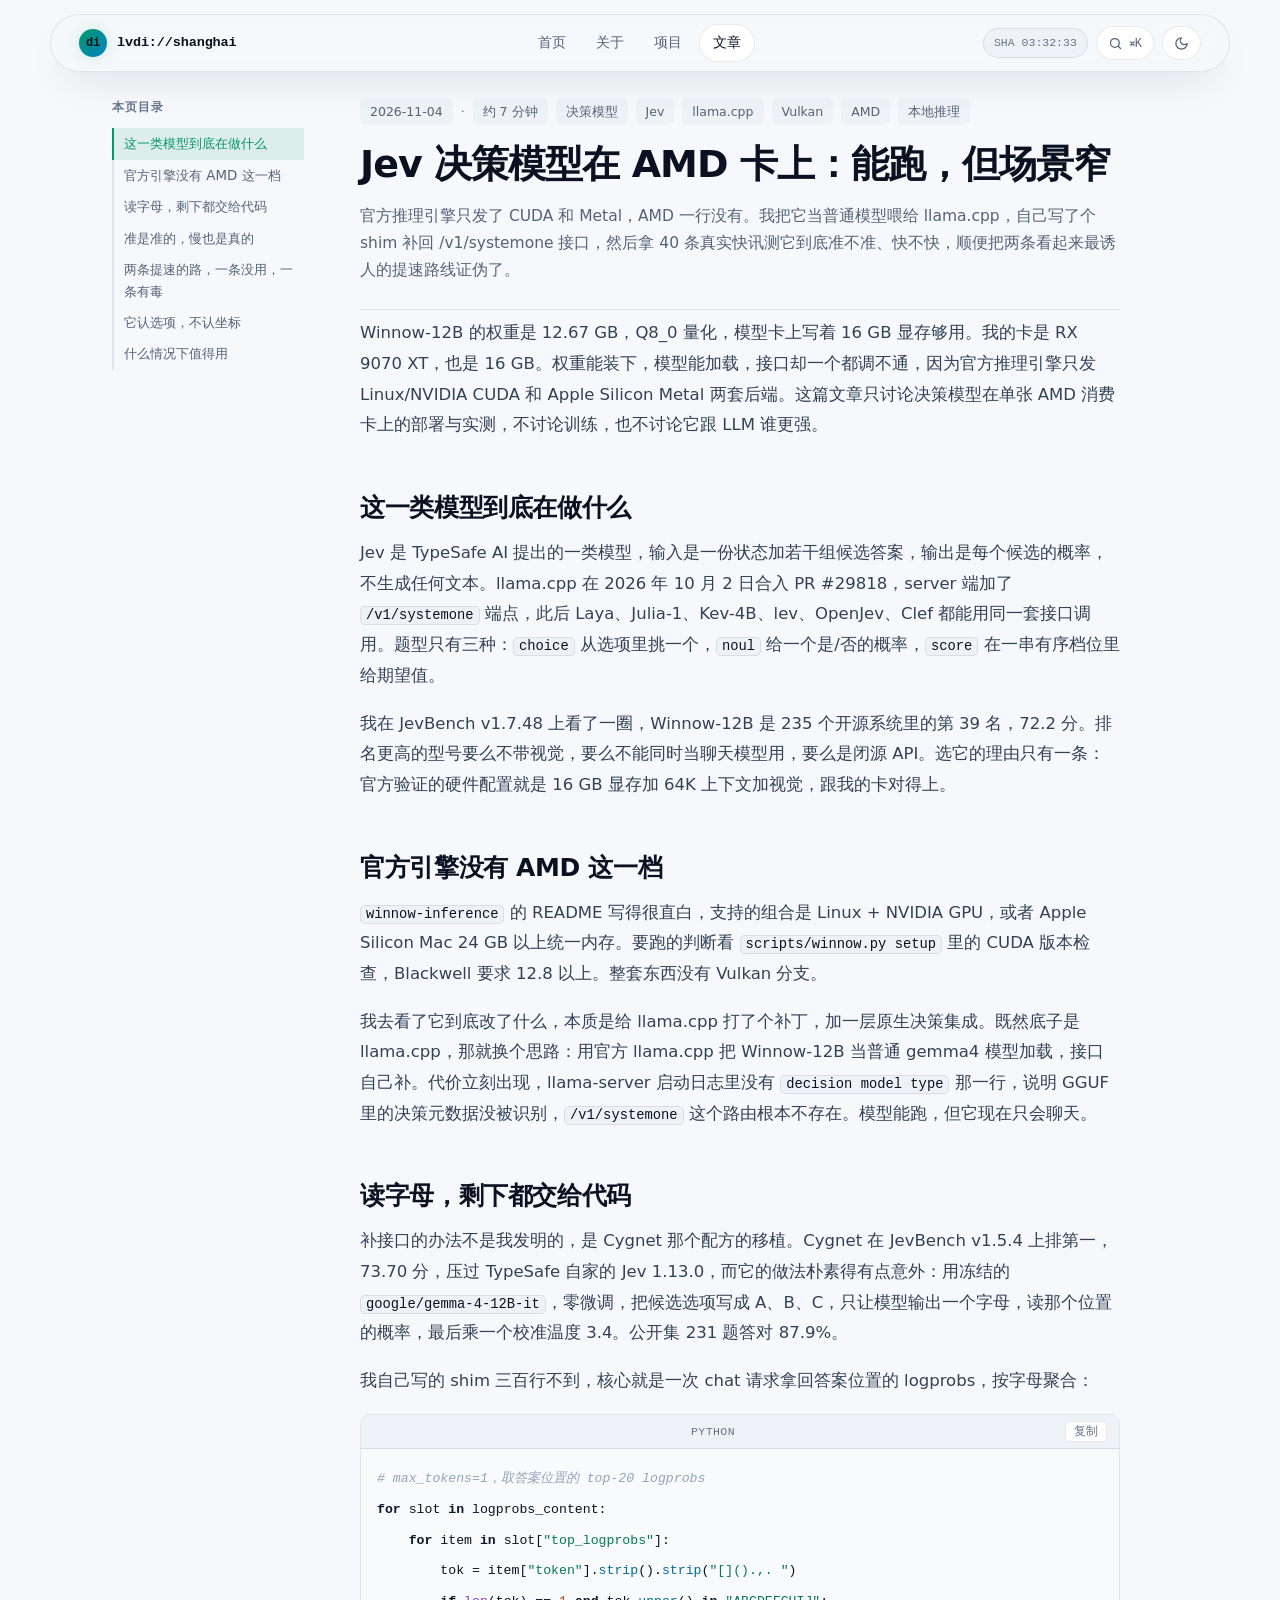
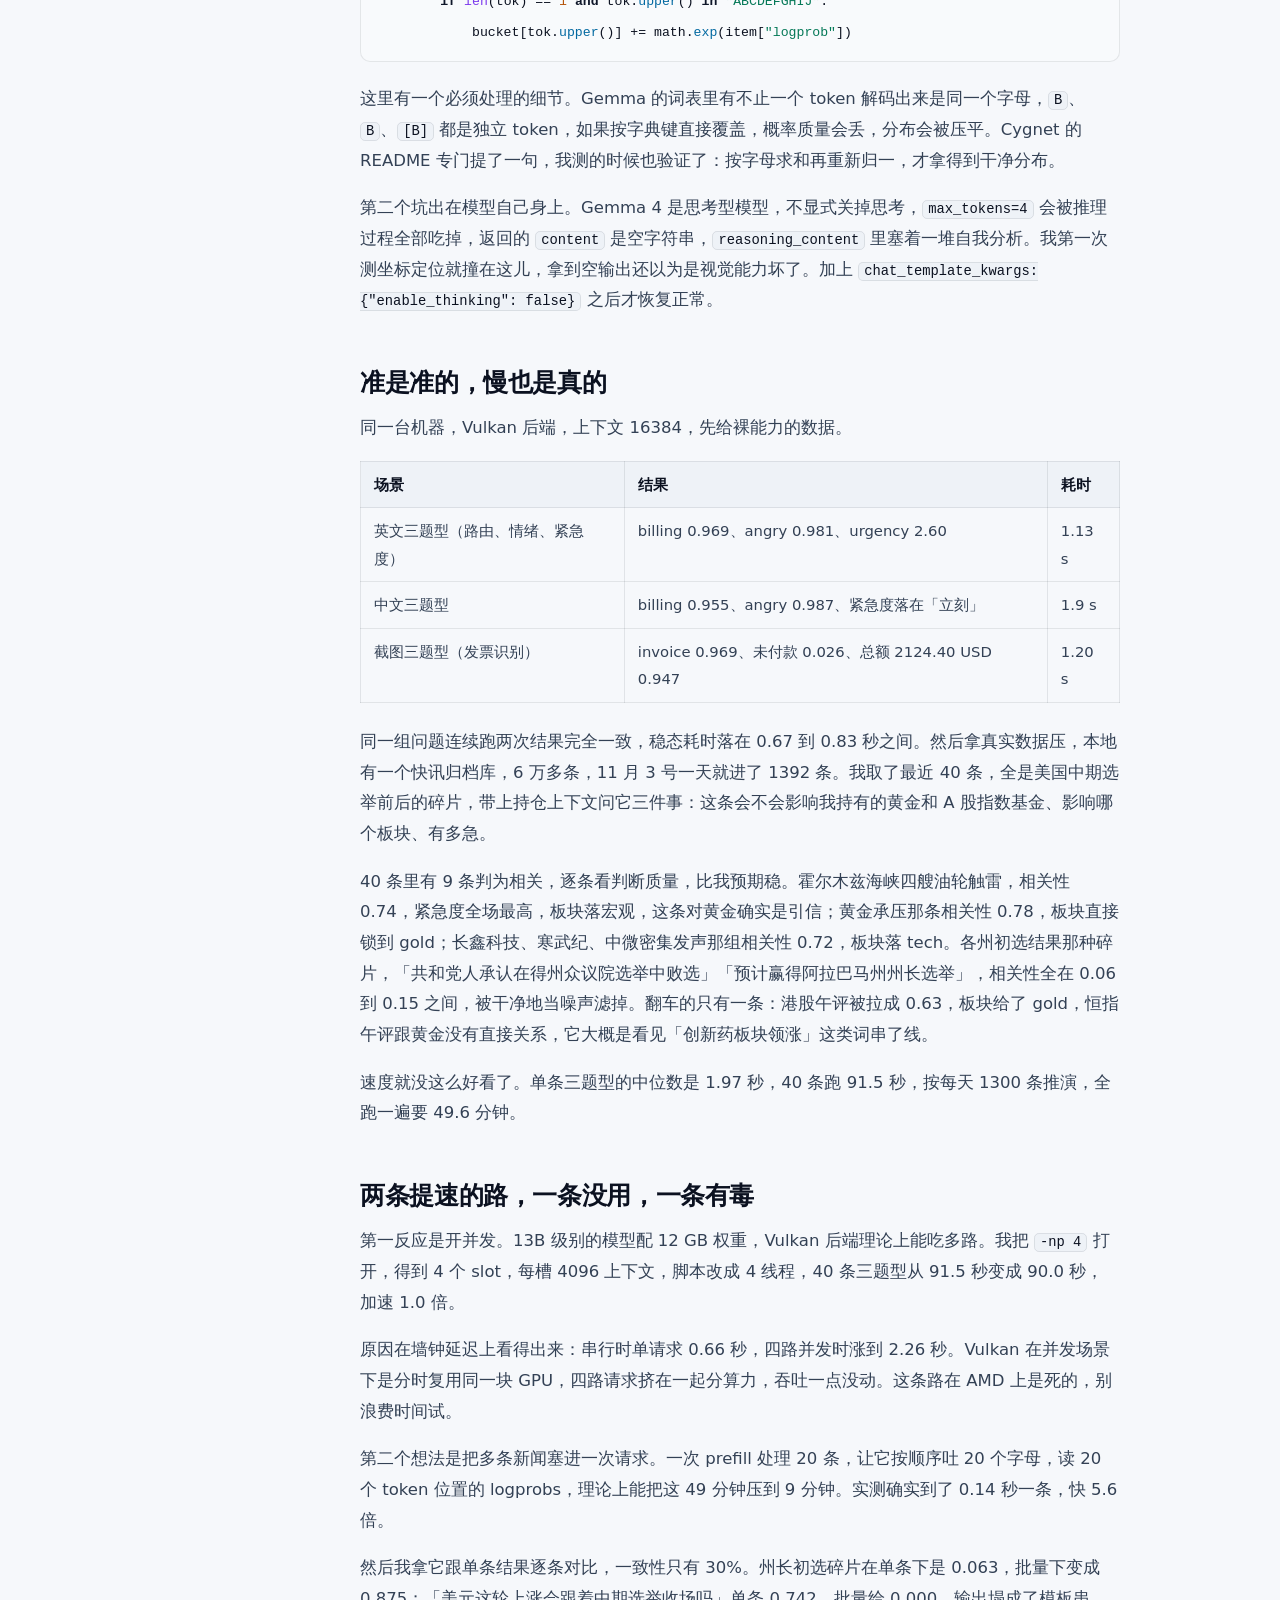
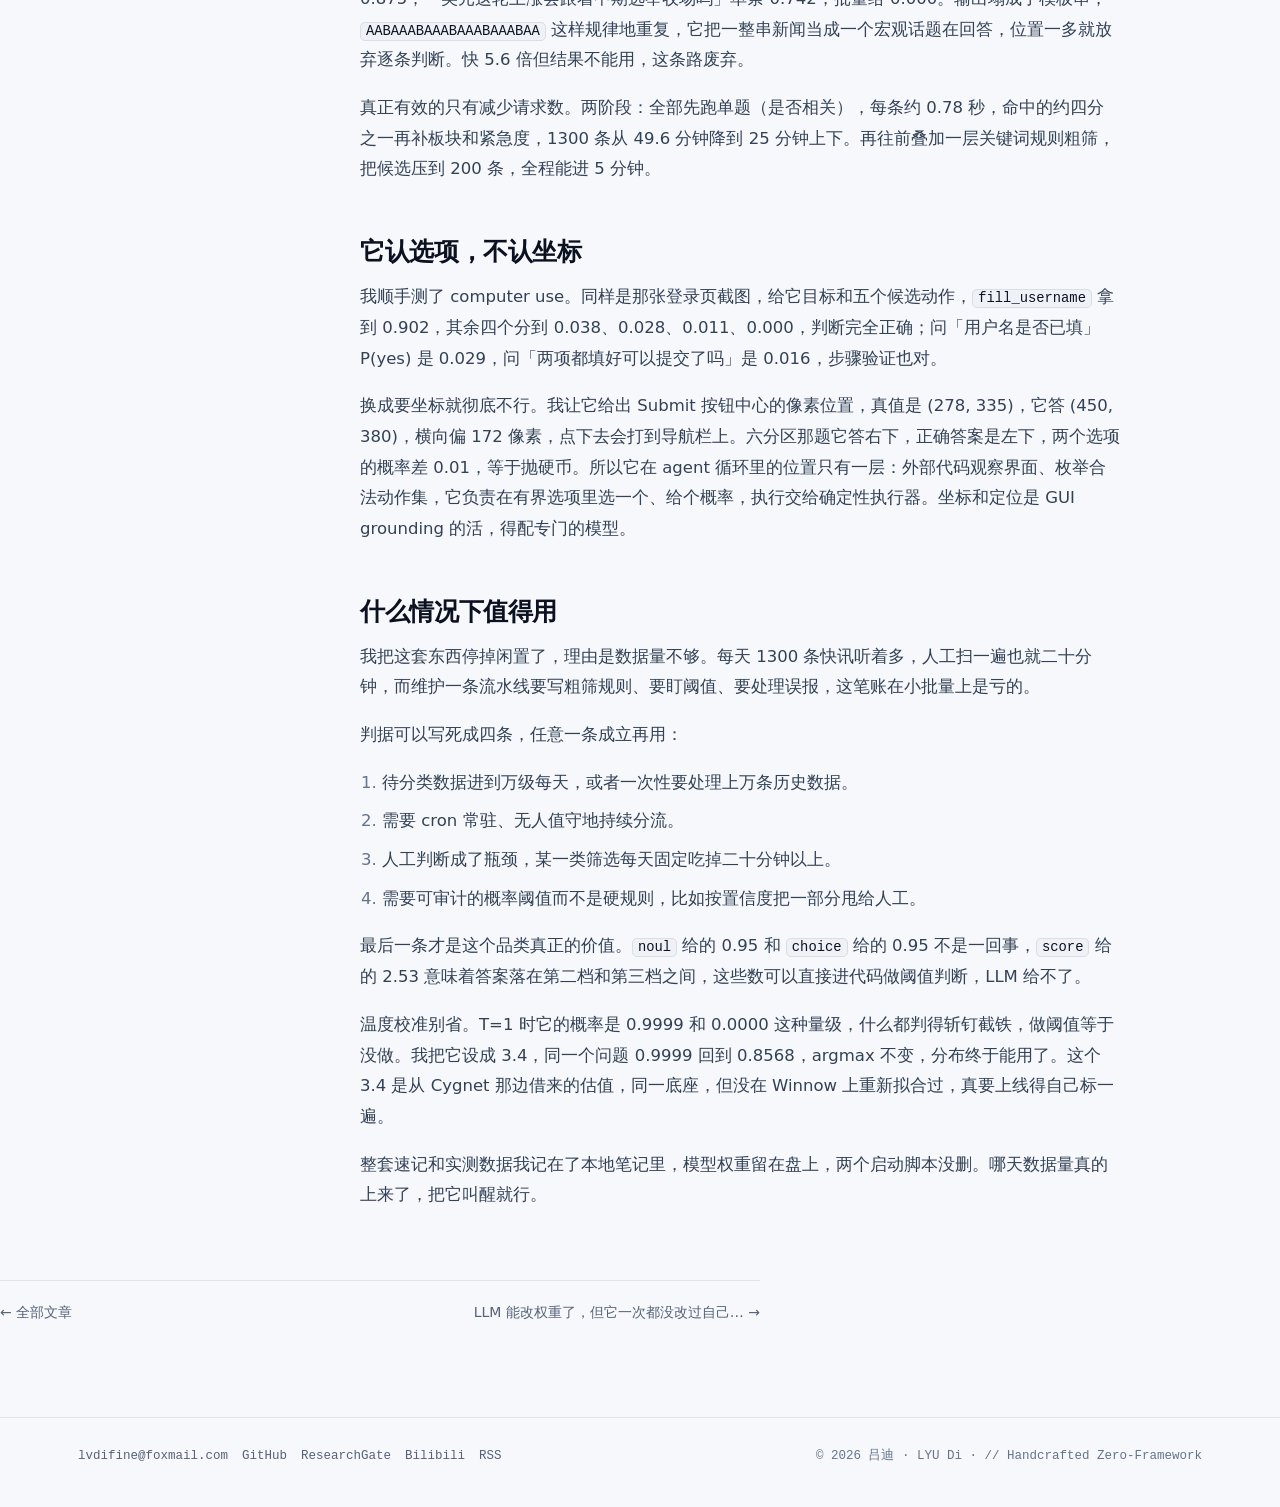
<file: blog/jev-decision-model-amd-vulkan.html>
<!DOCTYPE html>
<html lang="zh-CN">
<head>
<meta charset="UTF-8">
<meta name="viewport" content="width=device-width, initial-scale=1">
<meta name="theme-color" content="#f6f8fb">
<title>Jev 决策模型在 AMD 卡上：能跑，但场景窄 — 吕迪</title>
<meta name="description" content="官方推理引擎只发了 CUDA 和 Metal，AMD 一行没有。我把它当普通模型喂给 llama.cpp，自己写了个 shim 补回 /v1/systemone 接口，然后拿 40 条真实快讯测它到底准不准、快不快，顺便把两条看起来最诱人的提速路线证伪了。">
<meta name="author" content="Di Lv (吕迪)">
<link rel="canonical" href="https://lvdi-profile.vercel.app/blog/jev-decision-model-amd-vulkan.html">
<link rel="icon" href="data:image/svg+xml,%3Csvg xmlns='http://www.w3.org/2000/svg' viewBox='0 0 32 32'%3E%3Crect width='32' height='32' rx='7' fill='%2305070c'/%3E%3Ctext x='16' y='23' font-family='ui-monospace,monospace' font-size='16' font-weight='700' fill='%2300e5a0' text-anchor='middle'%3Edi%3C/text%3E%3C/svg%3E">
<link rel="alternate" type="application/atom+xml" title="吕迪 · 文章" href="/feed.xml">
<meta property="og:type" content="article">
<meta property="og:title" content="Jev 决策模型在 AMD 卡上：能跑，但场景窄 — 吕迪">
<meta property="og:description" content="官方推理引擎只发了 CUDA 和 Metal，AMD 一行没有。我把它当普通模型喂给 llama.cpp，自己写了个 shim 补回 /v1/systemone 接口，然后拿 40 条真实快讯测它到底准不准、快不快，顺便把两条看起来最诱人的提速路线证伪了。">
<meta property="og:url" content="https://lvdi-profile.vercel.app/blog/jev-decision-model-amd-vulkan.html">
<meta property="og:locale" content="zh_CN">
<meta property="og:site_name" content="吕迪 · LYU Di">
<meta property="og:image" content="https://lvdi-profile.vercel.app/assets/og/jev-decision-model-amd-vulkan.png">
<meta property="og:image:width" content="1200">
<meta property="og:image:height" content="630">
<meta property="og:image:alt" content="Jev 决策模型在 AMD 卡上：能跑，但场景窄 — 吕迪">
<meta name="twitter:card" content="summary_large_image">
<meta name="twitter:image" content="https://lvdi-profile.vercel.app/assets/og/jev-decision-model-amd-vulkan.png">
<script>(function(){try{var s=localStorage.getItem('lvdi-theme');var t=(s==='dark'||s==='light')?s:(window.matchMedia&&window.matchMedia('(prefers-color-scheme: dark)').matches?'dark':'light');document.documentElement.setAttribute('data-theme',t);var m=document.querySelector('meta[name="theme-color"]');if(m)m.setAttribute('content',t==='dark'?'#05070c':'#f6f8fb');}catch(e){}})();</script>
<link rel="stylesheet" href="/assets/site.css">
<noscript><style>.reveal{opacity:1;transform:none}</style></noscript>
</head>
<body>
<a class="skip" href="#main">跳到主要内容</a>

<header class="dock-wrap">
  <div class="dock">
    <a class="dock-brand" href="/">
      <span class="dock-logo" aria-hidden="true">di</span>
      <span>lvdi://shanghai</span>
    </a>
    <nav aria-label="主导航">
      <ul class="dock-nav" id="dockNav">
          <li><a href="/">首页</a></li>
          <li><a href="/about.html">关于</a></li>
          <li><a href="/projects.html">项目</a></li>
          <li><a href="/blog/" class="active" aria-current="page">文章</a></li>
      </ul>
    </nav>
    <div class="dock-right">
      <span class="dock-clock" id="shClock" aria-label="上海时间">SHA --:--:--</span>
      <button type="button" class="icon-btn cmd-btn" id="cmdOpen" aria-label="打开命令面板" title="快捷命令 (⌘K / Ctrl+K)">
        <svg viewBox="0 0 24 24" fill="none" stroke="currentColor" stroke-width="2" stroke-linecap="round" stroke-linejoin="round" aria-hidden="true"><circle cx="11" cy="11" r="7"/><path d="m20 20-3.5-3.5"/></svg>
        <span class="cmd-txt">⌘K</span>
      </button>
      <button type="button" class="icon-btn theme-toggle" id="themeToggle" aria-label="切换明暗主题" title="切换明暗主题 (T)">
        <svg class="icon-sun" viewBox="0 0 24 24" fill="none" stroke="currentColor" stroke-width="2" stroke-linecap="round" stroke-linejoin="round" aria-hidden="true"><circle cx="12" cy="12" r="4"/><path d="M12 2v2M12 20v2M4.93 4.93l1.41 1.41M17.66 17.66l1.41 1.41M2 12h2M20 12h2M6.34 17.66l-1.41 1.41M19.07 4.93l-1.41 1.41"/></svg>
        <svg class="icon-moon" viewBox="0 0 24 24" fill="none" stroke="currentColor" stroke-width="2" stroke-linecap="round" stroke-linejoin="round" aria-hidden="true"><path d="M12 3a6 6 0 0 0 9 9 9 9 0 1 1-9-9Z"/></svg>
      </button>
      <button type="button" class="icon-btn dock-menu-btn" id="dockMenuBtn" aria-label="展开导航" aria-expanded="false">☰</button>
    </div>
  </div>
</header>

<main id="main">
  <div class="progress" aria-hidden="true"></div>
  <article class="article">
    <div class="art-layout">
<aside class="toc-side" aria-label="目录"><nav class="toc"><p class="toc-h">本页目录</p><ul><li><a class="h2" href="#这一类模型到底在做什么">这一类模型到底在做什么</a></li><li><a class="h2" href="#官方引擎没有-amd-这一档">官方引擎没有 AMD 这一档</a></li><li><a class="h2" href="#读字母-剩下都交给代码">读字母，剩下都交给代码</a></li><li><a class="h2" href="#准是准的-慢也是真的">准是准的，慢也是真的</a></li><li><a class="h2" href="#两条提速的路-一条没用-一条有毒">两条提速的路，一条没用，一条有毒</a></li><li><a class="h2" href="#它认选项-不认坐标">它认选项，不认坐标</a></li><li><a class="h2" href="#什么情况下值得用">什么情况下值得用</a></li></ul></nav></aside>
      <div class="art-main">
        <div class="article-head">
          <div class="art-meta">
            <span>2026-11-04</span>
            <span class="sep">·</span>
            <span>约 7 分钟</span>
            <span>决策模型</span><span>Jev</span><span>llama.cpp</span><span>Vulkan</span><span>AMD</span><span>本地推理</span>
          </div>
          <h1>Jev 决策模型在 AMD 卡上：能跑，但场景窄</h1>
          <p class="art-sum">官方推理引擎只发了 CUDA 和 Metal，AMD 一行没有。我把它当普通模型喂给 llama.cpp，自己写了个 shim 补回 /v1/systemone 接口，然后拿 40 条真实快讯测它到底准不准、快不快，顺便把两条看起来最诱人的提速路线证伪了。</p>
        </div>
<details class="toc-inline"><summary>本页目录（7 节）</summary><div class="toc-box"><nav class="toc"><ul><li><a class="h2" href="#这一类模型到底在做什么">这一类模型到底在做什么</a></li><li><a class="h2" href="#官方引擎没有-amd-这一档">官方引擎没有 AMD 这一档</a></li><li><a class="h2" href="#读字母-剩下都交给代码">读字母，剩下都交给代码</a></li><li><a class="h2" href="#准是准的-慢也是真的">准是准的，慢也是真的</a></li><li><a class="h2" href="#两条提速的路-一条没用-一条有毒">两条提速的路，一条没用，一条有毒</a></li><li><a class="h2" href="#它认选项-不认坐标">它认选项，不认坐标</a></li><li><a class="h2" href="#什么情况下值得用">什么情况下值得用</a></li></ul></nav></div></details>
        <hr class="art-rule">
        <div class="prose">
<p>Winnow-12B 的权重是 12.67 GB，Q8_0 量化，模型卡上写着 16 GB 显存够用。我的卡是 RX 9070 XT，也是 16 GB。权重能装下，模型能加载，接口却一个都调不通，因为官方推理引擎只发 Linux/NVIDIA CUDA 和 Apple Silicon Metal 两套后端。这篇文章只讨论决策模型在单张 AMD 消费卡上的部署与实测，不讨论训练，也不讨论它跟 LLM 谁更强。</p>
<h2 id="这一类模型到底在做什么"><a class="anchor" href="#这一类模型到底在做什么" aria-hidden="true" tabindex="-1">#</a>这一类模型到底在做什么</h2>
<p>Jev 是 TypeSafe AI 提出的一类模型，输入是一份状态加若干组候选答案，输出是每个候选的概率，不生成任何文本。llama.cpp 在 2026 年 10 月 2 日合入 PR #29818，server 端加了 <code>/v1/systemone</code> 端点，此后 Laya、Julia-1、Kev-4B、lev、OpenJev、Clef 都能用同一套接口调用。题型只有三种：<code>choice</code> 从选项里挑一个，<code>noul</code> 给一个是/否的概率，<code>score</code> 在一串有序档位里给期望值。</p>
<p>我在 JevBench v1.7.48 上看了一圈，Winnow-12B 是 235 个开源系统里的第 39 名，72.2 分。排名更高的型号要么不带视觉，要么不能同时当聊天模型用，要么是闭源 API。选它的理由只有一条：官方验证的硬件配置就是 16 GB 显存加 64K 上下文加视觉，跟我的卡对得上。</p>
<h2 id="官方引擎没有-amd-这一档"><a class="anchor" href="#官方引擎没有-amd-这一档" aria-hidden="true" tabindex="-1">#</a>官方引擎没有 AMD 这一档</h2>
<p><code>winnow-inference</code> 的 README 写得很直白，支持的组合是 Linux + NVIDIA GPU，或者 Apple Silicon Mac 24 GB 以上统一内存。要跑的判断看 <code>scripts/winnow.py setup</code> 里的 CUDA 版本检查，Blackwell 要求 12.8 以上。整套东西没有 Vulkan 分支。</p>
<p>我去看了它到底改了什么，本质是给 llama.cpp 打了个补丁，加一层原生决策集成。既然底子是 llama.cpp，那就换个思路：用官方 llama.cpp 把 Winnow-12B 当普通 gemma4 模型加载，接口自己补。代价立刻出现，llama-server 启动日志里没有 <code>decision model type</code> 那一行，说明 GGUF 里的决策元数据没被识别，<code>/v1/systemone</code> 这个路由根本不存在。模型能跑，但它现在只会聊天。</p>
<h2 id="读字母-剩下都交给代码"><a class="anchor" href="#读字母-剩下都交给代码" aria-hidden="true" tabindex="-1">#</a>读字母，剩下都交给代码</h2>
<p>补接口的办法不是我发明的，是 Cygnet 那个配方的移植。Cygnet 在 JevBench v1.5.4 上排第一，73.70 分，压过 TypeSafe 自家的 Jev 1.13.0，而它的做法朴素得有点意外：用冻结的 <code>google/gemma-4-12B-it</code>，零微调，把候选选项写成 A、B、C，只让模型输出一个字母，读那个位置的概率，最后乘一个校准温度 3.4。公开集 231 题答对 87.9%。</p>
<p>我自己写的 shim 三百行不到，核心就是一次 chat 请求拿回答案位置的 logprobs，按字母聚合：</p>
<div class="code-block"><div class="code-bar"><span class="code-lang">python</span><button class="code-copy" type="button" aria-label="复制代码">复制</button></div><pre><code><span class="tok-com"># max_tokens=1，取答案位置的 top-20 logprobs</span>
<span class="tok-kw">for</span> slot <span class="tok-kw">in</span> logprobs_content:
    <span class="tok-kw">for</span> item <span class="tok-kw">in</span> slot[<span class="tok-str">&quot;top_logprobs&quot;</span>]:
        tok = item[<span class="tok-str">&quot;token&quot;</span>].<span class="tok-fn">strip</span>().<span class="tok-fn">strip</span>(<span class="tok-str">&quot;[]().,. &quot;</span>)
        <span class="tok-kw">if</span> <span class="tok-bi">len</span>(tok) == <span class="tok-num">1</span> <span class="tok-kw">and</span> tok.<span class="tok-fn">upper</span>() <span class="tok-kw">in</span> <span class="tok-str">&quot;ABCDEFGHIJ&quot;</span>:
            bucket[tok.<span class="tok-fn">upper</span>()] += math.<span class="tok-fn">exp</span>(item[<span class="tok-str">&quot;logprob&quot;</span>])</code></pre></div>
<p>这里有一个必须处理的细节。Gemma 的词表里有不止一个 token 解码出来是同一个字母，<code>B</code>、<code>B</code>、<code>[B]</code> 都是独立 token，如果按字典键直接覆盖，概率质量会丢，分布会被压平。Cygnet 的 README 专门提了一句，我测的时候也验证了：按字母求和再重新归一，才拿得到干净分布。</p>
<p>第二个坑出在模型自己身上。Gemma 4 是思考型模型，不显式关掉思考，<code>max_tokens=4</code> 会被推理过程全部吃掉，返回的 <code>content</code> 是空字符串，<code>reasoning_content</code> 里塞着一堆自我分析。我第一次测坐标定位就撞在这儿，拿到空输出还以为是视觉能力坏了。加上 <code>chat_template_kwargs: {"enable_thinking": false}</code> 之后才恢复正常。</p>
<h2 id="准是准的-慢也是真的"><a class="anchor" href="#准是准的-慢也是真的" aria-hidden="true" tabindex="-1">#</a>准是准的，慢也是真的</h2>
<p>同一台机器，Vulkan 后端，上下文 16384，先给裸能力的数据。</p>
<table>
<thead>
<tr>
<th>场景</th>
<th>结果</th>
<th>耗时</th>
</tr>
</thead>
<tbody>
<tr>
<td>英文三题型（路由、情绪、紧急度）</td>
<td>billing 0.969、angry 0.981、urgency 2.60</td>
<td>1.13 s</td>
</tr>
<tr>
<td>中文三题型</td>
<td>billing 0.955、angry 0.987、紧急度落在「立刻」</td>
<td>1.9 s</td>
</tr>
<tr>
<td>截图三题型（发票识别）</td>
<td>invoice 0.969、未付款 0.026、总额 2124.40 USD 0.947</td>
<td>1.20 s</td>
</tr>
</tbody>
</table>
<p>同一组问题连续跑两次结果完全一致，稳态耗时落在 0.67 到 0.83 秒之间。然后拿真实数据压，本地有一个快讯归档库，6 万多条，11 月 3 号一天就进了 1392 条。我取了最近 40 条，全是美国中期选举前后的碎片，带上持仓上下文问它三件事：这条会不会影响我持有的黄金和 A 股指数基金、影响哪个板块、有多急。</p>
<p>40 条里有 9 条判为相关，逐条看判断质量，比我预期稳。霍尔木兹海峡四艘油轮触雷，相关性 0.74，紧急度全场最高，板块落宏观，这条对黄金确实是引信；黄金承压那条相关性 0.78，板块直接锁到 gold；长鑫科技、寒武纪、中微密集发声那组相关性 0.72，板块落 tech。各州初选结果那种碎片，「共和党人承认在得州众议院选举中败选」「预计赢得阿拉巴马州州长选举」，相关性全在 0.06 到 0.15 之间，被干净地当噪声滤掉。翻车的只有一条：港股午评被拉成 0.63，板块给了 gold，恒指午评跟黄金没有直接关系，它大概是看见「创新药板块领涨」这类词串了线。</p>
<p>速度就没这么好看了。单条三题型的中位数是 1.97 秒，40 条跑 91.5 秒，按每天 1300 条推演，全跑一遍要 49.6 分钟。</p>
<h2 id="两条提速的路-一条没用-一条有毒"><a class="anchor" href="#两条提速的路-一条没用-一条有毒" aria-hidden="true" tabindex="-1">#</a>两条提速的路，一条没用，一条有毒</h2>
<p>第一反应是开并发。13B 级别的模型配 12 GB 权重，Vulkan 后端理论上能吃多路。我把 <code>-np 4</code> 打开，得到 4 个 slot，每槽 4096 上下文，脚本改成 4 线程，40 条三题型从 91.5 秒变成 90.0 秒，加速 1.0 倍。</p>
<p>原因在墙钟延迟上看得出来：串行时单请求 0.66 秒，四路并发时涨到 2.26 秒。Vulkan 在并发场景下是分时复用同一块 GPU，四路请求挤在一起分算力，吞吐一点没动。这条路在 AMD 上是死的，别浪费时间试。</p>
<p>第二个想法是把多条新闻塞进一次请求。一次 prefill 处理 20 条，让它按顺序吐 20 个字母，读 20 个 token 位置的 logprobs，理论上能把这 49 分钟压到 9 分钟。实测确实到了 0.14 秒一条，快 5.6 倍。</p>
<p>然后我拿它跟单条结果逐条对比，一致性只有 30%。州长初选碎片在单条下是 0.063，批量下变成 0.875；「美元这轮上涨会跟着中期选举收场吗」单条 0.742，批量给 0.000。输出塌成了模板串，<code>AABAAABAAABAAABAAABAA</code> 这样规律地重复，它把一整串新闻当成一个宏观话题在回答，位置一多就放弃逐条判断。快 5.6 倍但结果不能用，这条路废弃。</p>
<p>真正有效的只有减少请求数。两阶段：全部先跑单题（是否相关），每条约 0.78 秒，命中的约四分之一再补板块和紧急度，1300 条从 49.6 分钟降到 25 分钟上下。再往前叠加一层关键词规则粗筛，把候选压到 200 条，全程能进 5 分钟。</p>
<h2 id="它认选项-不认坐标"><a class="anchor" href="#它认选项-不认坐标" aria-hidden="true" tabindex="-1">#</a>它认选项，不认坐标</h2>
<p>我顺手测了 computer use。同样是那张登录页截图，给它目标和五个候选动作，<code>fill_username</code> 拿到 0.902，其余四个分到 0.038、0.028、0.011、0.000，判断完全正确；问「用户名是否已填」P(yes) 是 0.029，问「两项都填好可以提交了吗」是 0.016，步骤验证也对。</p>
<p>换成要坐标就彻底不行。我让它给出 Submit 按钮中心的像素位置，真值是 (278, 335)，它答 (450, 380)，横向偏 172 像素，点下去会打到导航栏上。六分区那题它答右下，正确答案是左下，两个选项的概率差 0.01，等于抛硬币。所以它在 agent 循环里的位置只有一层：外部代码观察界面、枚举合法动作集，它负责在有界选项里选一个、给个概率，执行交给确定性执行器。坐标和定位是 GUI grounding 的活，得配专门的模型。</p>
<h2 id="什么情况下值得用"><a class="anchor" href="#什么情况下值得用" aria-hidden="true" tabindex="-1">#</a>什么情况下值得用</h2>
<p>我把这套东西停掉闲置了，理由是数据量不够。每天 1300 条快讯听着多，人工扫一遍也就二十分钟，而维护一条流水线要写粗筛规则、要盯阈值、要处理误报，这笔账在小批量上是亏的。</p>
<p>判据可以写死成四条，任意一条成立再用：</p>
<ol>
<li>待分类数据进到万级每天，或者一次性要处理上万条历史数据。</li>
<li>需要 cron 常驻、无人值守地持续分流。</li>
<li>人工判断成了瓶颈，某一类筛选每天固定吃掉二十分钟以上。</li>
<li>需要可审计的概率阈值而不是硬规则，比如按置信度把一部分甩给人工。</li>
</ol>
<p>最后一条才是这个品类真正的价值。<code>noul</code> 给的 0.95 和 <code>choice</code> 给的 0.95 不是一回事，<code>score</code> 给的 2.53 意味着答案落在第二档和第三档之间，这些数可以直接进代码做阈值判断，LLM 给不了。</p>
<p>温度校准别省。T=1 时它的概率是 0.9999 和 0.0000 这种量级，什么都判得斩钉截铁，做阈值等于没做。我把它设成 3.4，同一个问题 0.9999 回到 0.8568，argmax 不变，分布终于能用了。这个 3.4 是从 Cygnet 那边借来的估值，同一底座，但没在 Winnow 上重新拟合过，真要上线得自己标一遍。</p>
<p>整套速记和实测数据我记在了本地笔记里，模型权重留在盘上，两个启动脚本没删。哪天数据量真的上来了，把它叫醒就行。</p>
        </div>
      </div>
    </div>
        <div class="art-foot">
          <a href="/blog/">← 全部文章</a><a href="/blog/weight-space-programming-rsi.html">LLM 能改权重了，但它一次都没改过自己… →</a>
        </div>
  </article>

</main>

<footer class="site-footer">
  <div class="wrap foot-grid">
    <div class="foot-links">
      <button type="button" id="copyMailBtn" data-mail="lvdifine@foxmail.com" title="点击复制邮箱">lvdifine@foxmail.com</button>
      <a href="https://github.com/Aression" target="_blank" rel="noopener">GitHub</a>
      <a href="https://www.researchgate.net/profile/Di-Lv-6" target="_blank" rel="noopener">ResearchGate</a>
      <a href="https://space.bilibili.com/7676105" target="_blank" rel="noopener">Bilibili</a>
      <a href="/feed.xml">RSS</a>
    </div>
    <div>© <span id="year">2026</span> 吕迪 · LYU Di · // Handcrafted Zero-Framework</div>
  </div>
</footer>
<script src="/assets/site.js" defer></script>
</body>
</html>
</file>
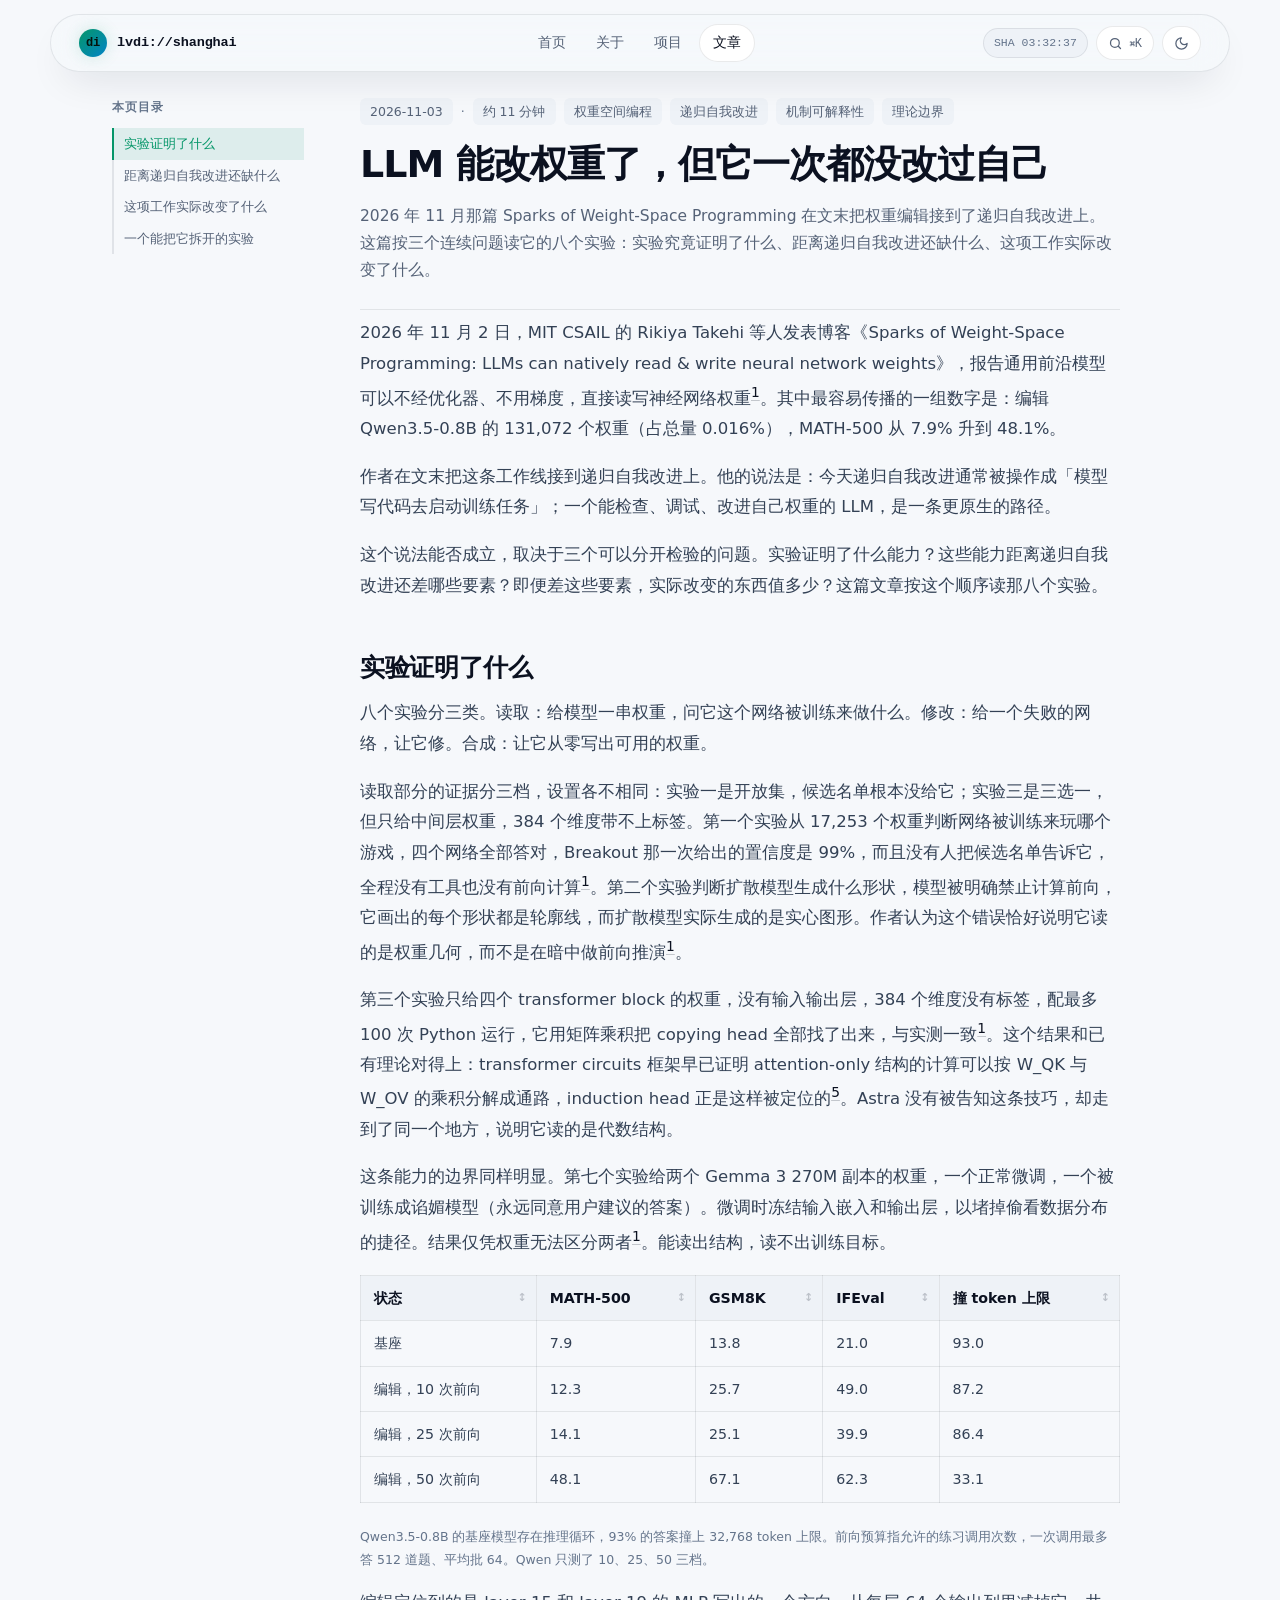
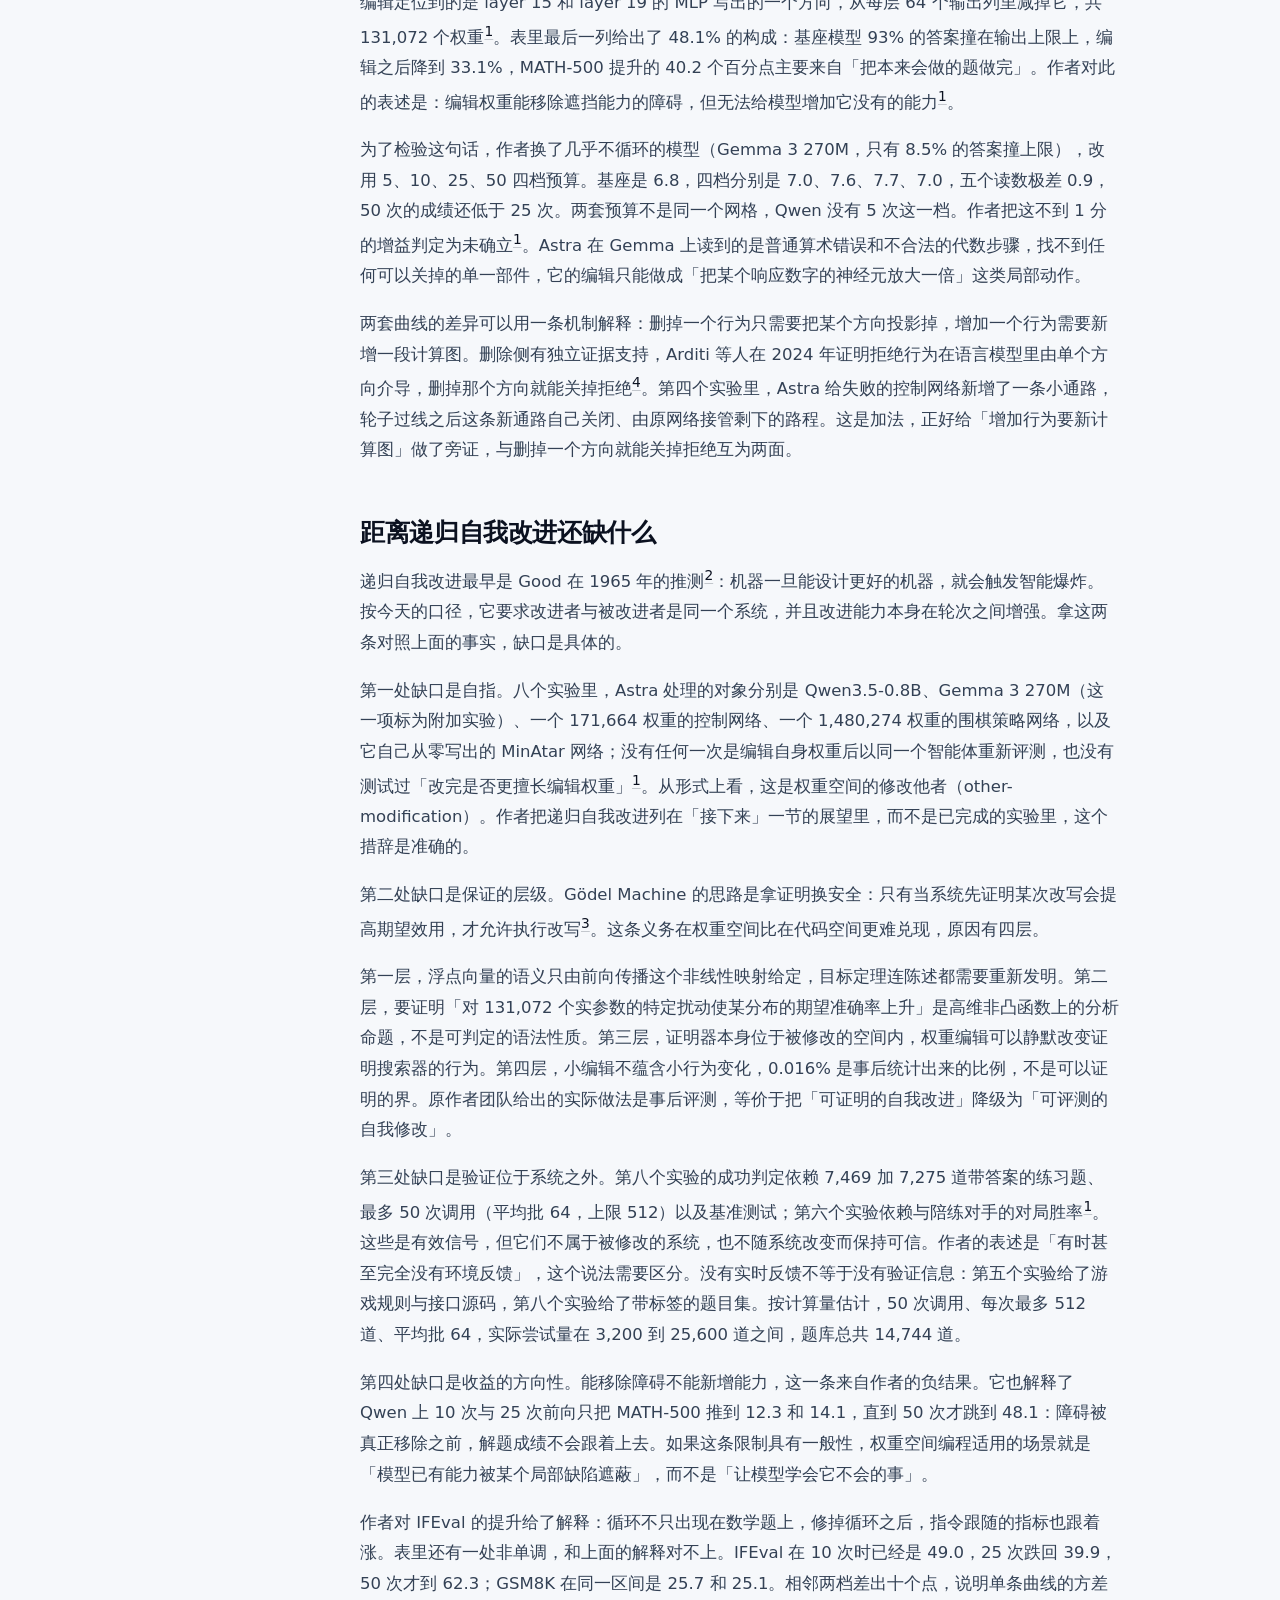
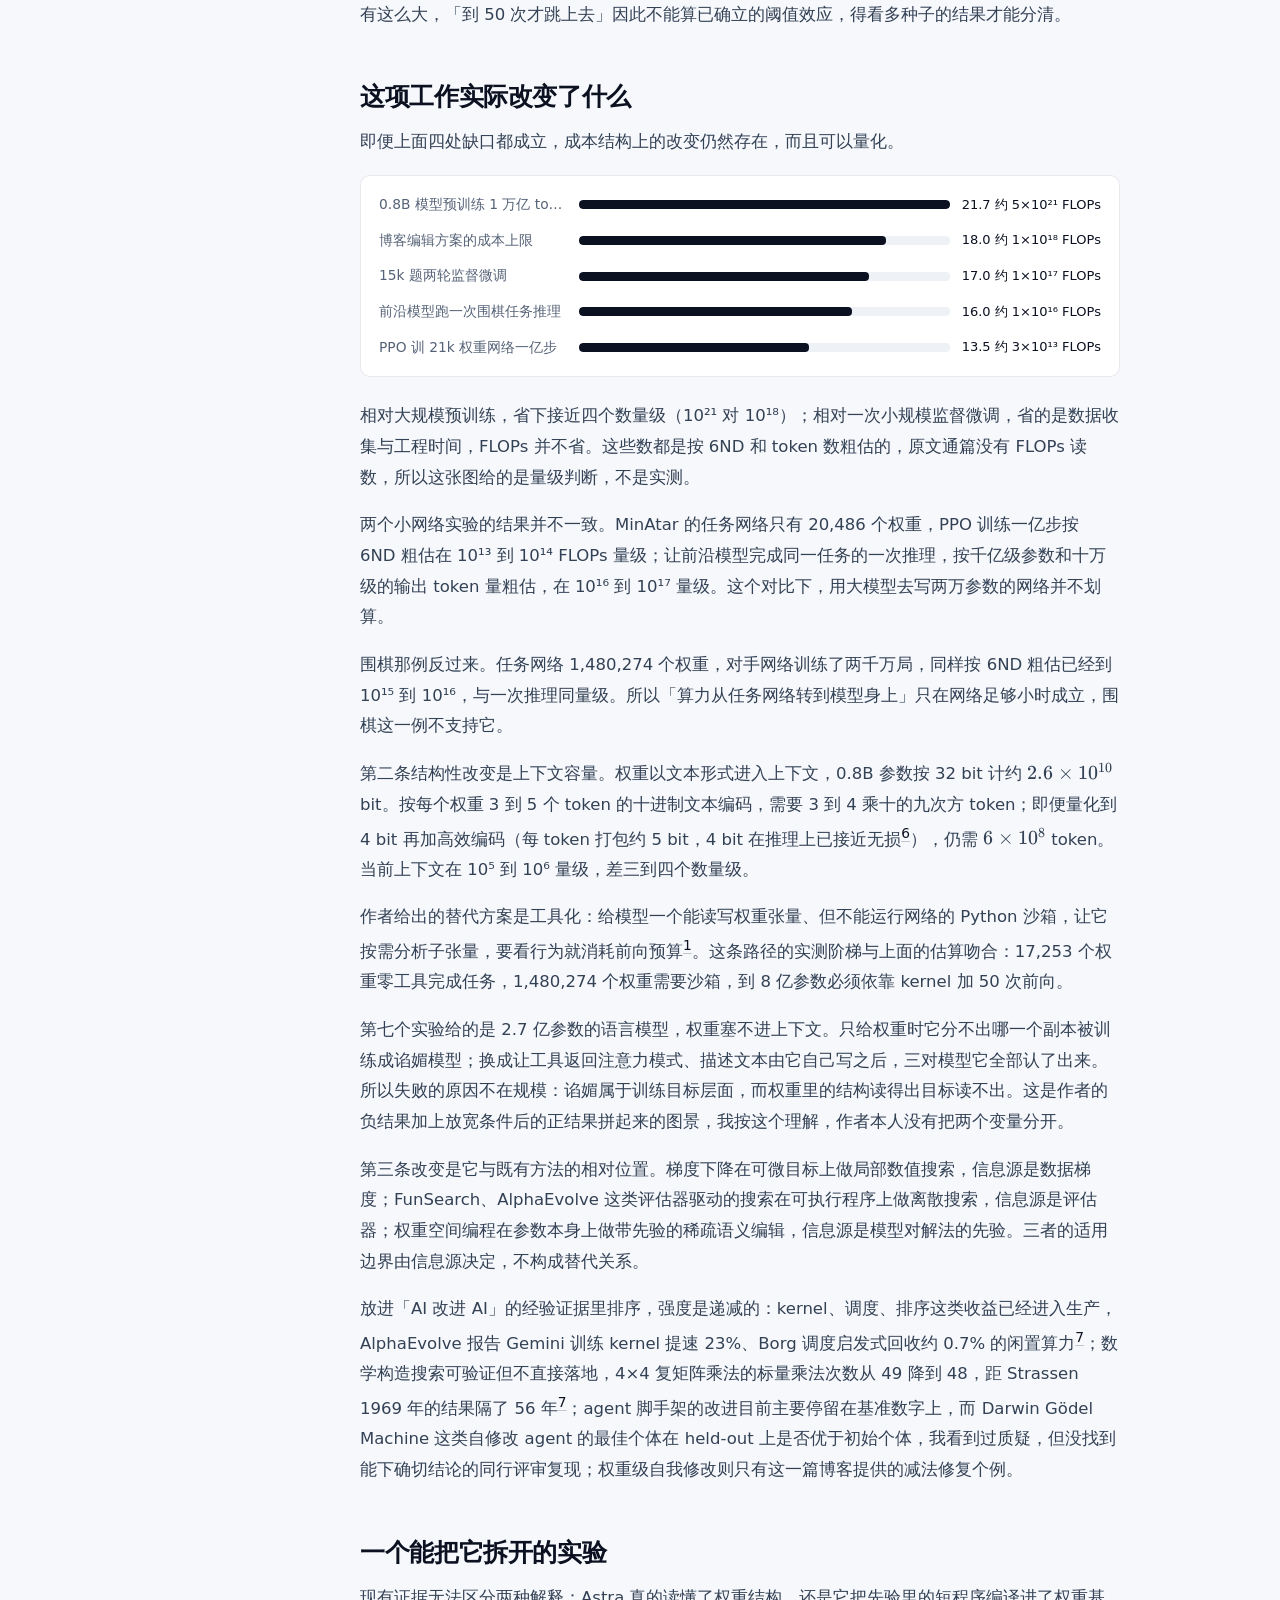
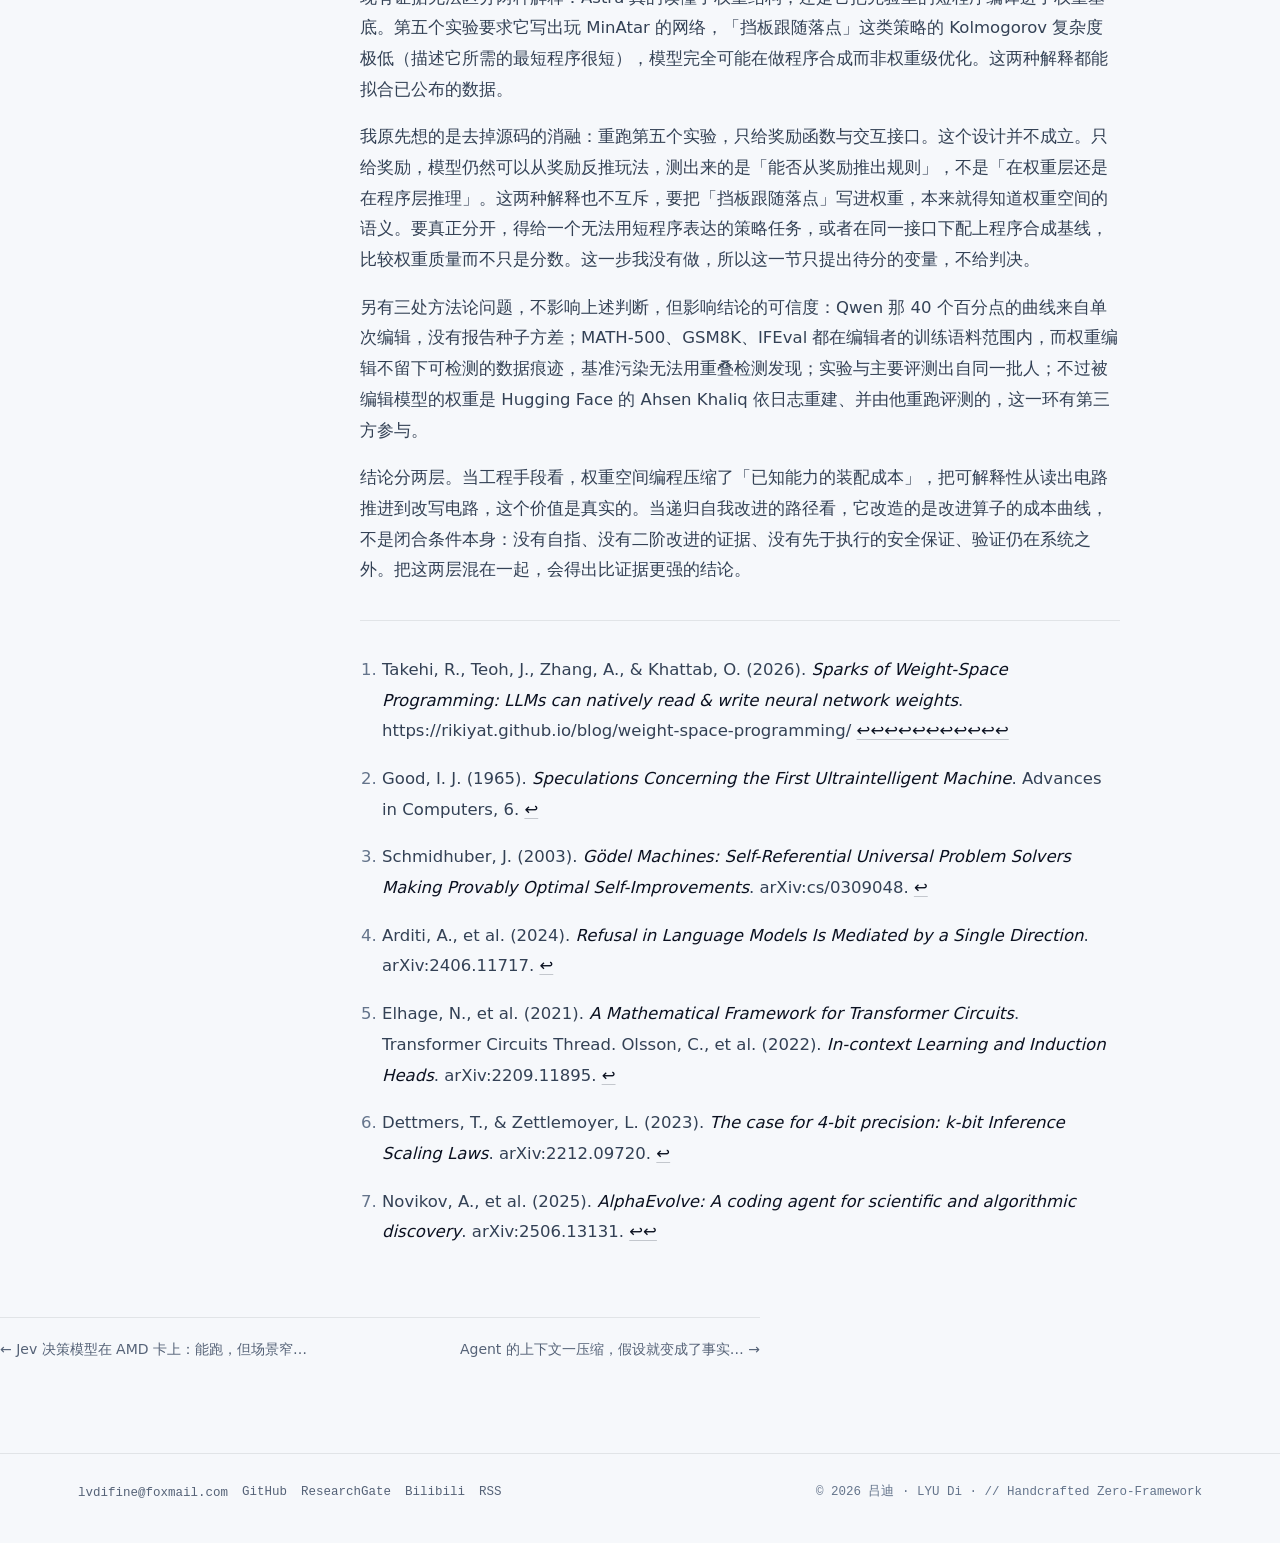
<file: blog/weight-space-programming-rsi.html>
<!DOCTYPE html>
<html lang="zh-CN">
<head>
<meta charset="UTF-8">
<meta name="viewport" content="width=device-width, initial-scale=1">
<meta name="theme-color" content="#f6f8fb">
<title>LLM 能改权重了，但它一次都没改过自己 — 吕迪</title>
<meta name="description" content="2026 年 11 月那篇 Sparks of Weight-Space Programming 在文末把权重编辑接到了递归自我改进上。这篇按三个连续问题读它的八个实验：实验究竟证明了什么、距离递归自我改进还缺什么、这项工作实际改变了什么。">
<meta name="author" content="Di Lv (吕迪)">
<link rel="canonical" href="https://lvdi-profile.vercel.app/blog/weight-space-programming-rsi.html">
<link rel="icon" href="data:image/svg+xml,%3Csvg xmlns='http://www.w3.org/2000/svg' viewBox='0 0 32 32'%3E%3Crect width='32' height='32' rx='7' fill='%2305070c'/%3E%3Ctext x='16' y='23' font-family='ui-monospace,monospace' font-size='16' font-weight='700' fill='%2300e5a0' text-anchor='middle'%3Edi%3C/text%3E%3C/svg%3E">
<link rel="alternate" type="application/atom+xml" title="吕迪 · 文章" href="/feed.xml">
<meta property="og:type" content="article">
<meta property="og:title" content="LLM 能改权重了，但它一次都没改过自己 — 吕迪">
<meta property="og:description" content="2026 年 11 月那篇 Sparks of Weight-Space Programming 在文末把权重编辑接到了递归自我改进上。这篇按三个连续问题读它的八个实验：实验究竟证明了什么、距离递归自我改进还缺什么、这项工作实际改变了什么。">
<meta property="og:url" content="https://lvdi-profile.vercel.app/blog/weight-space-programming-rsi.html">
<meta property="og:locale" content="zh_CN">
<meta property="og:site_name" content="吕迪 · LYU Di">
<meta property="og:image" content="https://lvdi-profile.vercel.app/assets/og/weight-space-programming-rsi.png">
<meta property="og:image:width" content="1200">
<meta property="og:image:height" content="630">
<meta property="og:image:alt" content="LLM 能改权重了，但它一次都没改过自己 — 吕迪">
<meta name="twitter:card" content="summary_large_image">
<meta name="twitter:image" content="https://lvdi-profile.vercel.app/assets/og/weight-space-programming-rsi.png">
<script>(function(){try{var s=localStorage.getItem('lvdi-theme');var t=(s==='dark'||s==='light')?s:(window.matchMedia&&window.matchMedia('(prefers-color-scheme: dark)').matches?'dark':'light');document.documentElement.setAttribute('data-theme',t);var m=document.querySelector('meta[name="theme-color"]');if(m)m.setAttribute('content',t==='dark'?'#05070c':'#f6f8fb');}catch(e){}})();</script>
<link rel="stylesheet" href="/assets/site.css">
<noscript><style>.reveal{opacity:1;transform:none}</style></noscript>
<link rel="stylesheet" href="/assets/vendor/katex.min.css">
</head>
<body>
<a class="skip" href="#main">跳到主要内容</a>

<header class="dock-wrap">
  <div class="dock">
    <a class="dock-brand" href="/">
      <span class="dock-logo" aria-hidden="true">di</span>
      <span>lvdi://shanghai</span>
    </a>
    <nav aria-label="主导航">
      <ul class="dock-nav" id="dockNav">
          <li><a href="/">首页</a></li>
          <li><a href="/about.html">关于</a></li>
          <li><a href="/projects.html">项目</a></li>
          <li><a href="/blog/" class="active" aria-current="page">文章</a></li>
      </ul>
    </nav>
    <div class="dock-right">
      <span class="dock-clock" id="shClock" aria-label="上海时间">SHA --:--:--</span>
      <button type="button" class="icon-btn cmd-btn" id="cmdOpen" aria-label="打开命令面板" title="快捷命令 (⌘K / Ctrl+K)">
        <svg viewBox="0 0 24 24" fill="none" stroke="currentColor" stroke-width="2" stroke-linecap="round" stroke-linejoin="round" aria-hidden="true"><circle cx="11" cy="11" r="7"/><path d="m20 20-3.5-3.5"/></svg>
        <span class="cmd-txt">⌘K</span>
      </button>
      <button type="button" class="icon-btn theme-toggle" id="themeToggle" aria-label="切换明暗主题" title="切换明暗主题 (T)">
        <svg class="icon-sun" viewBox="0 0 24 24" fill="none" stroke="currentColor" stroke-width="2" stroke-linecap="round" stroke-linejoin="round" aria-hidden="true"><circle cx="12" cy="12" r="4"/><path d="M12 2v2M12 20v2M4.93 4.93l1.41 1.41M17.66 17.66l1.41 1.41M2 12h2M20 12h2M6.34 17.66l-1.41 1.41M19.07 4.93l-1.41 1.41"/></svg>
        <svg class="icon-moon" viewBox="0 0 24 24" fill="none" stroke="currentColor" stroke-width="2" stroke-linecap="round" stroke-linejoin="round" aria-hidden="true"><path d="M12 3a6 6 0 0 0 9 9 9 9 0 1 1-9-9Z"/></svg>
      </button>
      <button type="button" class="icon-btn dock-menu-btn" id="dockMenuBtn" aria-label="展开导航" aria-expanded="false">☰</button>
    </div>
  </div>
</header>

<main id="main">
  <div class="progress" aria-hidden="true"></div>
  <article class="article">
    <div class="art-layout">
<aside class="toc-side" aria-label="目录"><nav class="toc"><p class="toc-h">本页目录</p><ul><li><a class="h2" href="#实验证明了什么">实验证明了什么</a></li><li><a class="h2" href="#距离递归自我改进还缺什么">距离递归自我改进还缺什么</a></li><li><a class="h2" href="#这项工作实际改变了什么">这项工作实际改变了什么</a></li><li><a class="h2" href="#一个能把它拆开的实验">一个能把它拆开的实验</a></li></ul></nav></aside>
      <div class="art-main">
        <div class="article-head">
          <div class="art-meta">
            <span>2026-11-03</span>
            <span class="sep">·</span>
            <span>约 11 分钟</span>
            <span>权重空间编程</span><span>递归自我改进</span><span>机制可解释性</span><span>理论边界</span>
          </div>
          <h1>LLM 能改权重了，但它一次都没改过自己</h1>
          <p class="art-sum">2026 年 11 月那篇 Sparks of Weight-Space Programming 在文末把权重编辑接到了递归自我改进上。这篇按三个连续问题读它的八个实验：实验究竟证明了什么、距离递归自我改进还缺什么、这项工作实际改变了什么。</p>
        </div>
<details class="toc-inline"><summary>本页目录（4 节）</summary><div class="toc-box"><nav class="toc"><ul><li><a class="h2" href="#实验证明了什么">实验证明了什么</a></li><li><a class="h2" href="#距离递归自我改进还缺什么">距离递归自我改进还缺什么</a></li><li><a class="h2" href="#这项工作实际改变了什么">这项工作实际改变了什么</a></li><li><a class="h2" href="#一个能把它拆开的实验">一个能把它拆开的实验</a></li></ul></nav></div></details>
        <hr class="art-rule">
        <div class="prose">
<p>2026 年 11 月 2 日，MIT CSAIL 的 Rikiya Takehi 等人发表博客《Sparks of Weight-Space Programming: LLMs can natively read &amp; write neural network weights》，报告通用前沿模型可以不经优化器、不用梯度，直接读写神经网络权重<sup id="fnref:2-1"><a class="footnote-ref" href="#fn:2-1">1</a></sup>。其中最容易传播的一组数字是：编辑 Qwen3.5-0.8B 的 131,072 个权重（占总量 0.016%），MATH-500 从 7.9% 升到 48.1%。</p>
<p>作者在文末把这条工作线接到递归自我改进上。他的说法是：今天递归自我改进通常被操作成「模型写代码去启动训练任务」；一个能检查、调试、改进自己权重的 LLM，是一条更原生的路径。</p>
<p>这个说法能否成立，取决于三个可以分开检验的问题。实验证明了什么能力？这些能力距离递归自我改进还差哪些要素？即便差这些要素，实际改变的东西值多少？这篇文章按这个顺序读那八个实验。</p>
<h2 id="实验证明了什么"><a class="anchor" href="#实验证明了什么" aria-hidden="true" tabindex="-1">#</a>实验证明了什么</h2>
<p>八个实验分三类。读取：给模型一串权重，问它这个网络被训练来做什么。修改：给一个失败的网络，让它修。合成：让它从零写出可用的权重。</p>
<p>读取部分的证据分三档，设置各不相同：实验一是开放集，候选名单根本没给它；实验三是三选一，但只给中间层权重，384 个维度带不上标签。第一个实验从 17,253 个权重判断网络被训练来玩哪个游戏，四个网络全部答对，Breakout 那一次给出的置信度是 99%，而且没有人把候选名单告诉它，全程没有工具也没有前向计算<sup id="fnref2:2-1"><a class="footnote-ref" href="#fn:2-1">1</a></sup>。第二个实验判断扩散模型生成什么形状，模型被明确禁止计算前向，它画出的每个形状都是轮廓线，而扩散模型实际生成的是实心图形。作者认为这个错误恰好说明它读的是权重几何，而不是在暗中做前向推演<sup id="fnref3:2-1"><a class="footnote-ref" href="#fn:2-1">1</a></sup>。</p>
<p>第三个实验只给四个 transformer block 的权重，没有输入输出层，384 个维度没有标签，配最多 100 次 Python 运行，它用矩阵乘积把 copying head 全部找了出来，与实测一致<sup id="fnref4:2-1"><a class="footnote-ref" href="#fn:2-1">1</a></sup>。这个结果和已有理论对得上：transformer circuits 框架早已证明 attention-only 结构的计算可以按 W_QK 与 W_OV 的乘积分解成通路，induction head 正是这样被定位的<sup id="fnref:2-5"><a class="footnote-ref" href="#fn:2-5">5</a></sup>。Astra 没有被告知这条技巧，却走到了同一个地方，说明它读的是代数结构。</p>
<p>这条能力的边界同样明显。第七个实验给两个 Gemma 3 270M 副本的权重，一个正常微调，一个被训练成谄媚模型（永远同意用户建议的答案）。微调时冻结输入嵌入和输出层，以堵掉偷看数据分布的捷径。结果仅凭权重无法区分两者<sup id="fnref5:2-1"><a class="footnote-ref" href="#fn:2-1">1</a></sup>。能读出结构，读不出训练目标。</p>
<div class="sortable">
<table>
<thead>
<tr>
<th>状态</th>
<th>MATH-500</th>
<th>GSM8K</th>
<th>IFEval</th>
<th>撞 token 上限</th>
</tr>
</thead>
<tbody>
<tr>
<td>基座</td>
<td>7.9</td>
<td>13.8</td>
<td>21.0</td>
<td>93.0</td>
</tr>
<tr>
<td>编辑，10 次前向</td>
<td>12.3</td>
<td>25.7</td>
<td>49.0</td>
<td>87.2</td>
</tr>
<tr>
<td>编辑，25 次前向</td>
<td>14.1</td>
<td>25.1</td>
<td>39.9</td>
<td>86.4</td>
</tr>
<tr>
<td>编辑，50 次前向</td>
<td>48.1</td>
<td>67.1</td>
<td>62.3</td>
<td>33.1</td>
</tr>
</tbody>
</table>
</div>
<p class="table-note">Qwen3.5-0.8B 的基座模型存在推理循环，93% 的答案撞上 32,768 token 上限。前向预算指允许的练习调用次数，一次调用最多答 512 道题、平均批 64。Qwen 只测了 10、25、50 三档。</p>

<p>编辑定位到的是 layer 15 和 layer 19 的 MLP 写出的一个方向，从每层 64 个输出列里减掉它，共 131,072 个权重<sup id="fnref6:2-1"><a class="footnote-ref" href="#fn:2-1">1</a></sup>。表里最后一列给出了 48.1% 的构成：基座模型 93% 的答案撞在输出上限上，编辑之后降到 33.1%，MATH-500 提升的 40.2 个百分点主要来自「把本来会做的题做完」。作者对此的表述是：编辑权重能移除遮挡能力的障碍，但无法给模型增加它没有的能力<sup id="fnref7:2-1"><a class="footnote-ref" href="#fn:2-1">1</a></sup>。</p>
<p>为了检验这句话，作者换了几乎不循环的模型（Gemma 3 270M，只有 8.5% 的答案撞上限），改用 5、10、25、50 四档预算。基座是 6.8，四档分别是 7.0、7.6、7.7、7.0，五个读数极差 0.9，50 次的成绩还低于 25 次。两套预算不是同一个网格，Qwen 没有 5 次这一档。作者把这不到 1 分的增益判定为未确立<sup id="fnref8:2-1"><a class="footnote-ref" href="#fn:2-1">1</a></sup>。Astra 在 Gemma 上读到的是普通算术错误和不合法的代数步骤，找不到任何可以关掉的单一部件，它的编辑只能做成「把某个响应数字的神经元放大一倍」这类局部动作。</p>
<p>两套曲线的差异可以用一条机制解释：删掉一个行为只需要把某个方向投影掉，增加一个行为需要新增一段计算图。删除侧有独立证据支持，Arditi 等人在 2024 年证明拒绝行为在语言模型里由单个方向介导，删掉那个方向就能关掉拒绝<sup id="fnref:2-4"><a class="footnote-ref" href="#fn:2-4">4</a></sup>。第四个实验里，Astra 给失败的控制网络新增了一条小通路，轮子过线之后这条新通路自己关闭、由原网络接管剩下的路程。这是加法，正好给「增加行为要新计算图」做了旁证，与删掉一个方向就能关掉拒绝互为两面。</p>
<h2 id="距离递归自我改进还缺什么"><a class="anchor" href="#距离递归自我改进还缺什么" aria-hidden="true" tabindex="-1">#</a>距离递归自我改进还缺什么</h2>
<p>递归自我改进最早是 Good 在 1965 年的推测<sup id="fnref:2-2"><a class="footnote-ref" href="#fn:2-2">2</a></sup>：机器一旦能设计更好的机器，就会触发智能爆炸。按今天的口径，它要求改进者与被改进者是同一个系统，并且改进能力本身在轮次之间增强。拿这两条对照上面的事实，缺口是具体的。</p>
<p>第一处缺口是自指。八个实验里，Astra 处理的对象分别是 Qwen3.5-0.8B、Gemma 3 270M（这一项标为附加实验）、一个 171,664 权重的控制网络、一个 1,480,274 权重的围棋策略网络，以及它自己从零写出的 MinAtar 网络；没有任何一次是编辑自身权重后以同一个智能体重新评测，也没有测试过「改完是否更擅长编辑权重」<sup id="fnref9:2-1"><a class="footnote-ref" href="#fn:2-1">1</a></sup>。从形式上看，这是权重空间的修改他者（other-modification）。作者把递归自我改进列在「接下来」一节的展望里，而不是已完成的实验里，这个措辞是准确的。</p>
<p>第二处缺口是保证的层级。Gödel Machine 的思路是拿证明换安全：只有当系统先证明某次改写会提高期望效用，才允许执行改写<sup id="fnref:2-3"><a class="footnote-ref" href="#fn:2-3">3</a></sup>。这条义务在权重空间比在代码空间更难兑现，原因有四层。</p>
<p>第一层，浮点向量的语义只由前向传播这个非线性映射给定，目标定理连陈述都需要重新发明。第二层，要证明「对 131,072 个实参数的特定扰动使某分布的期望准确率上升」是高维非凸函数上的分析命题，不是可判定的语法性质。第三层，证明器本身位于被修改的空间内，权重编辑可以静默改变证明搜索器的行为。第四层，小编辑不蕴含小行为变化，0.016% 是事后统计出来的比例，不是可以证明的界。原作者团队给出的实际做法是事后评测，等价于把「可证明的自我改进」降级为「可评测的自我修改」。</p>
<p>第三处缺口是验证位于系统之外。第八个实验的成功判定依赖 7,469 加 7,275 道带答案的练习题、最多 50 次调用（平均批 64，上限 512）以及基准测试；第六个实验依赖与陪练对手的对局胜率<sup id="fnref10:2-1"><a class="footnote-ref" href="#fn:2-1">1</a></sup>。这些是有效信号，但它们不属于被修改的系统，也不随系统改变而保持可信。作者的表述是「有时甚至完全没有环境反馈」，这个说法需要区分。没有实时反馈不等于没有验证信息：第五个实验给了游戏规则与接口源码，第八个实验给了带标签的题目集。按计算量估计，50 次调用、每次最多 512 道、平均批 64，实际尝试量在 3,200 到 25,600 道之间，题库总共 14,744 道。</p>
<p>第四处缺口是收益的方向性。能移除障碍不能新增能力，这一条来自作者的负结果。它也解释了 Qwen 上 10 次与 25 次前向只把 MATH-500 推到 12.3 和 14.1，直到 50 次才跳到 48.1：障碍被真正移除之前，解题成绩不会跟着上去。如果这条限制具有一般性，权重空间编程适用的场景就是「模型已有能力被某个局部缺陷遮蔽」，而不是「让模型学会它不会的事」。</p>
<p>作者对 IFEval 的提升给了解释：循环不只出现在数学题上，修掉循环之后，指令跟随的指标也跟着涨。表里还有一处非单调，和上面的解释对不上。IFEval 在 10 次时已经是 49.0，25 次跌回 39.9，50 次才到 62.3；GSM8K 在同一区间是 25.7 和 25.1。相邻两档差出十个点，说明单条曲线的方差有这么大，「到 50 次才跳上去」因此不能算已确立的阈值效应，得看多种子的结果才能分清。</p>
<h2 id="这项工作实际改变了什么"><a class="anchor" href="#这项工作实际改变了什么" aria-hidden="true" tabindex="-1">#</a>这项工作实际改变了什么</h2>
<p>即便上面四处缺口都成立，成本结构上的改变仍然存在，而且可以量化。</p>
<div class="bars"><div class="bar-row"><span class="bar-l" title="0.8B 模型预训练 1 万亿 token">0.8B 模型预训练 1 万亿 token</span><span class="bar-t"><span class="bar-f" data-w="100.0"></span></span><span class="bar-v">21.7 <span class="bar-n">约 5×10²¹ FLOPs</span></span></div><div class="bar-row"><span class="bar-l" title="博客编辑方案的成本上限">博客编辑方案的成本上限</span><span class="bar-t"><span class="bar-f" data-w="82.9"></span></span><span class="bar-v">18.0 <span class="bar-n">约 1×10¹⁸ FLOPs</span></span></div><div class="bar-row"><span class="bar-l" title="15k 题两轮监督微调">15k 题两轮监督微调</span><span class="bar-t"><span class="bar-f" data-w="78.3"></span></span><span class="bar-v">17.0 <span class="bar-n">约 1×10¹⁷ FLOPs</span></span></div><div class="bar-row"><span class="bar-l" title="前沿模型跑一次围棋任务推理">前沿模型跑一次围棋任务推理</span><span class="bar-t"><span class="bar-f" data-w="73.7"></span></span><span class="bar-v">16.0 <span class="bar-n">约 1×10¹⁶ FLOPs</span></span></div><div class="bar-row"><span class="bar-l" title="PPO 训 21k 权重网络一亿步">PPO 训 21k 权重网络一亿步</span><span class="bar-t"><span class="bar-f" data-w="62.2"></span></span><span class="bar-v">13.5 <span class="bar-n">约 3×10¹³ FLOPs</span></span></div></div>

<p>相对大规模预训练，省下接近四个数量级（10²¹ 对 10¹⁸）；相对一次小规模监督微调，省的是数据收集与工程时间，FLOPs 并不省。这些数都是按 6ND 和 token 数粗估的，原文通篇没有 FLOPs 读数，所以这张图给的是量级判断，不是实测。</p>
<p>两个小网络实验的结果并不一致。MinAtar 的任务网络只有 20,486 个权重，PPO 训练一亿步按 6ND 粗估在 10¹³ 到 10¹⁴ FLOPs 量级；让前沿模型完成同一任务的一次推理，按千亿级参数和十万级的输出 token 量粗估，在 10¹⁶ 到 10¹⁷ 量级。这个对比下，用大模型去写两万参数的网络并不划算。</p>
<p>围棋那例反过来。任务网络 1,480,274 个权重，对手网络训练了两千万局，同样按 6ND 粗估已经到 10¹⁵ 到 10¹⁶，与一次推理同量级。所以「算力从任务网络转到模型身上」只在网络足够小时成立，围棋这一例不支持它。</p>
<p>第二条结构性改变是上下文容量。权重以文本形式进入上下文，0.8B 参数按 32 bit 计约 <span class="katex"><span class="katex-html" aria-hidden="true"><span class="katex-base"><span class="katex-strut" style="height:0.7278em;vertical-align:-0.0833em;"></span><span class="mord">2.6</span><span class="mspace" style="margin-right:0.2222em;"></span><span class="mbin">×</span><span class="mspace" style="margin-right:0.2222em;"></span></span><span class="katex-base"><span class="katex-strut" style="height:0.8141em;"></span><span class="mord">1</span><span class="mord"><span class="mord">0</span><span class="msupsub"><span class="vlist-t"><span class="vlist-r"><span class="vlist" style="height:0.8141em;"><span style="top:-3.063em;margin-right:0.05em;"><span class="pstrut" style="height:2.7em;"></span><span class="katex-sizing reset-size6 size3 mtight"><span class="mord mtight"><span class="mord mtight">10</span></span></span></span></span></span></span></span></span></span></span></span> bit。按每个权重 3 到 5 个 token 的十进制文本编码，需要 3 到 4 乘十的九次方 token；即便量化到 4 bit 再加高效编码（每 token 打包约 5 bit，4 bit 在推理上已接近无损<sup id="fnref:2-7"><a class="footnote-ref" href="#fn:2-7">6</a></sup>），仍需 <span class="katex"><span class="katex-html" aria-hidden="true"><span class="katex-base"><span class="katex-strut" style="height:0.7278em;vertical-align:-0.0833em;"></span><span class="mord">6</span><span class="mspace" style="margin-right:0.2222em;"></span><span class="mbin">×</span><span class="mspace" style="margin-right:0.2222em;"></span></span><span class="katex-base"><span class="katex-strut" style="height:0.8141em;"></span><span class="mord">1</span><span class="mord"><span class="mord">0</span><span class="msupsub"><span class="vlist-t"><span class="vlist-r"><span class="vlist" style="height:0.8141em;"><span style="top:-3.063em;margin-right:0.05em;"><span class="pstrut" style="height:2.7em;"></span><span class="katex-sizing reset-size6 size3 mtight"><span class="mord mtight"><span class="mord mtight">8</span></span></span></span></span></span></span></span></span></span></span></span> token。当前上下文在 10⁵ 到 10⁶ 量级，差三到四个数量级。</p>
<p>作者给出的替代方案是工具化：给模型一个能读写权重张量、但不能运行网络的 Python 沙箱，让它按需分析子张量，要看行为就消耗前向预算<sup id="fnref11:2-1"><a class="footnote-ref" href="#fn:2-1">1</a></sup>。这条路径的实测阶梯与上面的估算吻合：17,253 个权重零工具完成任务，1,480,274 个权重需要沙箱，到 8 亿参数必须依靠 kernel 加 50 次前向。</p>
<p>第七个实验给的是 2.7 亿参数的语言模型，权重塞不进上下文。只给权重时它分不出哪一个副本被训练成谄媚模型；换成让工具返回注意力模式、描述文本由它自己写之后，三对模型它全部认了出来。所以失败的原因不在规模：谄媚属于训练目标层面，而权重里的结构读得出目标读不出。这是作者的负结果加上放宽条件后的正结果拼起来的图景，我按这个理解，作者本人没有把两个变量分开。</p>
<p>第三条改变是它与既有方法的相对位置。梯度下降在可微目标上做局部数值搜索，信息源是数据梯度；FunSearch、AlphaEvolve 这类评估器驱动的搜索在可执行程序上做离散搜索，信息源是评估器；权重空间编程在参数本身上做带先验的稀疏语义编辑，信息源是模型对解法的先验。三者的适用边界由信息源决定，不构成替代关系。</p>
<p>放进「AI 改进 AI」的经验证据里排序，强度是递减的：kernel、调度、排序这类收益已经进入生产，AlphaEvolve 报告 Gemini 训练 kernel 提速 23%、Borg 调度启发式回收约 0.7% 的闲置算力<sup id="fnref:2-8"><a class="footnote-ref" href="#fn:2-8">7</a></sup>；数学构造搜索可验证但不直接落地，4×4 复矩阵乘法的标量乘法次数从 49 降到 48，距 Strassen 1969 年的结果隔了 56 年<sup id="fnref2:2-8"><a class="footnote-ref" href="#fn:2-8">7</a></sup>；agent 脚手架的改进目前主要停留在基准数字上，而 Darwin Gödel Machine 这类自修改 agent 的最佳个体在 held-out 上是否优于初始个体，我看到过质疑，但没找到能下确切结论的同行评审复现；权重级自我修改则只有这一篇博客提供的减法修复个例。</p>
<h2 id="一个能把它拆开的实验"><a class="anchor" href="#一个能把它拆开的实验" aria-hidden="true" tabindex="-1">#</a>一个能把它拆开的实验</h2>
<p>现有证据无法区分两种解释：Astra 真的读懂了权重结构，还是它把先验里的短程序编译进了权重基底。第五个实验要求它写出玩 MinAtar 的网络，「挡板跟随落点」这类策略的 Kolmogorov 复杂度极低（描述它所需的最短程序很短），模型完全可能在做程序合成而非权重级优化。这两种解释都能拟合已公布的数据。</p>
<p>我原先想的是去掉源码的消融：重跑第五个实验，只给奖励函数与交互接口。这个设计并不成立。只给奖励，模型仍然可以从奖励反推玩法，测出来的是「能否从奖励推出规则」，不是「在权重层还是在程序层推理」。这两种解释也不互斥，要把「挡板跟随落点」写进权重，本来就得知道权重空间的语义。要真正分开，得给一个无法用短程序表达的策略任务，或者在同一接口下配上程序合成基线，比较权重质量而不只是分数。这一步我没有做，所以这一节只提出待分的变量，不给判决。</p>
<p>另有三处方法论问题，不影响上述判断，但影响结论的可信度：Qwen 那 40 个百分点的曲线来自单次编辑，没有报告种子方差；MATH-500、GSM8K、IFEval 都在编辑者的训练语料范围内，而权重编辑不留下可检测的数据痕迹，基准污染无法用重叠检测发现；实验与主要评测出自同一批人；不过被编辑模型的权重是 Hugging Face 的 Ahsen Khaliq 依日志重建、并由他重跑评测的，这一环有第三方参与。</p>
<p>结论分两层。当工程手段看，权重空间编程压缩了「已知能力的装配成本」，把可解释性从读出电路推进到改写电路，这个价值是真实的。当递归自我改进的路径看，它改造的是改进算子的成本曲线，不是闭合条件本身：没有自指、没有二阶改进的证据、没有先于执行的安全保证、验证仍在系统之外。把这两层混在一起，会得出比证据更强的结论。</p>
<div class="footnote">
<hr />
<ol>
<li id="fn:2-1">
<p>Takehi, R., Teoh, J., Zhang, A., &amp; Khattab, O. (2026). <em>Sparks of Weight-Space Programming: LLMs can natively read &amp; write neural network weights</em>. https://rikiyat.github.io/blog/weight-space-programming/&#160;<a class="footnote-backref" href="#fnref:2-1" title="Jump back to footnote 1 in the text">↩</a><a class="footnote-backref" href="#fnref2:2-1" title="Jump back to footnote 1 in the text">↩</a><a class="footnote-backref" href="#fnref3:2-1" title="Jump back to footnote 1 in the text">↩</a><a class="footnote-backref" href="#fnref4:2-1" title="Jump back to footnote 1 in the text">↩</a><a class="footnote-backref" href="#fnref5:2-1" title="Jump back to footnote 1 in the text">↩</a><a class="footnote-backref" href="#fnref6:2-1" title="Jump back to footnote 1 in the text">↩</a><a class="footnote-backref" href="#fnref7:2-1" title="Jump back to footnote 1 in the text">↩</a><a class="footnote-backref" href="#fnref8:2-1" title="Jump back to footnote 1 in the text">↩</a><a class="footnote-backref" href="#fnref9:2-1" title="Jump back to footnote 1 in the text">↩</a><a class="footnote-backref" href="#fnref10:2-1" title="Jump back to footnote 1 in the text">↩</a><a class="footnote-backref" href="#fnref11:2-1" title="Jump back to footnote 1 in the text">↩</a></p>
</li>
<li id="fn:2-2">
<p>Good, I. J. (1965). <em>Speculations Concerning the First Ultraintelligent Machine</em>. Advances in Computers, 6.&#160;<a class="footnote-backref" href="#fnref:2-2" title="Jump back to footnote 2 in the text">↩</a></p>
</li>
<li id="fn:2-3">
<p>Schmidhuber, J. (2003). <em>Gödel Machines: Self-Referential Universal Problem Solvers Making Provably Optimal Self-Improvements</em>. arXiv:cs/0309048.&#160;<a class="footnote-backref" href="#fnref:2-3" title="Jump back to footnote 3 in the text">↩</a></p>
</li>
<li id="fn:2-4">
<p>Arditi, A., et al. (2024). <em>Refusal in Language Models Is Mediated by a Single Direction</em>. arXiv:2406.11717.&#160;<a class="footnote-backref" href="#fnref:2-4" title="Jump back to footnote 4 in the text">↩</a></p>
</li>
<li id="fn:2-5">
<p>Elhage, N., et al. (2021). <em>A Mathematical Framework for Transformer Circuits</em>. Transformer Circuits Thread. Olsson, C., et al. (2022). <em>In-context Learning and Induction Heads</em>. arXiv:2209.11895.&#160;<a class="footnote-backref" href="#fnref:2-5" title="Jump back to footnote 5 in the text">↩</a></p>
</li>
<li id="fn:2-7">
<p>Dettmers, T., &amp; Zettlemoyer, L. (2023). <em>The case for 4-bit precision: k-bit Inference Scaling Laws</em>. arXiv:2212.09720.&#160;<a class="footnote-backref" href="#fnref:2-7" title="Jump back to footnote 6 in the text">↩</a></p>
</li>
<li id="fn:2-8">
<p>Novikov, A., et al. (2025). <em>AlphaEvolve: A coding agent for scientific and algorithmic discovery</em>. arXiv:2506.13131.&#160;<a class="footnote-backref" href="#fnref:2-8" title="Jump back to footnote 7 in the text">↩</a><a class="footnote-backref" href="#fnref2:2-8" title="Jump back to footnote 7 in the text">↩</a></p>
</li>
</ol>
</div>
        </div>
      </div>
    </div>
        <div class="art-foot">
          <a href="/blog/jev-decision-model-amd-vulkan.html">← Jev 决策模型在 AMD 卡上：能跑，但场景窄…</a><a href="/blog/finding-ledger-evidence-memory.html">Agent 的上下文一压缩，假设就变成了事实… →</a>
        </div>
  </article>

</main>

<footer class="site-footer">
  <div class="wrap foot-grid">
    <div class="foot-links">
      <button type="button" id="copyMailBtn" data-mail="lvdifine@foxmail.com" title="点击复制邮箱">lvdifine@foxmail.com</button>
      <a href="https://github.com/Aression" target="_blank" rel="noopener">GitHub</a>
      <a href="https://www.researchgate.net/profile/Di-Lv-6" target="_blank" rel="noopener">ResearchGate</a>
      <a href="https://space.bilibili.com/7676105" target="_blank" rel="noopener">Bilibili</a>
      <a href="/feed.xml">RSS</a>
    </div>
    <div>© <span id="year">2026</span> 吕迪 · LYU Di · // Handcrafted Zero-Framework</div>
  </div>
</footer>
<script src="/assets/site.js" defer></script>
</body>
</html>
</file>
<file: assets/site.css>
/* ==========================================================================
   lvdi-profile · 全面重构极客风设计系统 (v4 — Bento OS + Terminal Telemetry)
   零框架、零 CDN、@layer 分层、明暗双色语义令牌、全 GPU 合成高性能动效
   ========================================================================== */

@layer tokens, base, layout, components, legacy-subpages, motion;

@layer tokens {
  :root {
    color-scheme: light;
    --bg: #f6f8fb;
    --bg-2: #eef2f7;
    --surface: rgba(255, 255, 255, 0.86);
    --surface-solid: #ffffff;
    --surface-hi: #f8fafc;
    --glass: rgba(246, 248, 251, 0.72);
    --term-bg: #0c111b;
    --term-bar: #131b2b;
    --term-fg: #e2e8f0;
    --border: rgba(15, 23, 42, 0.09);
    --border-hi: rgba(15, 23, 42, 0.22);
    --fg: #0b1120;
    --fg-soft: #334155;
    --muted: #556277;
    --dim: #64748b;
    --ink: #0b1120;
    --ink-inv: #ffffff;
    --accent: #059669;
    --accent-2: #0284c7;
    --accent-3: #7c3aed;
    --accent-soft: rgba(5, 150, 105, 0.1);
    --accent-border: rgba(5, 150, 105, 0.36);
    --accent-glow: rgba(5, 150, 105, 0.18);
    --spot: rgba(5, 150, 105, 0.1);
    --shadow-sm: 0 2px 8px -2px rgba(15, 23, 42, 0.06);
    --shadow-md: 0 18px 40px -16px rgba(15, 23, 42, 0.14);
    --shadow-lg: 0 30px 70px -20px rgba(15, 23, 42, 0.24);
    --sans: -apple-system, BlinkMacSystemFont, 'Inter', 'Segoe UI', 'Noto Sans SC', 'PingFang SC', system-ui, sans-serif;
    --mono: ui-monospace, 'JetBrains Mono', 'Fira Code', SFMono-Regular, Menlo, Consolas, monospace;
    --wrap: 1180px;
    --r-lg: 20px;
    --r: 14px;
    --r-sm: 10px;
    --ease: cubic-bezier(0.16, 1, 0.3, 1);
    /* Subpage / code tokens */
    --bg-soft: #eef2f7;
    --card: #ffffff;
    --card-hi: #f8fafc;
    --code-bg: #f8fafc;
    --code-bar: #eef2f7;
    --tip-fg: #047857;
    --tip-bg: rgba(5, 150, 105, 0.07);
    --warn-fg: #b45309;
    --warn-bg: rgba(217, 119, 6, 0.08);
    --insight-fg: #0369a1;
    --insight-bg: rgba(2, 132, 199, 0.08);
    --danger-fg: #be123c;
    --danger-bg: rgba(190, 18, 60, 0.08);
    --target-bg: rgba(250, 204, 21, 0.22);
    --lightbox-bg: rgba(246, 248, 251, 0.94);
    --tok-kw: #0f172a;
    --tok-str: #047857;
    --tok-com: #94a3b8;
    --tok-num: #b45309;
    --tok-fn: #0369a1;
    --tok-bi: #7c3aed;
    --tok-op: #64748b;
  }

  :root[data-theme="dark"] {
    color-scheme: dark;
    --bg: #05070c;
    --bg-2: #0a0e17;
    --surface: rgba(13, 18, 29, 0.8);
    --surface-solid: #0d121d;
    --surface-hi: #121928;
    --glass: rgba(7, 10, 18, 0.72);
    --term-bg: #070a12;
    --term-bar: #0e1422;
    --term-fg: #e2e8f0;
    --border: rgba(148, 163, 184, 0.14);
    --border-hi: rgba(148, 163, 184, 0.3);
    --fg: #f1f5f9;
    --fg-soft: #cbd5e1;
    --muted: #8b9bb4;
    --dim: #64748b;
    --ink: #f1f5f9;
    --ink-inv: #05070c;
    --accent: #00e5a0;
    --accent-2: #38bdf8;
    --accent-3: #a78bfa;
    --accent-soft: rgba(0, 229, 160, 0.11);
    --accent-border: rgba(0, 229, 160, 0.42);
    --accent-glow: rgba(0, 229, 160, 0.22);
    --spot: rgba(0, 229, 160, 0.14);
    --shadow-sm: 0 2px 10px -2px rgba(0, 0, 0, 0.45);
    --shadow-md: 0 20px 48px -16px rgba(0, 0, 0, 0.72);
    --shadow-lg: 0 32px 80px -20px rgba(0, 0, 0, 0.9);
    --bg-soft: #0f1523;
    --card: #0d121d;
    --card-hi: #131b2b;
    --code-bg: #090d16;
    --code-bar: #101624;
    --tip-fg: #34d399;
    --tip-bg: rgba(16, 185, 129, 0.1);
    --warn-fg: #fbbf24;
    --warn-bg: rgba(245, 158, 11, 0.1);
    --insight-fg: #38bdf8;
    --insight-bg: rgba(56, 189, 248, 0.1);
    --danger-fg: #fb7185;
    --danger-bg: rgba(244, 63, 94, 0.11);
    --target-bg: rgba(0, 229, 160, 0.16);
    --lightbox-bg: rgba(5, 7, 12, 0.94);
    --tok-kw: #38bdf8;
    --tok-str: #34d399;
    --tok-com: #64748b;
    --tok-num: #fbbf24;
    --tok-fn: #60a5fa;
    --tok-bi: #c084fc;
    --tok-op: #94a3b8;
  }
}

@layer base {
  *, *::before, *::after { box-sizing: border-box; }
  html { scroll-behavior: smooth; scroll-padding-top: 96px; }
  body {
    margin: 0;
    background: var(--bg);
    color: var(--fg);
    font-family: var(--sans);
    font-size: 16px;
    line-height: 1.68;
    -webkit-font-smoothing: antialiased;
    text-rendering: optimizeLegibility;
    overflow-x: hidden;
    transition: background-color 0.3s var(--ease), color 0.3s var(--ease);
  }
  a { color: var(--fg); text-decoration: none; }
  ::selection { background: var(--accent-soft); color: var(--fg); }
  :focus-visible { outline: 2px solid var(--accent); outline-offset: 3px; border-radius: 6px; }
  .skip {
    position: absolute; left: -9999px; top: 0; z-index: 200;
    padding: 10px 16px; background: var(--accent); color: #03140d;
    font-family: var(--mono); font-size: 13px; font-weight: 600;
  }
  .skip:focus { left: 12px; top: 12px; border-radius: 8px; }
  ::view-transition-old(root), ::view-transition-new(root) { animation: none; mix-blend-mode: normal; }
  ::view-transition-new(root) { z-index: 9999; }
}

@layer layout {
  .wrap { max-width: var(--wrap); margin: 0 auto; padding: 0 28px; }
  @media (max-width: 640px) { .wrap { padding: 0 18px; } }

  /* 悬浮胶囊玻璃导航栏 */
  .dock-wrap {
    position: sticky;
    top: 14px;
    z-index: 80;
    padding: 0 16px;
    pointer-events: none;
  }
  .dock {
    pointer-events: auto;
    max-width: var(--wrap);
    margin: 0 auto;
    height: 58px;
    padding: 0 28px;
    display: flex;
    align-items: center;
    justify-content: space-between;
    gap: 14px;
    background: var(--glass);
    backdrop-filter: blur(18px) saturate(160%);
    -webkit-backdrop-filter: blur(18px) saturate(160%);
    border: 1px solid var(--border);
    border-radius: 999px;
    box-shadow: var(--shadow-md);
  }
  .dock-brand {
    flex: 1 1 0;
    min-width: 0;
    display: inline-flex;
    align-items: center;
    gap: 10px;
    font-family: var(--mono);
    font-size: 13.5px;
    font-weight: 700;
    color: var(--fg);
    letter-spacing: -0.01em;
  }
  .dock-logo {
    display: inline-flex;
    align-items: center;
    justify-content: center;
    width: 28px;
    height: 28px;
    border-radius: 50%;
    background: linear-gradient(135deg, var(--accent), var(--accent-2));
    color: #04130d;
    font-size: 12px;
    font-weight: 800;
    box-shadow: 0 0 16px var(--accent-glow);
  }
  .dock-nav { display: flex; align-items: center; gap: 4px; list-style: none; margin: 0; padding: 0; }
  .dock-nav a {
    display: inline-flex;
    align-items: center;
    padding: 6px 13px;
    border-radius: 999px;
    font-size: 13.8px;
    font-weight: 500;
    color: var(--muted);
    transition: color 0.18s var(--ease), background-color 0.18s var(--ease);
  }
  .dock-nav a:hover { color: var(--fg); background: var(--accent-soft); }
  .dock-nav a.active { color: var(--fg); background: var(--surface-solid); border: 1px solid var(--border); }

  .dock-right { flex: 1 1 0; display: inline-flex; align-items: center; justify-content: flex-end; gap: 8px; }
  .dock-clock {
    font-family: var(--mono);
    font-size: 11.5px;
    color: var(--dim);
    padding: 4px 10px;
    border-radius: 999px;
    background: var(--bg-2);
    border: 1px solid var(--border);
    font-variant-numeric: tabular-nums;
  }
  .icon-btn {
    display: inline-flex;
    align-items: center;
    justify-content: center;
    gap: 6px;
    height: 34px;
    padding: 0 11px;
    border-radius: 999px;
    border: 1px solid var(--border);
    background: var(--surface-solid);
    color: var(--muted);
    font-family: var(--mono);
    font-size: 12px;
    cursor: pointer;
    transition: transform 0.2s var(--ease), border-color 0.2s var(--ease), color 0.2s var(--ease);
  }
  .icon-btn:hover { color: var(--fg); border-color: var(--accent-border); transform: translateY(-1px); }
  .icon-btn svg { width: 15px; height: 15px; }
  .theme-toggle .icon-sun { display: none; }
  .theme-toggle .icon-moon { display: block; }
  :root[data-theme="dark"] .theme-toggle .icon-sun { display: block; }
  :root[data-theme="dark"] .theme-toggle .icon-moon { display: none; }
  .dock-menu-btn { display: none; }

  @media (max-width: 860px) {
    .dock-clock { display: none; }
  }
  @media (max-width: 720px) {
    .dock-menu-btn { display: inline-flex; }
    .cmd-btn .cmd-txt { display: none; }
    .dock-nav {
      display: none;
      position: absolute;
      top: 70px;
      left: 16px;
      right: 16px;
      flex-direction: column;
      align-items: stretch;
      padding: 10px;
      border-radius: var(--r);
      background: var(--surface-solid);
      border: 1px solid var(--border);
      box-shadow: var(--shadow-lg);
    }
    .dock-nav.open { display: flex; }
    .dock-nav a { padding: 10px 14px; border-radius: var(--r-sm); }
  }

  /* 全屏 Split Hero + 神经网络点阵 Canvas */
  .hero-stage {
    position: relative;
    padding: 54px 0 48px;
    overflow: hidden;
  }
  #heroCanvas {
    position: absolute;
    inset: 0;
    width: 100%;
    height: 100%;
    pointer-events: none;
    opacity: 0.72;
  }
  .hero-grid {
    position: relative;
    z-index: 2;
    display: grid;
    grid-template-columns: minmax(0, 1.12fr) minmax(0, 0.98fr);
    gap: 36px;
    align-items: center;
  }
  @media (max-width: 960px) {
    .hero-grid { grid-template-columns: 1fr; gap: 28px; }
    .hero-stage { padding: 36px 0 36px; }
  }

  .status-pill {
    display: inline-flex;
    align-items: center;
    gap: 10px;
    padding: 6px 14px;
    border-radius: 999px;
    background: var(--surface);
    border: 1px solid var(--border);
    font-family: var(--mono);
    font-size: 12px;
    color: var(--fg-soft);
    margin-bottom: 20px;
    box-shadow: var(--shadow-sm);
  }
  .pulse-dot {
    position: relative;
    width: 8px;
    height: 8px;
    border-radius: 50%;
    background: var(--accent);
    box-shadow: 0 0 10px var(--accent);
  }
  .pulse-dot::after {
    content: '';
    position: absolute;
    inset: -4px;
    border-radius: 50%;
    border: 1.5px solid var(--accent);
    animation: pulse-ring 2.2s var(--ease) infinite;
  }
  .hero-title {
    margin: 0 0 10px;
    font-size: clamp(44px, 5.8vw, 68px);
    font-weight: 800;
    line-height: 1.04;
    letter-spacing: -0.04em;
    display: flex;
    flex-wrap: wrap;
    align-items: baseline;
    gap: 14px;
  }
  .hero-title-en {
    font-family: var(--mono);
    font-size: clamp(16px, 1.8vw, 21px);
    font-weight: 600;
    color: var(--accent);
    letter-spacing: -0.01em;
  }
  .hero-tagline {
    font-family: var(--mono);
    font-size: clamp(15px, 1.5vw, 18px);
    color: var(--accent-2);
    margin: 0 0 16px;
    min-height: 1.5em;
  }
  .hero-bio {
    margin: 0 0 26px;
    font-size: 15.8px;
    color: var(--fg-soft);
    max-width: 54ch;
    line-height: 1.76;
  }
  .hero-bio strong { color: var(--fg); }
  .hero-cta { display: flex; flex-wrap: wrap; gap: 10px; }
  .btn-primary, .btn-ghost {
    display: inline-flex;
    align-items: center;
    gap: 8px;
    padding: 10px 20px;
    border-radius: 999px;
    font-family: var(--mono);
    font-size: 13.2px;
    font-weight: 600;
    cursor: pointer;
    transition: transform 0.22s var(--ease), box-shadow 0.22s var(--ease),
      background-color 0.22s var(--ease), border-color 0.22s var(--ease);
  }
  .btn-primary {
    background: linear-gradient(135deg, var(--accent), var(--accent-2));
    color: #03150e;
    border: none;
    box-shadow: 0 10px 26px -8px var(--accent-glow);
  }
  .btn-primary:hover { transform: translateY(-2px); box-shadow: 0 16px 34px -8px var(--accent-glow); }
  .btn-ghost {
    background: var(--surface);
    color: var(--fg);
    border: 1px solid var(--border-hi);
  }
  .btn-ghost:hover { transform: translateY(-2px); border-color: var(--accent-border); background: var(--surface-hi); }
}

@layer components {
  /* 交互式极客终端窗口 */
  .term-window {
    background: var(--term-bg);
    color: var(--term-fg);
    border: 1px solid rgba(148, 163, 184, 0.2);
    border-radius: var(--r-lg);
    overflow: hidden;
    box-shadow: var(--shadow-lg);
    font-family: var(--mono);
    font-size: 12.8px;
  }
  .term-bar {
    display: flex;
    align-items: center;
    justify-content: space-between;
    padding: 10px 14px;
    background: var(--term-bar);
    border-bottom: 1px solid rgba(148, 163, 184, 0.14);
  }
  .term-dots { display: inline-flex; gap: 6px; }
  .term-dots span { width: 10px; height: 10px; border-radius: 50%; }
  .term-dots span:nth-child(1) { background: #ff5f56; }
  .term-dots span:nth-child(2) { background: #ffbd2e; }
  .term-dots span:nth-child(3) { background: #27c93f; }
  .term-title { font-size: 11.5px; color: #94a3b8; }
  .term-body {
    padding: 14px 16px;
    height: 256px;
    overflow-y: auto;
    line-height: 1.62;
    scrollbar-width: thin;
  }
  .term-line { margin: 0 0 6px; white-space: pre-wrap; word-break: break-word; }
  .term-line .t-acc { color: #00e5a0; font-weight: 600; }
  .term-line .t-sky { color: #38bdf8; }
  .term-line .t-mut { color: #94a3b8; }
  .term-line .t-warn { color: #fbbf24; }
  .term-input-row {
    display: flex;
    align-items: center;
    gap: 8px;
    padding: 10px 16px;
    border-top: 1px solid rgba(148, 163, 184, 0.12);
    background: rgba(255, 255, 255, 0.02);
  }
  .term-prompt { color: #00e5a0; font-weight: 700; flex: none; }
  .term-input {
    flex: 1;
    background: none;
    border: none;
    color: #f8fafc;
    font-family: var(--mono);
    font-size: 12.8px;
    outline: none;
  }
  .term-chips {
    display: flex;
    flex-wrap: wrap;
    gap: 6px;
    padding: 8px 14px 12px;
    background: rgba(255, 255, 255, 0.015);
  }
  .term-chip {
    background: rgba(148, 163, 184, 0.1);
    color: #cbd5e1;
    border: 1px solid rgba(148, 163, 184, 0.2);
    border-radius: 6px;
    padding: 3px 8px;
    font-family: var(--mono);
    font-size: 11px;
    cursor: pointer;
    transition: background-color 0.15s, border-color 0.15s, color 0.15s;
  }
  .term-chip:hover { background: rgba(0, 229, 160, 0.15); border-color: #00e5a0; color: #00e5a0; }

  /* 区块头部 */
  .section-block { padding: 34px 0 42px; }
  .section-bar {
    display: flex;
    align-items: flex-end;
    justify-content: space-between;
    flex-wrap: wrap;
    gap: 14px;
    margin-bottom: 22px;
  }
  .section-kicker {
    font-family: var(--mono);
    font-size: 12px;
    color: var(--accent);
    text-transform: uppercase;
    letter-spacing: 0.08em;
    margin: 0 0 4px;
  }
  .section-h {
    margin: 0;
    font-size: clamp(22px, 2.4vw, 28px);
    font-weight: 700;
    letter-spacing: -0.025em;
  }
  .section-link {
    font-family: var(--mono);
    font-size: 13px;
    color: var(--muted);
    transition: color 0.18s;
  }
  .section-link:hover { color: var(--accent); }

  /* 12 列不对称 Bento Grid */
  .bento-grid {
    display: grid;
    grid-template-columns: repeat(12, minmax(0, 1fr));
    gap: 18px;
  }
  .bento-card {
    position: relative;
    background: var(--surface);
    backdrop-filter: blur(12px);
    border: 1px solid var(--border);
    border-radius: var(--r-lg);
    padding: 24px;
    display: flex;
    flex-direction: column;
    gap: 14px;
    overflow: hidden;
    box-shadow: var(--shadow-sm);
    transform-style: preserve-3d;
    transition: transform 0.25s var(--ease), border-color 0.25s var(--ease), box-shadow 0.25s var(--ease);
  }
  .bento-card::before {
    content: '';
    position: absolute;
    inset: 0;
    background: radial-gradient(380px circle at var(--mx, 50%) var(--my, 50%), var(--spot), transparent 65%);
    opacity: 0;
    transition: opacity 0.28s var(--ease);
    pointer-events: none;
  }
  .bento-card:hover {
    border-color: var(--accent-border);
    box-shadow: var(--shadow-md);
  }
  .bento-card:hover::before { opacity: 1; }
  .bento-card > * { position: relative; z-index: 1; }

  .span-7 { grid-column: span 7; }
  .span-5 { grid-column: span 5; }
  .span-4 { grid-column: span 4; }
  @media (max-width: 980px) {
    .span-7, .span-5 { grid-column: span 12; }
    .span-4 { grid-column: span 6; }
  }
  @media (max-width: 680px) {
    .span-4 { grid-column: span 12; }
  }

  .bento-meta {
    display: flex;
    align-items: center;
    justify-content: space-between;
    gap: 10px;
    font-family: var(--mono);
    font-size: 11.5px;
  }
  .badge-live {
    display: inline-flex;
    align-items: center;
    gap: 6px;
    padding: 3px 10px;
    border-radius: 999px;
    color: var(--accent);
    background: var(--accent-soft);
    border: 1px solid var(--accent-border);
  }
  .badge-muted {
    padding: 3px 10px;
    border-radius: 999px;
    color: var(--muted);
    background: var(--bg-2);
    border: 1px solid var(--border);
  }
  .bento-card h3 { margin: 0; font-size: 19px; font-weight: 700; letter-spacing: -0.02em; }
  .bento-desc { margin: 0; font-size: 14.5px; color: var(--fg-soft); line-height: 1.7; }
  .bento-desc strong { color: var(--fg); }

  /* 证据图 SVG 动效卡片 */
  .graph-viz {
    width: 100%;
    height: 104px;
    border-radius: var(--r);
    background: var(--bg-2);
    border: 1px solid var(--border);
    padding: 8px;
  }
  .graph-edge {
    stroke: var(--accent);
    stroke-width: 1.5;
    stroke-dasharray: 5 5;
    fill: none;
    opacity: 0.7;
    animation: flow-dash 2.6s linear infinite;
  }
  .graph-node rect { fill: var(--surface-solid); stroke: var(--accent-border); stroke-width: 1.2; }
  .graph-node text { fill: var(--fg); font-family: var(--mono); font-size: 10px; font-weight: 600; }

  /* 能力指标条 */
  .telemetry-list { display: flex; flex-direction: column; gap: 11px; margin-top: 2px; }
  .tel-row { display: flex; flex-direction: column; gap: 5px; }
  .tel-head { display: flex; justify-content: space-between; font-family: var(--mono); font-size: 12px; color: var(--fg-soft); }
  .tel-head span:last-child { color: var(--accent); }
  .tel-track { height: 6px; border-radius: 999px; background: var(--bg-2); overflow: hidden; }
  .tel-fill {
    height: 100%;
    width: 0;
    border-radius: 999px;
    background: linear-gradient(90deg, var(--accent), var(--accent-2));
    transition: width 0.9s var(--ease);
  }

  /* 教育与论文微卡片 */
  .cred-list { display: flex; flex-direction: column; gap: 12px; }
  .cred-item {
    padding: 10px 12px;
    border-radius: var(--r-sm);
    background: var(--bg-2);
    border: 1px solid var(--border);
  }
  .cred-t { font-size: 14px; font-weight: 650; color: var(--fg); }
  .cred-s { font-family: var(--mono); font-size: 11.5px; color: var(--muted); margin-top: 2px; }
  .cred-s em { color: var(--accent); font-style: normal; font-weight: 600; }

  .pill-row { display: flex; flex-wrap: wrap; gap: 6px; margin-top: auto; }
  .pill {
    font-family: var(--mono);
    font-size: 11.5px;
    color: var(--muted);
    background: var(--bg-2);
    border: 1px solid var(--border);
    border-radius: 6px;
    padding: 2px 8px;
  }
  .card-action {
    font-family: var(--mono);
    font-size: 12.5px;
    color: var(--accent);
    display: inline-flex;
    align-items: center;
    gap: 5px;
    margin-top: 2px;
  }
  .card-action:hover { text-decoration: underline; text-underline-offset: 3px; }

  /* 文章筛选与日志卡片 */
  .filter-bar { display: flex; flex-wrap: wrap; gap: 8px; }
  .filter-btn {
    padding: 6px 14px;
    border-radius: 999px;
    border: 1px solid var(--border);
    background: var(--surface);
    color: var(--muted);
    font-family: var(--mono);
    font-size: 12px;
    cursor: pointer;
    transition: all 0.2s var(--ease);
  }
  .filter-btn:hover { color: var(--fg); border-color: var(--accent-border); }
  .filter-btn.active {
    background: var(--accent);
    color: #03150e;
    border-color: var(--accent);
    font-weight: 700;
  }

  .log-list { display: grid; grid-template-columns: repeat(2, minmax(0, 1fr)); gap: 18px; }
  @media (max-width: 820px) { .log-list { grid-template-columns: 1fr; } }
  .log-card {
    position: relative;
    display: flex;
    flex-direction: column;
    gap: 10px;
    padding: 22px;
    border-radius: var(--r-lg);
    background: var(--surface);
    border: 1px solid var(--border);
    box-shadow: var(--shadow-sm);
    transition: transform 0.24s var(--ease), border-color 0.24s var(--ease), box-shadow 0.24s var(--ease);
  }
  .log-card[hidden] { display: none; }
  .log-card:hover { transform: translateY(-3px); border-color: var(--accent-border); box-shadow: var(--shadow-md); }
  .log-top { display: flex; justify-content: space-between; font-family: var(--mono); font-size: 12px; color: var(--dim); }
  .log-card h3 { margin: 0; font-size: 18px; line-height: 1.4; font-weight: 700; }
  .log-card:hover h3 a { color: var(--accent); }
  .log-card p { margin: 0; font-size: 14.5px; color: var(--muted); line-height: 1.72; }

  /* 页脚 */
  .site-footer {
    margin-top: 28px;
    border-top: 1px solid var(--border);
    padding: 28px 0 40px;
  }
  .foot-grid {
    display: flex;
    align-items: center;
    justify-content: space-between;
    flex-wrap: wrap;
    gap: 16px;
    font-family: var(--mono);
    font-size: 12.5px;
    color: var(--dim);
  }
  .foot-links { display: flex; flex-wrap: wrap; gap: 14px; }
  .foot-links a, .foot-links button {
    background: none;
    border: none;
    padding: 0;
    font-family: inherit;
    font-size: inherit;
    color: var(--muted);
    cursor: pointer;
    transition: color 0.18s;
  }
  .foot-links a:hover, .foot-links button:hover { color: var(--accent); }

  /* ⌘K 命令面板 */
  .cmd-backdrop {
    position: fixed;
    inset: 0;
    z-index: 220;
    background: rgba(2, 6, 12, 0.6);
    backdrop-filter: blur(8px);
    display: flex;
    align-items: flex-start;
    justify-content: center;
    padding: 13vh 16px 24px;
  }
  .cmd-backdrop[hidden] { display: none; }
  .cmd-dialog {
    width: 100%;
    max-width: 520px;
    background: var(--surface-solid);
    border: 1px solid var(--border-hi);
    border-radius: var(--r);
    box-shadow: var(--shadow-lg);
    overflow: hidden;
    animation: cmd-pop 0.18s var(--ease);
  }
  .cmd-head { display: flex; align-items: center; gap: 10px; padding: 12px 16px; border-bottom: 1px solid var(--border); }
  .cmd-prompt { font-family: var(--mono); color: var(--accent); font-weight: 700; }
  .cmd-input { flex: 1; border: none; background: none; color: var(--fg); font-family: var(--mono); font-size: 14px; outline: none; }
  .cmd-list { list-style: none; margin: 0; padding: 8px; max-height: 320px; overflow-y: auto; }
  .cmd-item {
    display: flex;
    align-items: center;
    justify-content: space-between;
    padding: 10px 12px;
    border-radius: var(--r-sm);
    color: var(--fg-soft);
    font-size: 13.8px;
    cursor: pointer;
  }
  .cmd-item[aria-selected="true"], .cmd-item:hover { background: var(--accent-soft); color: var(--fg); }
  .cmd-item-sub { font-family: var(--mono); font-size: 11.5px; color: var(--dim); }
  .cmd-item[aria-selected="true"] .cmd-item-sub { color: var(--accent); }
  .cmd-foot {
    display: flex;
    justify-content: space-between;
    padding: 8px 16px;
    border-top: 1px solid var(--border);
    background: var(--bg-2);
    font-family: var(--mono);
    font-size: 11.5px;
    color: var(--dim);
  }

  /* Toast 提示 */
  .toast {
    position: fixed;
    bottom: 22px;
    right: 22px;
    z-index: 260;
    font-family: var(--mono);
    font-size: 12.5px;
    color: var(--fg);
    background: var(--surface-solid);
    border: 1px solid var(--accent-border);
    border-radius: var(--r-sm);
    padding: 10px 15px;
    box-shadow: var(--shadow-md);
    opacity: 0;
    transform: translateY(10px);
    pointer-events: none;
    transition: opacity 0.22s var(--ease), transform 0.22s var(--ease);
  }
  .toast.show { opacity: 1; transform: translateY(0); }
}

/* 兼容现有 blog/*.html、about.html、projects.html、components.html 子页样式 */
@layer legacy-subpages {
  .progress {
    position: fixed; top: 0; left: 0; width: 100%; height: 2.5px; z-index: 90;
    background: linear-gradient(90deg, var(--accent), var(--accent-2));
    transform-origin: left center; transform: scaleX(0); will-change: transform; pointer-events: none;
  }
  .page-head { padding: 48px 0 32px; border-bottom: 1px solid var(--border); }
  .page-head h1 { font-size: clamp(30px, 4vw, 44px); margin: 0 0 10px; letter-spacing: -0.03em; }
  .page-head p { margin: 0; color: var(--muted); max-width: 62ch; }
  .article { padding: 40px 0 64px; }
  .art-layout { max-width: var(--wrap); margin: 0 auto; padding: 0 28px; display: grid; grid-template-columns: 200px minmax(0, 1fr); gap: 52px; align-items: start; }
  @media (max-width: 1024px) { .art-layout { grid-template-columns: minmax(0, 1fr); max-width: 820px; } .toc-side { display: none; } }
  @media (min-width: 1025px) { .toc-inline { display: none; } }
  .toc { position: sticky; top: 90px; max-height: calc(100vh - 120px); overflow-y: auto; font-size: 13.4px; }
  .toc ul { list-style: none; margin: 0; padding: 0; }
  .toc a { display: block; padding: 5px 10px; border-left: 2px solid var(--border); color: var(--muted); }
  .toc a.active { color: var(--accent); border-left-color: var(--accent); background: var(--accent-soft); }
  .prose { font-size: 16.5px; line-height: 1.86; color: var(--fg-soft); max-width: 760px; overflow-wrap: break-word; }
  .prose h2, .prose h3 { color: var(--fg); scroll-margin-top: 96px; }
  .prose code { font-family: var(--mono); font-size: 13.5px; background: var(--bg-soft); border: 1px solid var(--border); border-radius: 5px; padding: 1px 6px; color: var(--fg); }
  .code-block { margin: 0 0 22px; border: 1px solid var(--border); border-radius: var(--r-sm); background: var(--code-bg); overflow: hidden; }
  .code-bar { display: flex; align-items: center; gap: 10px; padding: 7px 12px; border-bottom: 1px solid var(--border); background: var(--code-bar); font-family: var(--mono); font-size: 12px; }
  .code-copy { margin-left: auto; font-family: var(--mono); font-size: 11.5px; color: var(--muted); background: var(--surface-solid); border: 1px solid var(--border); border-radius: 5px; padding: 2px 8px; cursor: pointer; }
  .prose .code-block pre { margin: 0; padding: 14px 16px; overflow-x: auto; }
  .prose .code-block pre code { background: none; border: none; padding: 0; }
  .tok-kw { color: var(--tok-kw); font-weight: 600; } .tok-str { color: var(--tok-str); }
  .tok-com { color: var(--tok-com); font-style: italic; } .tok-num { color: var(--tok-num); }
  .tok-fn { color: var(--tok-fn); } .tok-bi { color: var(--tok-bi); } .tok-op { color: var(--tok-op); }
  .box { margin: 0 0 22px; border: 1px solid var(--border); border-left: 3px solid var(--accent); border-radius: 0 var(--r-sm) var(--r-sm) 0; padding: 15px 18px; background: var(--bg-soft); }
  .box-tip { border-left-color: var(--tip-fg); background: var(--tip-bg); }
  .box-warn { border-left-color: var(--warn-fg); background: var(--warn-bg); }
  .box-insight { border-left-color: var(--insight-fg); background: var(--insight-bg); }
  .fold, .tabs, .bars, .cmp-col { border: 1px solid var(--border); border-radius: var(--r-sm); background: var(--card); margin-bottom: 22px; }
  .metrics { display: grid; grid-template-columns: repeat(auto-fit, minmax(148px, 1fr)); gap: 1px; background: var(--border); border: 1px solid var(--border); border-radius: var(--r); overflow: hidden; margin-bottom: 24px; }
  .metric { background: var(--card); padding: 18px 20px; }
  .lightbox { position: fixed; inset: 0; z-index: 200; background: var(--lightbox-bg); backdrop-filter: blur(8px); display: flex; align-items: center; justify-content: center; padding: 24px; cursor: zoom-out; }
  .lightbox[hidden] { display: none; }
  .lightbox img { max-width: 100%; max-height: 100%; border-radius: var(--r-sm); }
}

@layer motion {
  @keyframes pulse-ring {
    0% { transform: scale(0.6); opacity: 0.8; }
    85%, 100% { transform: scale(2.2); opacity: 0; }
  }
  @keyframes flow-dash {
    to { stroke-dashoffset: -20; }
  }
  @keyframes cmd-pop {
    from { opacity: 0; transform: translateY(-8px) scale(0.98); }
    to { opacity: 1; transform: none; }
  }
  .reveal {
    opacity: 0;
    transform: translate3d(0, 18px, 0);
    transition: opacity 0.6s var(--ease) var(--stagger, 0ms),
      transform 0.6s var(--ease) var(--stagger, 0ms);
    will-change: transform, opacity;
  }
  .reveal.in {
    opacity: 1;
    transform: translate3d(0, 0, 0);
    will-change: auto;
  }
  @media (prefers-reduced-motion: reduce) {
    html { scroll-behavior: auto; }
    .reveal { opacity: 1; transform: none; transition: none; }
    .pulse-dot::after, .graph-edge { animation: none; }
    * { transition: none !important; animation: none !important; }
  }
}

/* ══════════════════════════════════════════════════════════════════
   legacy-subpages 补丁层 · 由旧 site.css 原样移植
   目的：build.py 生成的子页/文章页骨架类（.art-layout/.prose/.card/
   .post-list/.two-col/.pub-list/.honor-grid/.skill-grid 等）此前只命中
   24%，导致全站子页裸奔。本层追加在 Gemini 那版 legacy 之后，
   同 layer 内后写者胜，因此以生产验证过的旧规则为准。
   变量名新旧完全兼容（旧 23 个变量新 tokens 层全部存在），故可直接移植。
   ══════════════════════════════════════════════════════════════════ */
@layer legacy-subpages {



/* 阅读进度条由新版 site.js 用 transform:scaleX() 驱动（GPU 合成），
   旧版这里是以 width 驱动的 width:0 规则，移植过来会把新条压成 0 宽，
   故在补丁层内显式让位给 @layer components 里的新版定义。 */

/* ══════════════════════════════════════════════════════════════════
   子页区块节奏（旧版 section 元素选择器规则的等价实现）
   旧 site.css 用无类元素选择器定义：
       section{padding:60px 0;border-bottom:1px solid var(--border)}
       section:last-of-type{border-bottom:none}
   这类规则在按类名移植时会被整条丢弃，导致 about/blog/projects 的
   区块间距从 120px 塌成十几像素、标题黏在正文上。
   首页的 section 都带 .hero-stage / .section-block（各自在 components
   层有 padding），因此这里显式排除，避免污染首页节奏。
   ══════════════════════════════════════════════════════════════════ */
section:not(.hero-stage):not(.section-block) {
  padding: 60px 0;
  border-bottom: 1px solid var(--border);
}
section:not(.hero-stage):not(.section-block):last-of-type {
  border-bottom: none;
}

/* 目录/锚点跳转时给吸顶 dock 留出空间（dock 高 58px） */
html { scroll-padding-top: 88px; }

.sec-head{margin:0 0 26px}

.sec-title{font-size:clamp(22px,2.2vw,28px);line-height:1.2;letter-spacing:-.02em;font-weight:600;color:var(--fg);margin:0}

.sec-note{font-size:14.5px;color:var(--muted);margin:8px 0 0}

.sec-more{margin:26px 0 0;font-size:14.5px}

.sec-more a{color:var(--muted)}

.sec-more a:hover{color:var(--fg)}



.page-head{padding:56px 0 34px;border-bottom:1px solid var(--border)}

.page-head h1{font-size:clamp(30px,4vw,44px);line-height:1.12;letter-spacing:-.03em;margin:0 0 12px;font-weight:600}

.page-head p{margin:0;color:var(--muted);font-size:16px;max-width:62ch}
@media (max-width:640px) { .page-head{padding:40px 0 26px}}



.prose-sm{max-width:none}

.prose-sm p{margin:0 0 16px;color:var(--fg-soft);font-size:16px}

.prose-sm p:last-child{margin-bottom:0}

.prose-sm strong{color:var(--fg);font-weight:600}

.two-col{display:grid;grid-template-columns:1.5fr 1fr;gap:44px;align-items:start}
@media (max-width:900px) { .two-col{grid-template-columns:1fr;gap:32px}}



.side-list{border-left:2px solid var(--border-hi);padding-left:22px}

.side-item{margin:0 0 20px}

.side-item:last-child{margin-bottom:0}

.side-t{font-weight:600;color:var(--fg);font-size:15px}

.side-s{font-size:13.5px;color:var(--muted);margin-top:2px}

.side-d{font-size:14px;color:var(--fg-soft);margin-top:6px}

.side-d em{color:var(--fg);font-style:normal;font-weight:500}



.card-grid{display:grid;grid-template-columns:repeat(2,1fr);gap:16px}
@media (max-width:900px) { .card-grid{grid-template-columns:1fr}}

.card{background:var(--card);border:1px solid var(--border);border-radius:var(--r);padding:22px;
  display:flex;flex-direction:column;gap:10px;transition:border-color .2s,background .2s}

.card:hover{border-color:var(--border-hi);background:var(--card-hi)}

.card h3{font-size:16.5px;line-height:1.45;margin:0;font-weight:600;letter-spacing:-.01em}

.card h3 a{color:var(--fg)}

.card h3 a:hover{text-decoration:underline;text-underline-offset:3px}

.card ul{margin:0;padding-left:0;list-style:none}

.card ul li{position:relative;padding-left:16px;font-size:14.8px;color:var(--fg-soft);margin-bottom:6px;line-height:1.7}

.card ul li:last-child{margin-bottom:0}

.card ul li::before{content:'';position:absolute;left:0;top:.68em;width:4px;height:4px;border-radius:50%;background:var(--dim)}

.card-top{display:flex;flex-wrap:wrap;align-items:center;gap:8px}

.card-role{font-size:12.5px;color:var(--muted);background:var(--bg-soft);border-radius:6px;padding:3px 10px;white-space:nowrap}

.stack{display:flex;flex-wrap:wrap;gap:6px;margin-top:auto;padding-top:6px}

.stack span{font-size:12px;color:var(--muted);background:var(--bg-soft);border:1px solid var(--border);
  border-radius:6px;padding:2px 8px}

.card-links{display:flex;flex-wrap:wrap;gap:14px;margin-top:2px}

.card-links a{font-size:13px;color:var(--muted)}

.card-links a:hover{color:var(--fg)}

.grp + .grp{border-top:1px solid var(--border)}



.pub-list{list-style:none;margin:0;padding:0;border-top:1px solid var(--border)}

.pub-item{padding:18px 0;border-bottom:1px solid var(--border)}

.pub-meta-line{display:flex;flex-wrap:wrap;align-items:center;gap:10px;font-size:13px;color:var(--muted);margin:0 0 6px}

.pub-meta-line .venue{color:var(--fg);font-weight:500}

.pub-meta-line .role{color:var(--dim)}
/* 元信息之间加显式分隔符，会议名长短不一时靠 · 切断，比纯留白更好扫读 */
.pub-meta-line > span + span::before{content:'·';margin-right:10px;color:var(--border-hi);font-weight:400}
/* 最后一条不再画线，避免和区块底部的分隔线形成双线 */
.pub-item:last-child{padding-bottom:0;border-bottom:none}
/* 限行宽 + 均衡换行，长英文标题不再横贯整栏、也不留孤行短尾 */
.pub-t{text-wrap:pretty}
/* 作者列表里突出本人 */
.pub-authors .me{color:var(--fg);font-weight:600}

.pub-t{font-size:15.5px;line-height:1.5;color:var(--fg);margin:0;font-weight:500}

.pub-t a{color:var(--fg)}

.pub-t a:hover{text-decoration:underline;text-underline-offset:3px}

.pub-authors{font-size:13.5px;color:var(--dim);margin:6px 0 0}



.honor-grid{display:grid;grid-template-columns:repeat(2,1fr);gap:1px;background:var(--border);
  border:1px solid var(--border);border-radius:var(--r);overflow:hidden}

.honor{background:var(--card);padding:18px 20px;display:flex;justify-content:space-between;align-items:baseline;gap:12px}

.honor-t{font-size:15px;color:var(--fg);font-weight:500}

.honor-t small{display:block;font-size:12.5px;color:var(--dim);font-weight:400;margin-top:2px}

.honor-y{font-size:13.5px;color:var(--muted);white-space:nowrap}
@media (max-width:760px) { .honor-grid{grid-template-columns:1fr}}



.skill-grid{display:grid;grid-template-columns:repeat(2,1fr);gap:26px 44px}

.skill-h{font-size:14px;color:var(--muted);font-weight:500;margin:0 0 10px;letter-spacing:.01em}

.skill-list{display:flex;flex-wrap:wrap;gap:7px}

.skill-list span{font-size:13.5px;color:var(--fg-soft);background:var(--bg-soft);border:1px solid var(--border);
  border-radius:6px;padding:4px 11px}
@media (max-width:760px) { .skill-grid{grid-template-columns:1fr}}



.post-list{list-style:none;margin:0;padding:0;border-top:1px solid var(--border)}

.post-item{padding:22px 0;border-bottom:1px solid var(--border);display:grid;grid-template-columns:112px 1fr;gap:22px}

.post-date{font-size:13.5px;color:var(--dim);font-variant-numeric:tabular-nums;padding-top:3px}

.post-h{font-size:19px;line-height:1.42;margin:0 0 8px;font-weight:600;letter-spacing:-.015em}

.post-h a{color:var(--fg)}

.post-h a:hover{text-decoration:underline;text-underline-offset:3px}

.post-sum{margin:0 0 10px;font-size:14.8px;color:var(--muted);line-height:1.7}

.post-tags{display:flex;flex-wrap:wrap;gap:8px;font-size:12.5px;color:var(--dim)}

.post-tags span{background:var(--bg-soft);border:1px solid var(--border);border-radius:6px;padding:2px 9px}
@media (max-width:640px) { .post-item{grid-template-columns:1fr;gap:6px} .post-date{padding-top:0}}



.pager{display:flex;align-items:center;gap:6px;margin:34px 0 0;flex-wrap:wrap}

.pager[hidden]{display:none}

.pager button{font-family:var(--sans);font-size:14px;color:var(--muted);background:var(--card);
  border:1px solid var(--border);border-radius:var(--r-sm);padding:7px 13px;cursor:pointer;
  transition:background .18s,color .18s,border-color .18s}

.pager button:hover:not(:disabled){background:var(--bg-soft);color:var(--fg);border-color:var(--border-hi)}

.pager button[aria-current="page"]{background:var(--ink);color:var(--ink-inv);border-color:var(--ink)}

.pager button:disabled{opacity:.42;cursor:default}



.article{padding:40px 0 64px}


.art-layout{max-width:1120px;margin:0 auto;padding:0 32px;
  display:grid;grid-template-columns:196px minmax(0,1fr);gap:52px;align-items:start}
@media (max-width:1024px) {
  
  .art-layout{grid-template-columns:minmax(0,1fr);gap:0;max-width:820px}}
@media (max-width:640px) { .art-layout{padding:0 20px}}



.toc{position:sticky;top:88px;max-height:calc(100vh - 116px);overflow-y:auto;
  font-size:13.4px;line-height:1.6;padding-right:4px;scrollbar-width:thin}

.toc-h{font-size:11.5px;letter-spacing:.08em;text-transform:uppercase;color:var(--dim);
  margin:0 0 12px;font-weight:600}

.toc ul{list-style:none;margin:0;padding:0}

.toc li{margin:0}

.toc a{display:block;padding:5px 10px;border-left:2px solid var(--border);color:var(--muted);
  transition:color .16s,border-color .16s,background .16s}

.toc a:hover{color:var(--fg);text-decoration:none;background:var(--bg-soft)}
@media (max-width:1024px) { .toc-side{display:none}}
@media (min-width:1025px) { .toc-inline{display:none}}


.toc-inline{margin:0 0 26px;border:1px solid var(--border);border-radius:var(--r-sm);background:var(--bg-soft);max-width:760px}

.toc-inline>summary{padding:11px 15px;font-size:14px;color:var(--muted);cursor:pointer;list-style:none;
  display:flex;align-items:center;justify-content:space-between;gap:10px}

.toc-inline>summary::-webkit-details-marker{display:none}

.toc-inline>summary::after{content:'▾';color:var(--dim);font-size:12px;transition:transform .2s}

.toc-inline[open]>summary::after{transform:rotate(180deg)}

.toc-inline .toc-box{padding:4px 10px 12px;border-top:1px solid var(--border)}

.toc-inline .toc{position:static;max-height:none;overflow:visible}



.article-head{max-width:760px}

.art-meta{display:flex;flex-wrap:wrap;align-items:center;gap:8px;margin:0 0 16px;font-size:12.5px;color:var(--muted)}

.art-meta span{background:var(--bg-soft);border-radius:6px;padding:3px 10px}

.art-meta .sep{background:none;padding:0;color:var(--dim)}

.article-head h1{font-size:clamp(27px,3.6vw,38px);line-height:1.22;letter-spacing:-.025em;margin:0 0 16px;font-weight:600}

.art-sum{margin:0;color:var(--muted);font-size:15.5px;line-height:1.72}

.art-rule{border:none;border-top:1px solid var(--border);margin:26px 0 8px;max-width:760px}



.prose{font-size:16.5px;line-height:1.86;color:var(--fg-soft);max-width:760px;
  overflow-wrap:break-word}
   
.prose a,.prose code{overflow-wrap:anywhere}

.prose>:first-child{margin-top:0}

.prose h2{font-size:clamp(21px,2.2vw,25px);line-height:1.32;letter-spacing:-.015em;color:var(--fg);
  margin:50px 0 14px;font-weight:600;scroll-margin-top:88px;position:relative}

.prose h3{font-size:18px;line-height:1.4;color:var(--fg);margin:32px 0 10px;font-weight:600;scroll-margin-top:88px;position:relative}

.prose h2 .anchor,.prose h3 .anchor{position:absolute;left:-.62em;top:0;color:var(--border-hi);opacity:0;
  text-decoration:none;font-weight:400;transition:opacity .15s,color .15s}

.prose h2:hover .anchor,.prose h3:hover .anchor{opacity:1}

.prose h2 .anchor:hover,.prose h3 .anchor:hover{color:var(--fg);text-decoration:none}

.prose p{margin:0 0 17px}

.prose strong{color:var(--fg);font-weight:600}

.prose em{font-style:italic;color:var(--fg)}

.prose a{color:var(--fg);text-decoration:underline;text-underline-offset:3px;text-decoration-color:var(--border-hi)}

.prose a:hover{text-decoration-color:var(--fg)}

.prose ul,.prose ol{margin:0 0 17px;padding-left:22px}

.prose li{margin:0 0 8px}

.prose li::marker{color:var(--dim)}

.prose blockquote{margin:0 0 22px;padding:14px 19px;background:var(--bg-soft);border-left:2px solid var(--border-hi);
  border-radius:0 var(--r-sm) var(--r-sm) 0;color:var(--muted);font-size:15.5px}

.prose blockquote p:last-child{margin:0}

.prose hr{border:none;border-top:1px solid var(--border);margin:34px 0}

.prose img{max-width:100%;height:auto;border-radius:var(--r-sm);border:1px solid var(--border);display:block}

.prose code{font-family:var(--mono);font-size:13.8px;background:var(--bg-soft);border:1px solid var(--border);
  border-radius:5px;padding:1px 5px;color:var(--fg);overflow-wrap:anywhere}

.prose kbd{font-family:var(--mono);font-size:12.5px;background:var(--card);border:1px solid var(--border-hi);
  border-bottom-width:2px;border-radius:5px;padding:1px 6px;color:var(--fg)}

.prose table{display:block;width:100%;overflow-x:auto;border-collapse:collapse;margin:0 0 24px;font-size:14.8px}

.prose th,.prose td{border:1px solid var(--border);padding:9px 13px;text-align:left;vertical-align:top}

.prose th{background:var(--bg-soft);color:var(--fg);font-weight:600;white-space:nowrap}

.prose td code{font-size:12.8px}



.code-block{position:relative;margin:0 0 22px;border:1px solid var(--border);border-radius:var(--r-sm);
  background:var(--code-bg);overflow:hidden}

.code-bar{display:flex;align-items:center;gap:12px;
  padding:6px 12px;border-bottom:1px solid var(--border);background:var(--code-bar)}

.code-title{font-family:var(--mono);font-size:12px;color:var(--muted);
  overflow:hidden;text-overflow:ellipsis;white-space:nowrap}

.code-lang{font-family:var(--mono);font-size:11.5px;color:var(--dim);letter-spacing:.04em;
  text-transform:uppercase;margin-left:auto}

.code-copy{font-family:var(--sans);font-size:11.5px;color:var(--dim);background:var(--card);border:1px solid var(--border);
  border-radius:5px;padding:2px 8px;cursor:pointer;transition:color .15s,border-color .15s,background .15s;flex:none}

.code-copy:hover{color:var(--fg);border-color:var(--border-hi);background:var(--bg-soft)}

.prose .code-block pre{margin:0;border:none;border-radius:0;background:none;padding:14px 16px;overflow-x:auto}

.prose .code-block pre code{background:none;border:none;border-radius:0;padding:0;font-size:13.2px;
  line-height:1.62;color:var(--fg);white-space:pre;overflow-wrap:normal}


.tok-kw{color:var(--tok-kw);font-weight:600}

.tok-str{color:var(--tok-str)}

.tok-com{color:var(--tok-com);font-style:italic}

.tok-num{color:var(--tok-num)}

.tok-fn{color:var(--tok-fn)}

.tok-bi{color:var(--tok-bi)}



.katex{font-size:1.03em}

.katex-display{margin:26px 0;overflow-x:auto;overflow-y:hidden;padding:2px 0}

.katex-display>.katex{white-space:nowrap}



.art-foot{margin-top:52px;padding-top:20px;border-top:1px solid var(--border);max-width:760px;
  display:flex;justify-content:space-between;flex-wrap:wrap;gap:12px;font-size:14px}

.art-foot a{color:var(--muted)}

.art-foot a:hover{color:var(--fg)}





.box{margin:0 0 22px;border:1px solid var(--border);border-left:3px solid var(--border-hi);
  border-radius:0 var(--r-sm) var(--r-sm) 0;padding:15px 18px;background:var(--bg-soft)}

.box-h{margin:0 0 7px;font-size:12.5px;font-weight:600;letter-spacing:.05em;text-transform:uppercase;color:var(--muted)}

.box-b>:last-child{margin-bottom:0}

.box-b p{margin:0 0 12px}

.box-note{border-left-color:var(--ink)}

.box-note .box-h{color:var(--fg)}

.box-tip{border-left-color:var(--tip-fg);background:var(--tip-bg)}

.box-tip .box-h{color:var(--tip-fg)}

.box-warn{border-left-color:var(--warn-fg);background:var(--warn-bg)}

.box-warn .box-h{color:var(--warn-fg)}

.box-insight{border-left-color:var(--insight-fg);background:var(--insight-bg)}

.box-insight .box-h{color:var(--insight-fg)}



.quote{margin:0 0 22px;padding:0 0 0 18px;border-left:2px solid var(--ink)}

.quote p{font-size:17px;line-height:1.75;color:var(--fg);margin:0 0 10px}

.quote p.quote-src{margin:0;font-size:13.5px;color:var(--dim)}



.fold{margin:0 0 22px;border:1px solid var(--border);border-radius:var(--r-sm);background:var(--card);overflow:hidden}

.fold>summary{padding:12px 16px;font-size:14.8px;color:var(--fg);font-weight:500;cursor:pointer;
  list-style:none;display:flex;align-items:center;gap:10px;background:var(--bg-soft)}

.fold>summary::-webkit-details-marker{display:none}

.fold>summary::before{content:'▸';color:var(--dim);font-size:12px;transition:transform .18s;flex:none}

.fold[open]>summary::before{transform:rotate(90deg)}

.fold[open]>summary{border-bottom:1px solid var(--border)}

.fold-b{padding:16px 18px 2px}

.fold-b>:last-child{margin-bottom:16px}



.tabs{margin:0 0 24px;border:1px solid var(--border);border-radius:var(--r-sm);overflow:hidden;background:var(--card)}

.tabs-bar{display:flex;flex-wrap:wrap;background:var(--bg-soft);border-bottom:1px solid var(--border)}

.tabs-bar button{font-family:var(--sans);font-size:13.8px;color:var(--muted);background:none;border:none;
  border-bottom:2px solid transparent;padding:10px 16px;cursor:pointer;
  transition:color .16s,border-color .16s,background .16s}

.tabs-bar button:hover{color:var(--fg);background:var(--bg-soft)}

.tabs-bar button[aria-selected="true"]{color:var(--fg);border-bottom-color:var(--ink);font-weight:500;background:var(--card)}

.tab-pane{padding:16px 18px 2px}

.tab-pane[hidden]{display:none}

.tab-pane>:last-child{margin-bottom:16px}



.metrics{display:grid;grid-template-columns:repeat(auto-fit,minmax(148px,1fr));gap:1px;
  background:var(--border);border:1px solid var(--border);border-radius:var(--r);overflow:hidden;margin:0 0 24px}

.metrics p{margin:0}

.metric{background:var(--card);padding:18px 20px}

.metric-v{font-size:clamp(24px,3vw,32px);line-height:1.1;font-weight:600;letter-spacing:-.02em;
  color:var(--fg);font-variant-numeric:tabular-nums}

.metric-v small{font-size:.52em;font-weight:500;color:var(--dim);margin-left:2px}

.metric-l{font-size:13px;color:var(--muted);margin:7px 0 0}

.metric-n{font-size:12px;color:var(--dim);margin:3px 0 0}

.metric-up .metric-v{color:var(--tip-fg)}



.steps{margin:0 0 24px;counter-reset:step}

.steps>.step{position:relative;padding:0 0 20px 42px;counter-increment:step}

.steps>.step:last-child{padding-bottom:0}

.steps>.step::before{content:counter(step);position:absolute;left:0;top:1px;width:26px;height:26px;
  border:1px solid var(--border-hi);border-radius:50%;background:var(--card);color:var(--fg);
  font-size:12.5px;font-weight:600;display:flex;align-items:center;justify-content:center;
  font-variant-numeric:tabular-nums}

.steps>.step:not(:last-child)::after{content:'';position:absolute;left:13px;top:31px;bottom:2px;
  width:1px;background:var(--border)}

.step-t{font-size:15.5px;font-weight:600;color:var(--fg);margin:2px 0 6px}

.step-b>:last-child{margin-bottom:0}

.step-b p{margin:0 0 10px}



.fig{margin:0 0 26px}

.fig-b{border:1px solid var(--border);border-radius:var(--r-sm);background:var(--bg-soft);padding:14px;overflow-x:auto}

.fig figcaption{margin:10px 0 0;font-size:13.5px;color:var(--muted);line-height:1.6}

.fig figcaption b{color:var(--fg);font-weight:600}



.aside{margin:0 0 22px;padding:12px 16px;border:1px dashed var(--border-hi);border-radius:var(--r-sm);
  background:var(--card-hi);font-size:14px;color:var(--muted);line-height:1.7}

.aside-h{font-size:11.5px;letter-spacing:.07em;text-transform:uppercase;color:var(--dim);
  font-weight:600;margin:0 0 6px}

.aside>:last-child{margin-bottom:0}

.aside p{margin:0 0 10px}



.compare{display:grid;grid-template-columns:repeat(auto-fit,minmax(220px,1fr));gap:14px;margin:0 0 24px}

.cmp-col{border:1px solid var(--border);border-radius:var(--r-sm);padding:16px 18px;background:var(--card)}

.cmp-h{margin:0 0 10px;font-size:12.5px;font-weight:600;letter-spacing:.04em;color:var(--muted);
  text-transform:uppercase;padding-bottom:8px;border-bottom:1px solid var(--border)}

.cmp-col>:last-child{margin-bottom:0}

.cmp-col p{margin:0 0 10px}



.bars{margin:0 0 24px;border:1px solid var(--border);border-radius:var(--r-sm);padding:16px 18px;background:var(--card)}

.bar-row{display:grid;grid-template-columns:minmax(66px,26%) 1fr auto;gap:12px;align-items:center;
  margin:0 0 10px;font-size:13.8px}

.bar-row:last-child{margin-bottom:0}

.bar-l{color:var(--muted);overflow:hidden;text-overflow:ellipsis;white-space:nowrap}

.bar-t{background:var(--bg-soft);border-radius:4px;height:9px;overflow:hidden}

.bar-f{display:block;height:100%;background:var(--ink);border-radius:4px;transition:width .6s cubic-bezier(.2,.7,.3,1)}

.bar-v{font-variant-numeric:tabular-nums;color:var(--fg);font-size:13px;font-weight:500;white-space:nowrap}



.sortable{margin:0 0 22px;overflow-x:auto}

.prose .sortable table{display:table;width:100%;overflow:visible;margin:0;font-size:14.2px}

.sortable th{cursor:pointer;user-select:none;position:relative;padding-right:26px}

.sortable th::after{content:'↕';position:absolute;right:9px;top:50%;transform:translateY(-50%);
  color:var(--border-hi);font-size:11px}

.sortable th[data-dir="asc"]::after{content:'↑';color:var(--fg)}

.sortable th[data-dir="desc"]::after{content:'↓';color:var(--fg)}

.sortable th:hover{background:var(--bg-soft)}

.table-note{margin:8px 0 22px;font-size:12.5px;color:var(--dim)}



.dl{display:grid;grid-template-columns:auto 1fr;margin:0 0 22px;
  border-top:1px solid var(--border);font-size:14.5px}

.dl dt{padding:9px 18px 9px 0;color:var(--muted);border-bottom:1px solid var(--border);white-space:nowrap}

.dl dd{padding:9px 0;margin:0;color:var(--fg-soft);border-bottom:1px solid var(--border);
  display:flex;flex-wrap:wrap;gap:8px;align-items:center}

.dl dd code{font-size:12.8px}
@media (max-width:560px) { .dl{grid-template-columns:1fr} .dl dt{padding-bottom:0;border-bottom:none} .dl dd{padding-top:2px}}
@media (prefers-reduced-motion:reduce) {
  .bar-f{transition:none}}
@media print {
  .art-layout{grid-template-columns:1fr}
  .tab-pane[hidden]{display:block!important}
  .fold-b{display:block!important}
  .fold>summary{background:none}
  .box,.fold,.tabs,.bars,.metrics,.cmp-col,.fig-b{border-color:var(--border-hi)}
  .prose{max-width:100%}}
}
</file>
